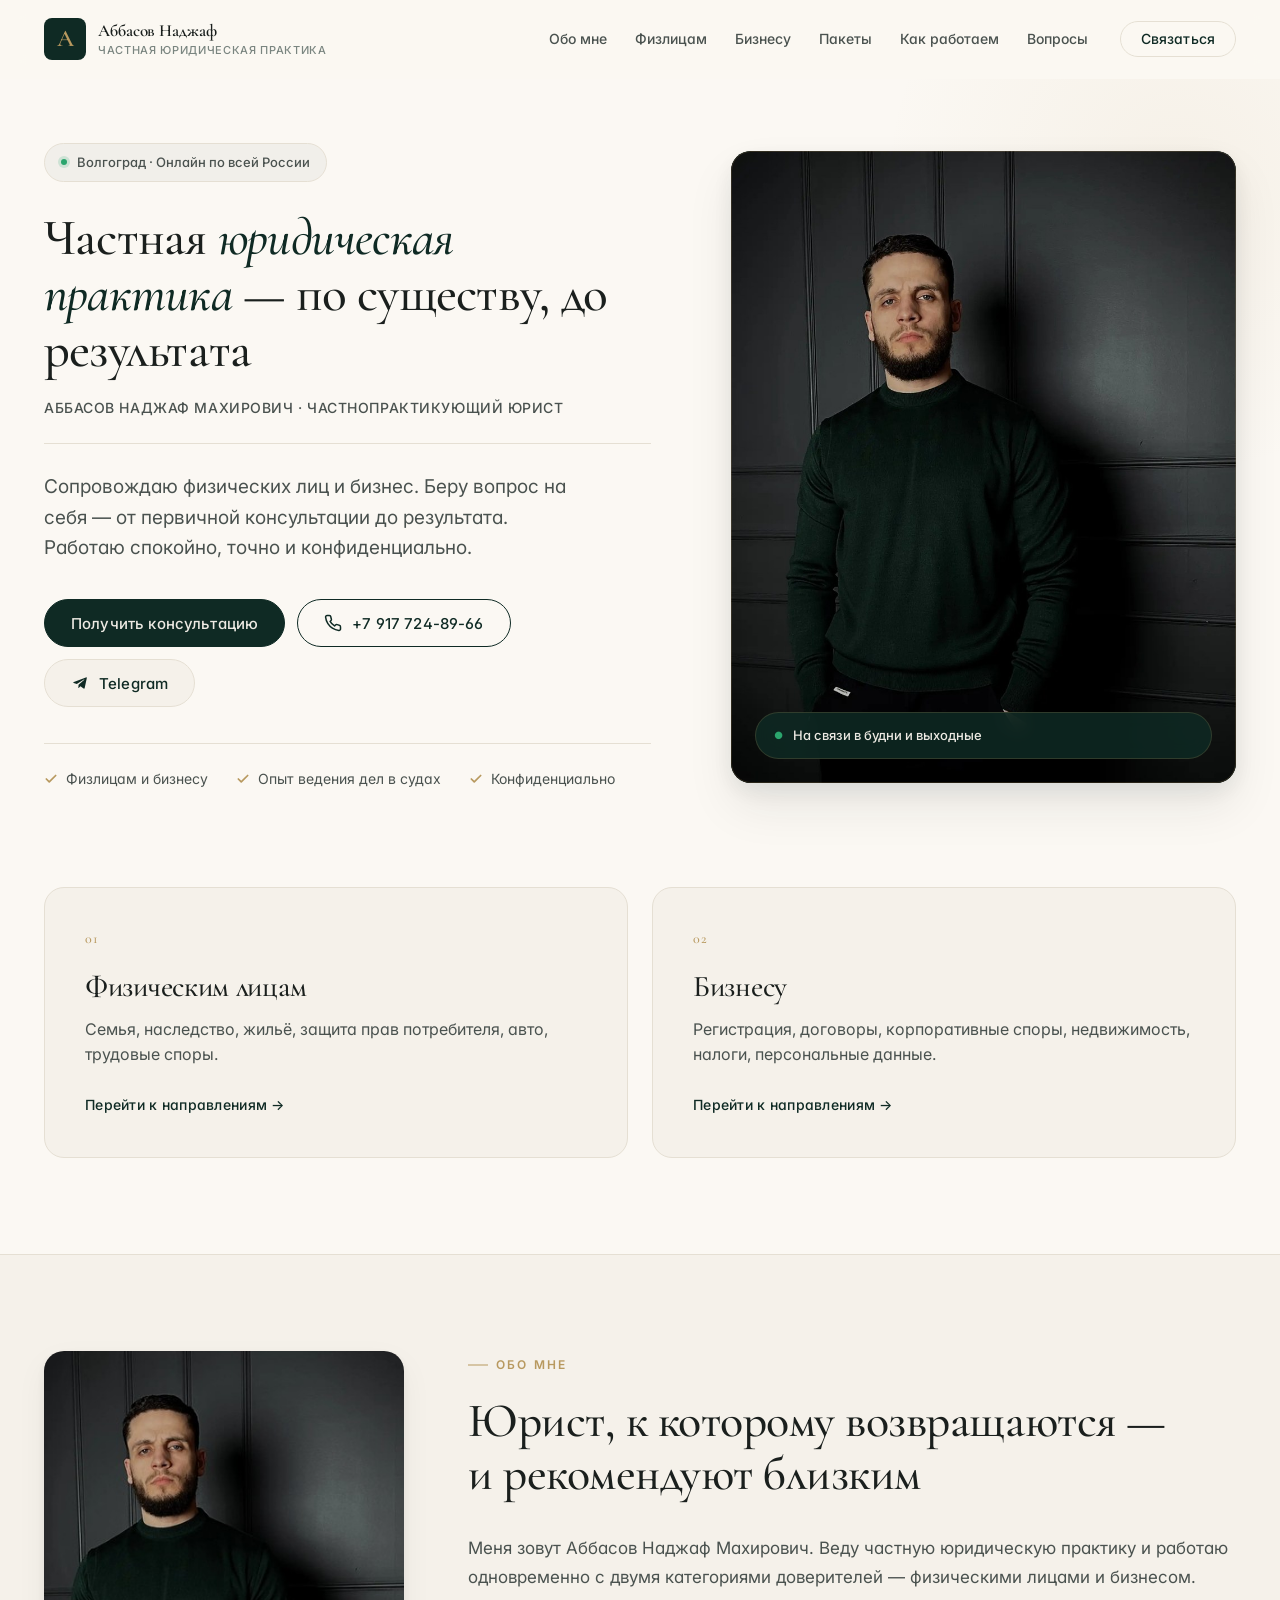
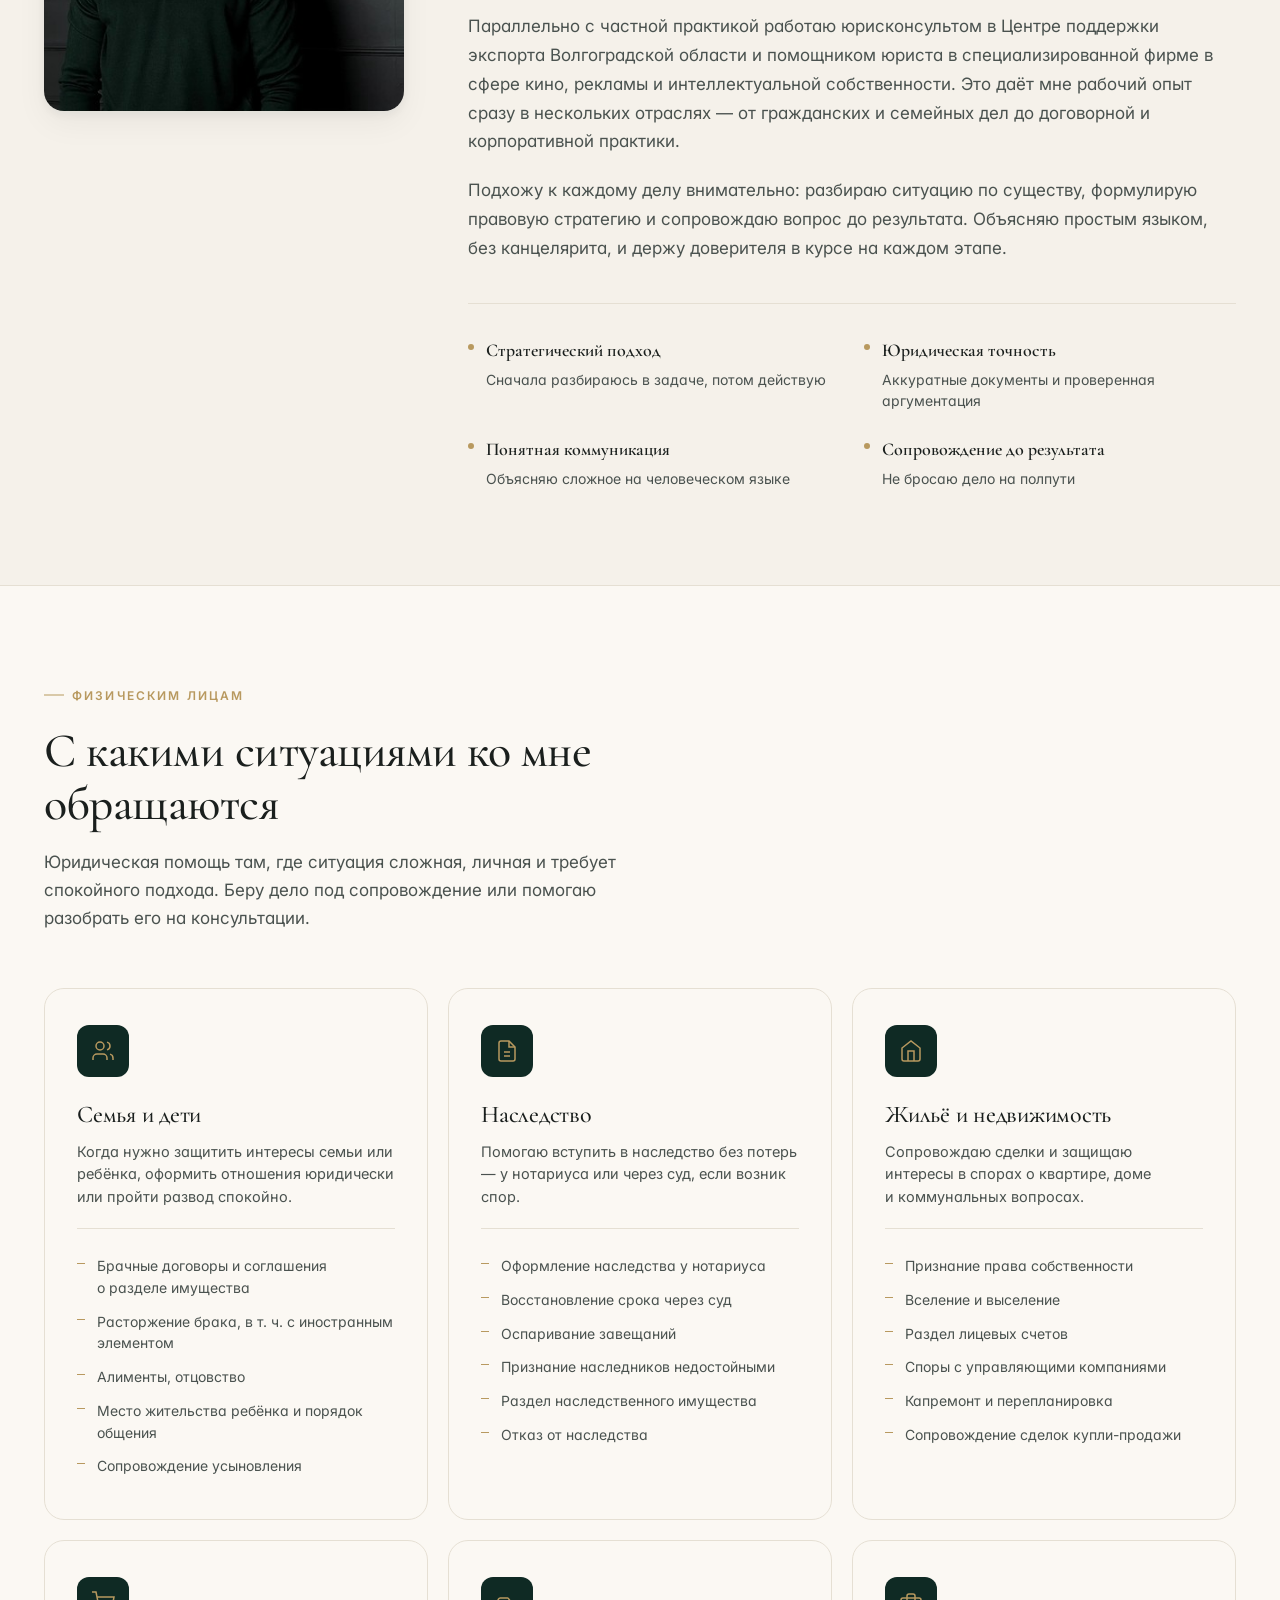
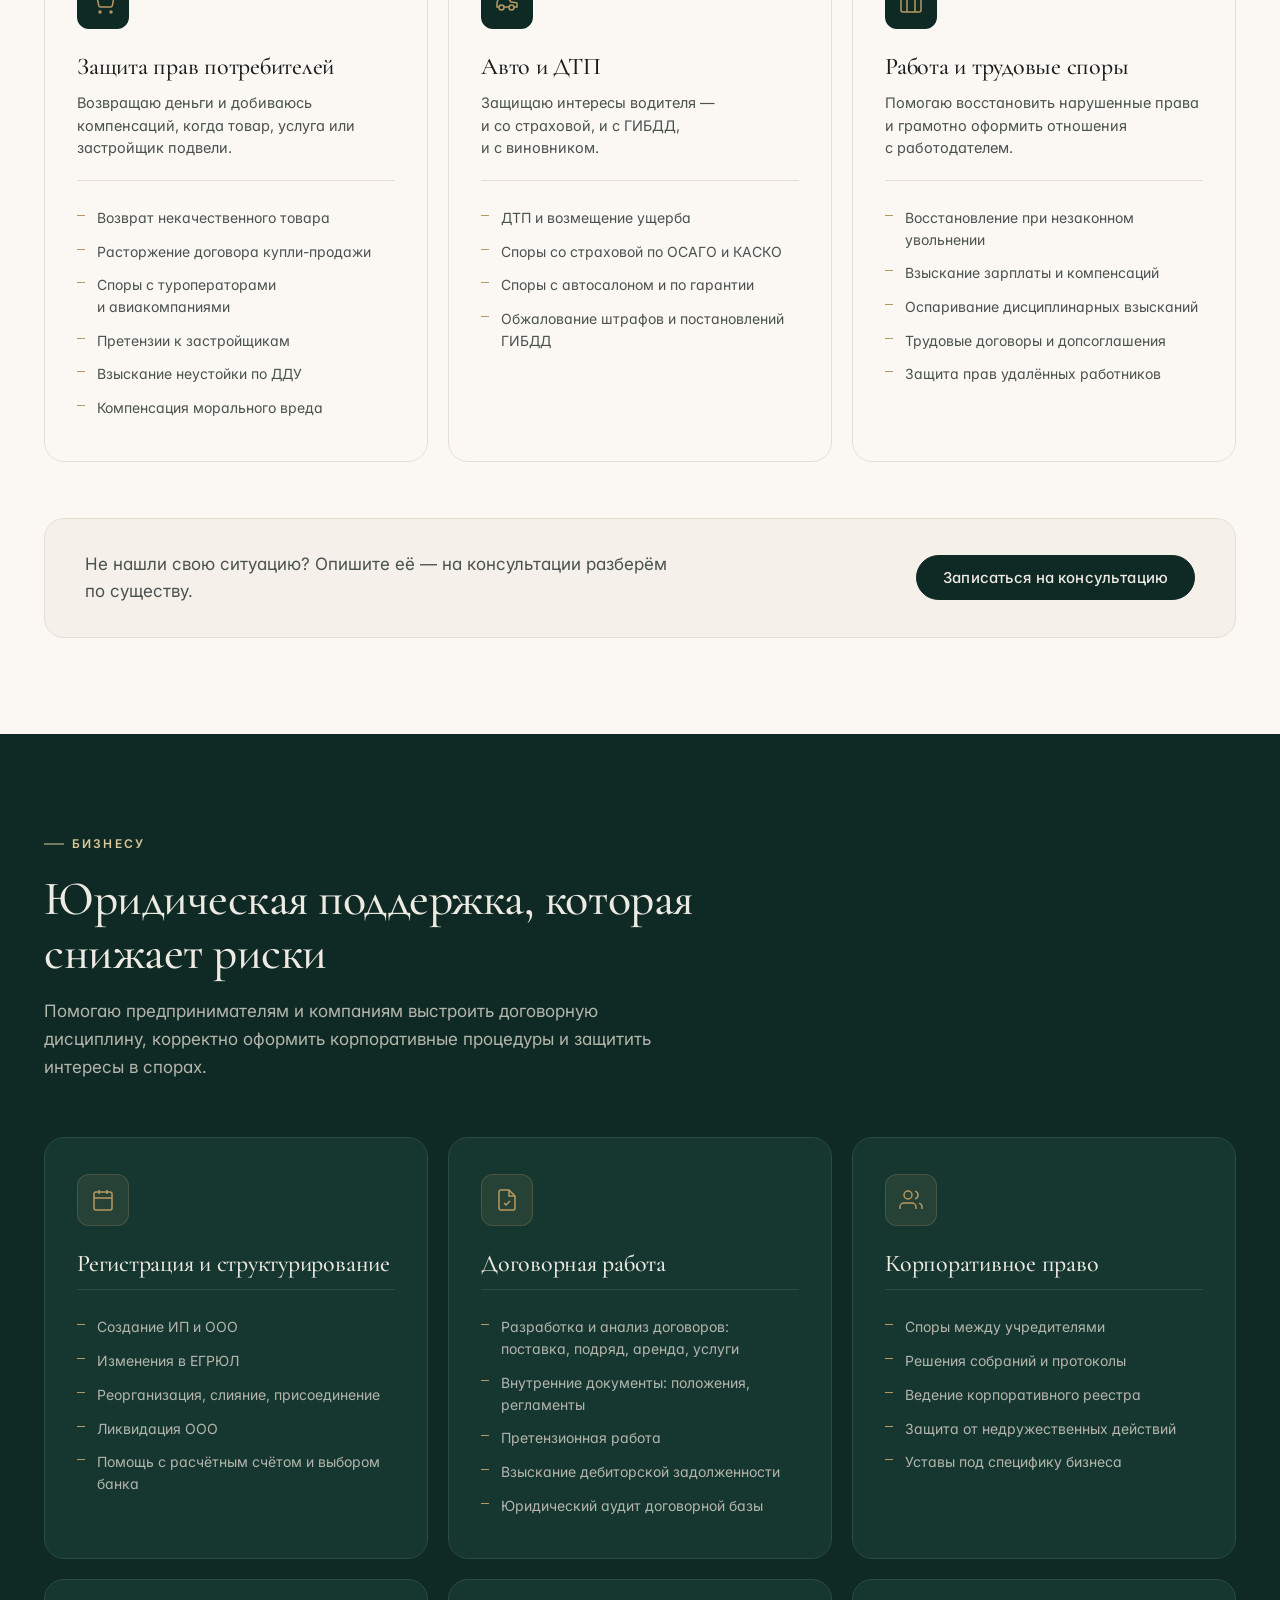
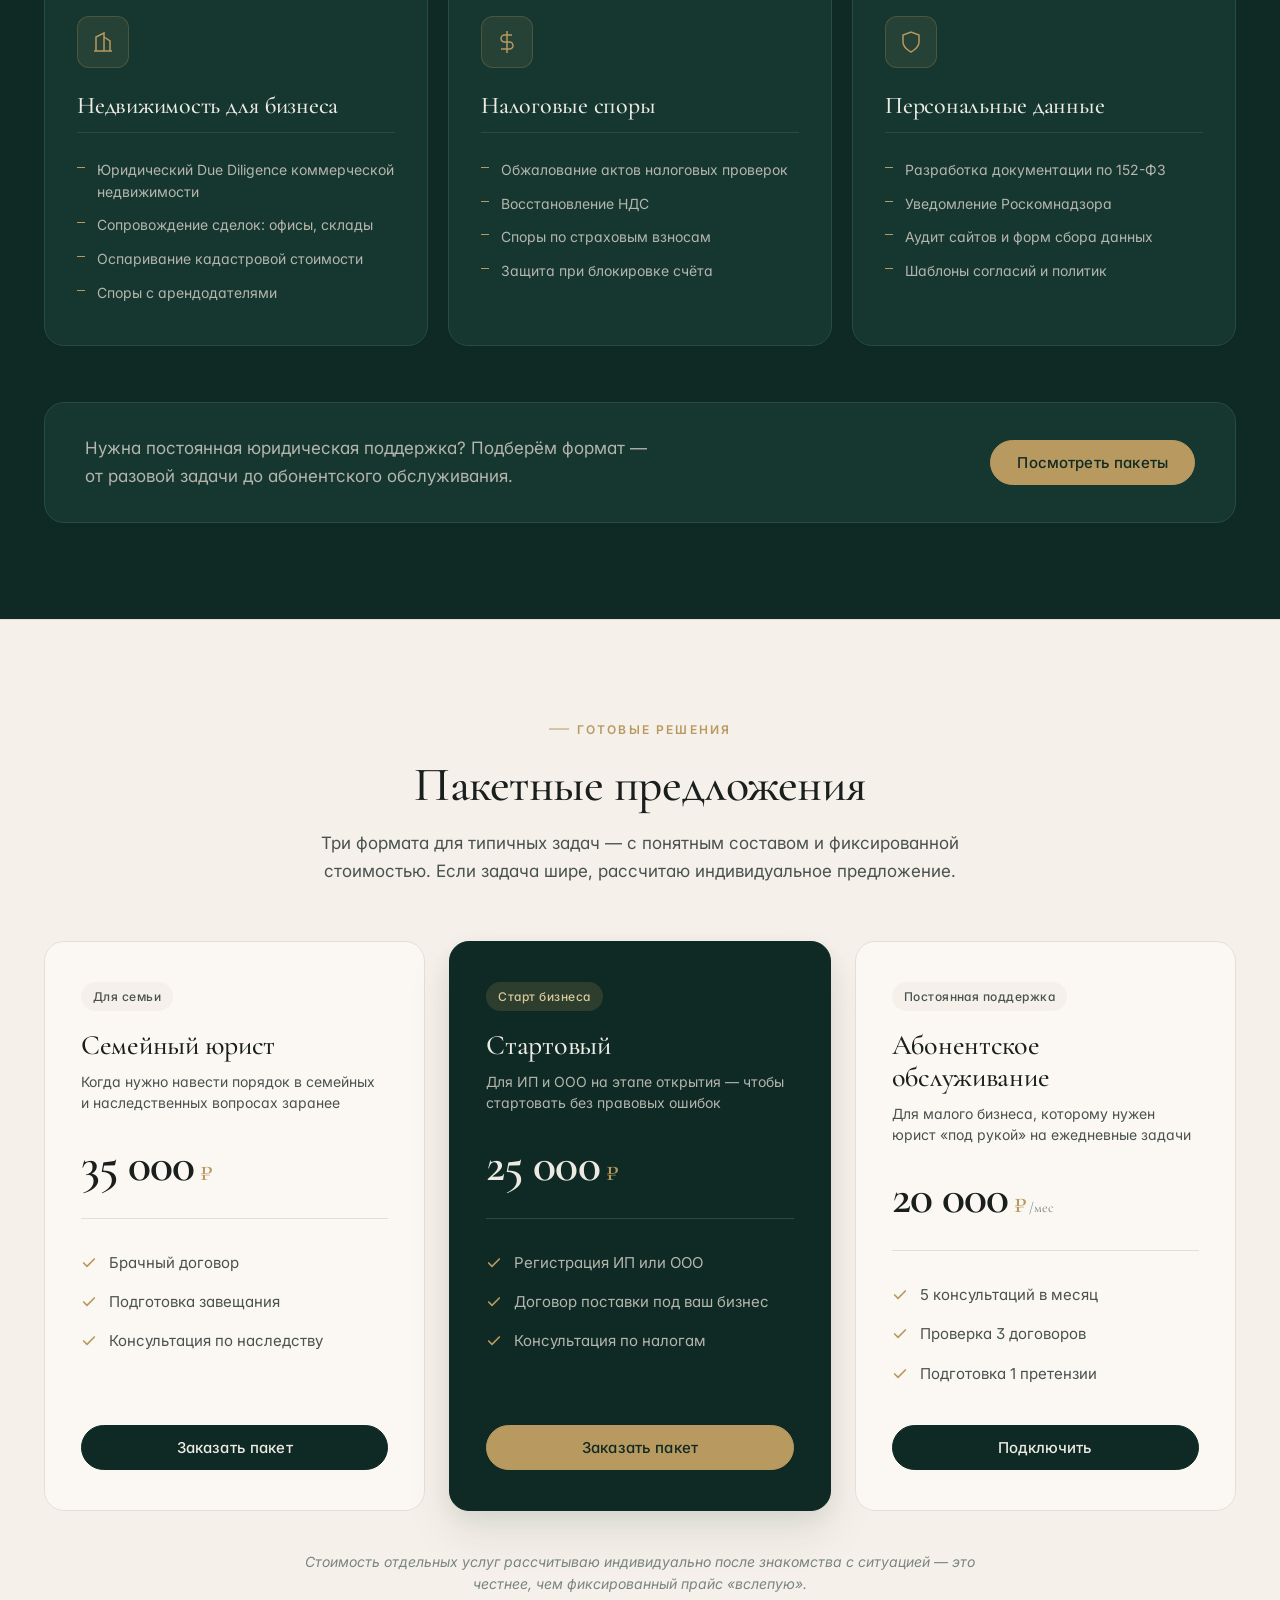
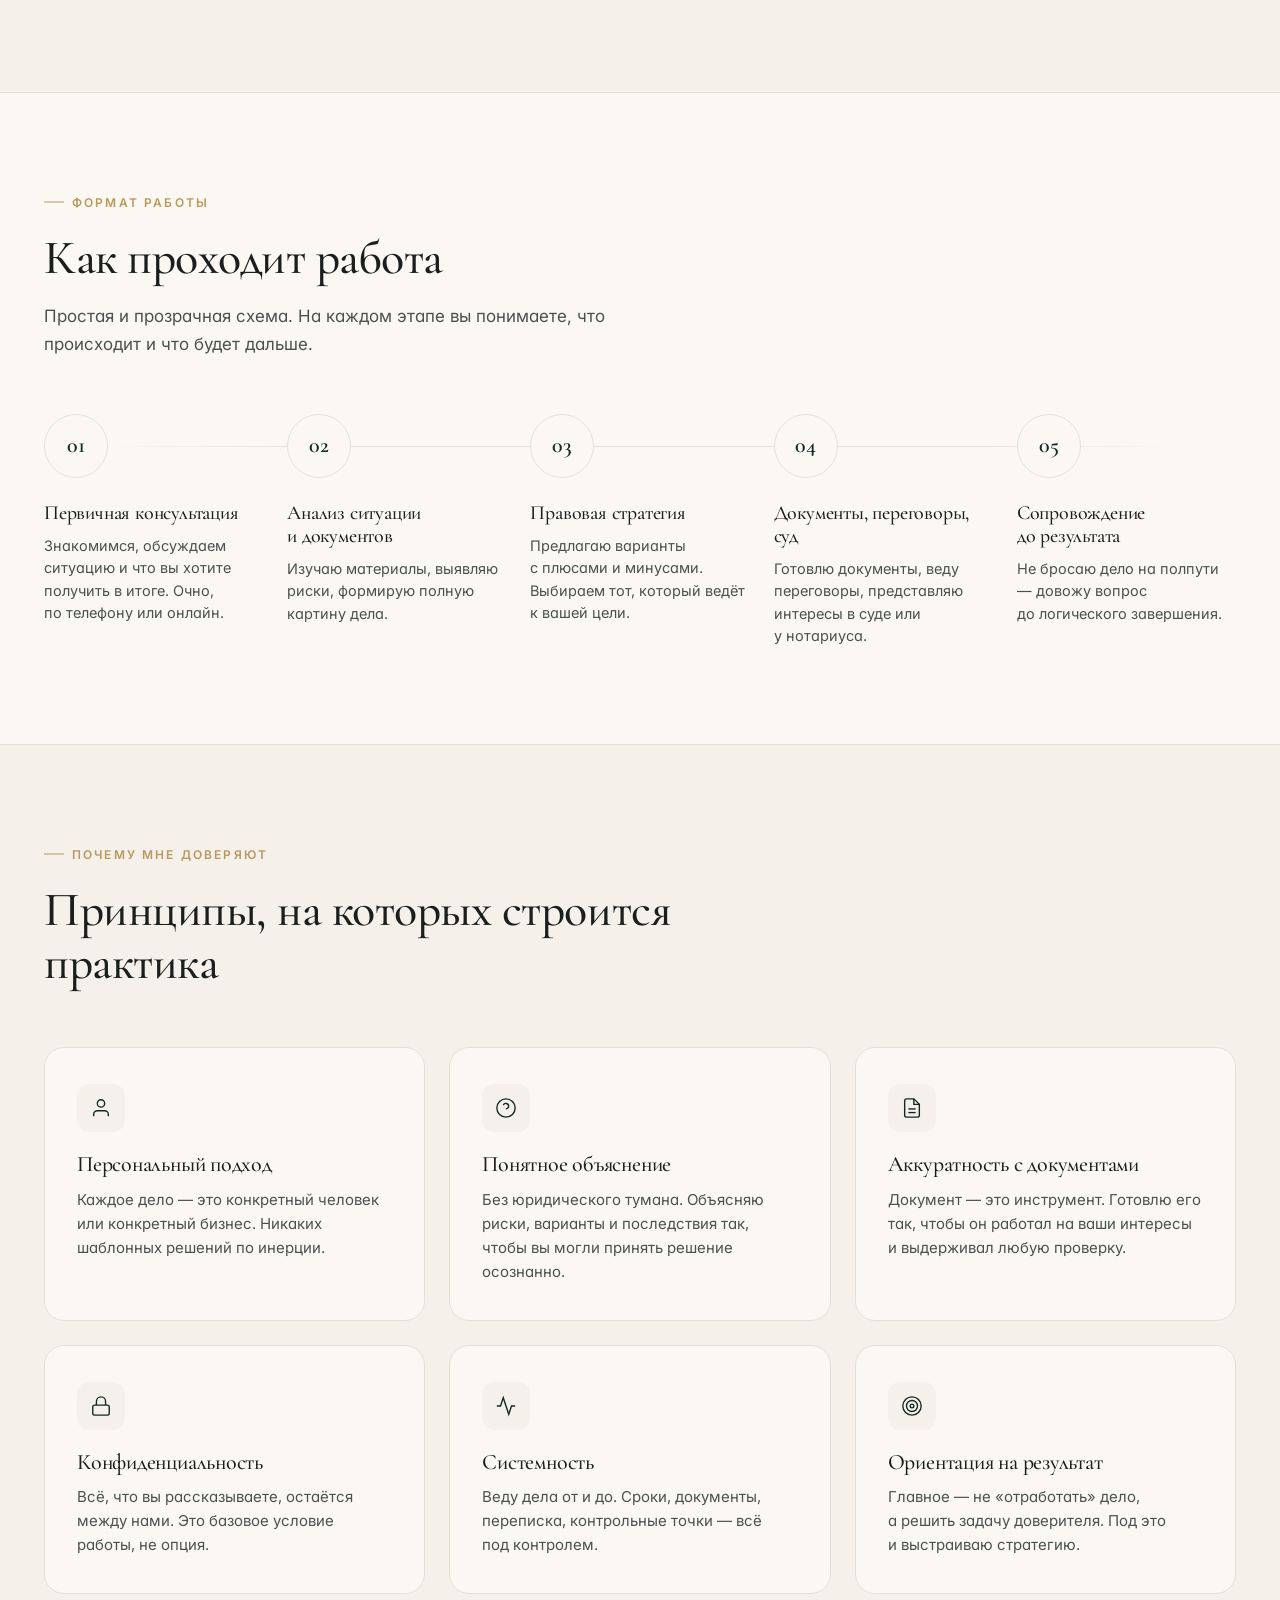
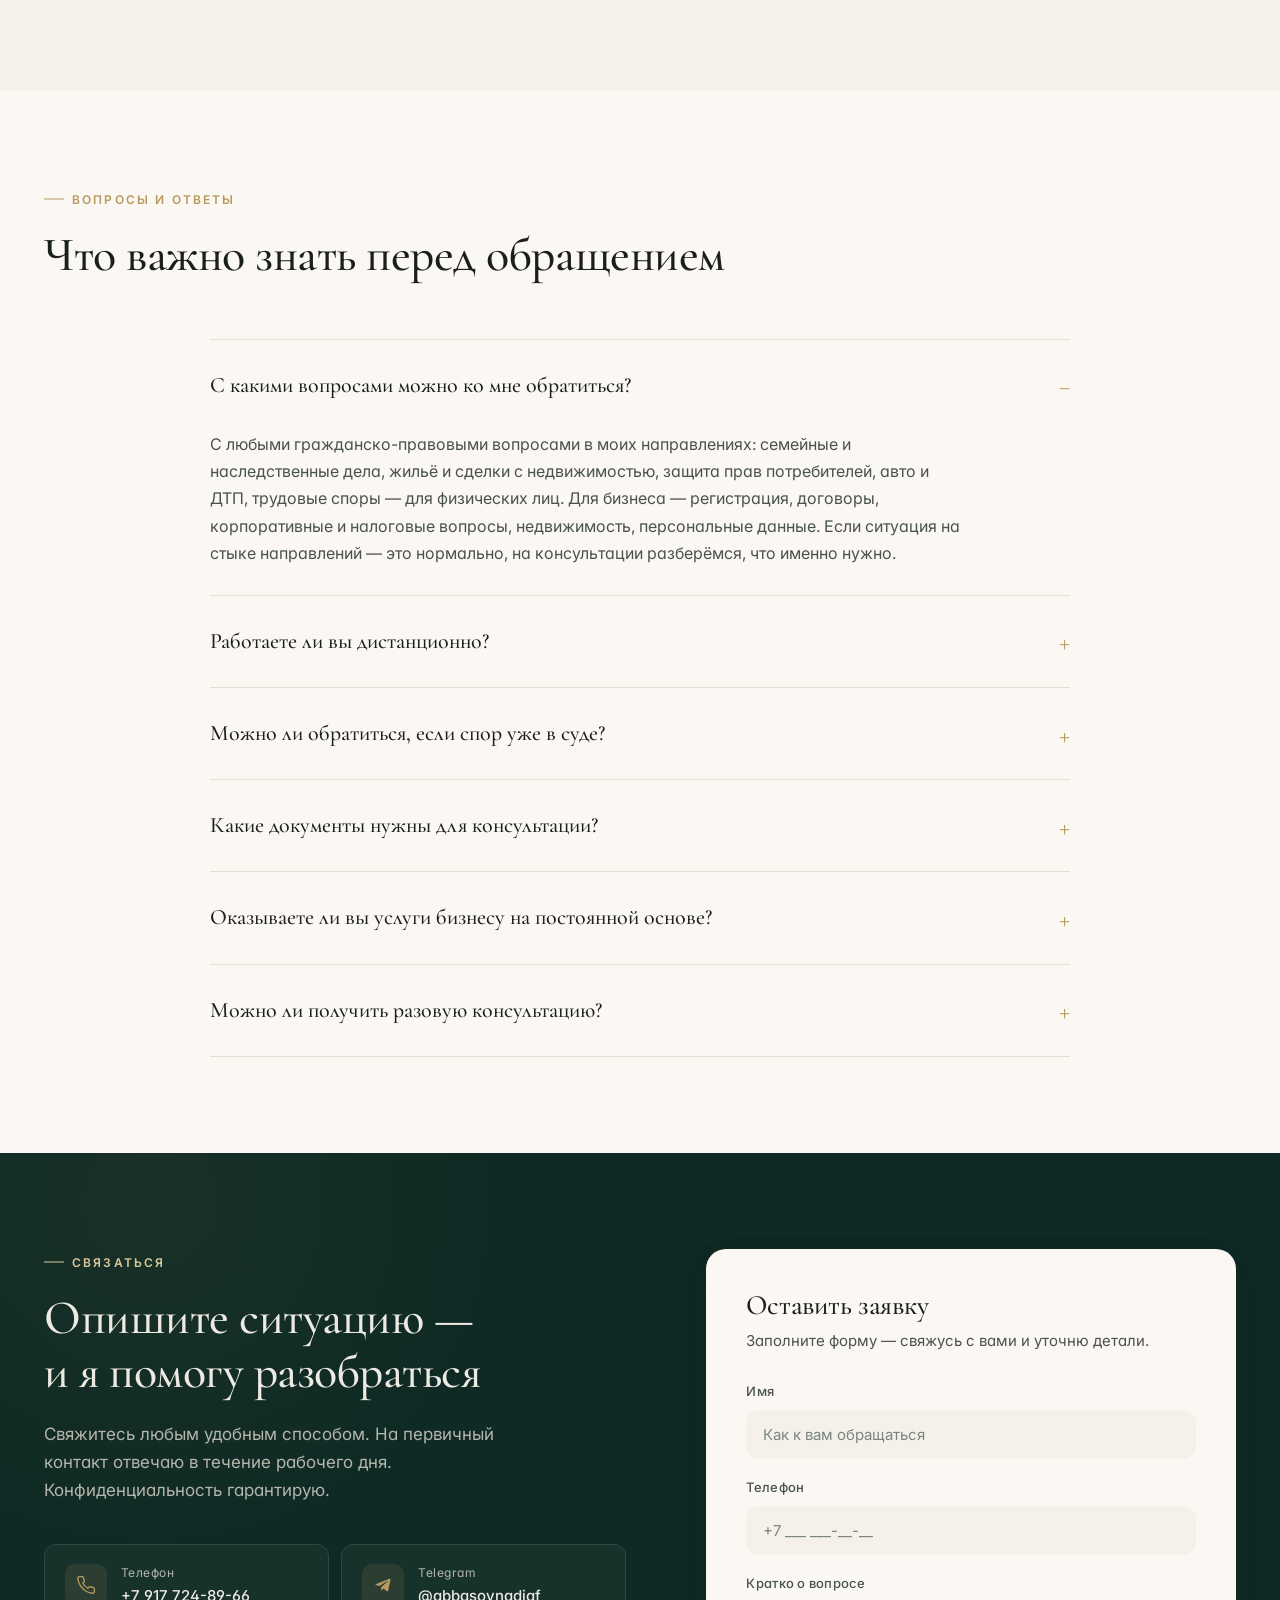
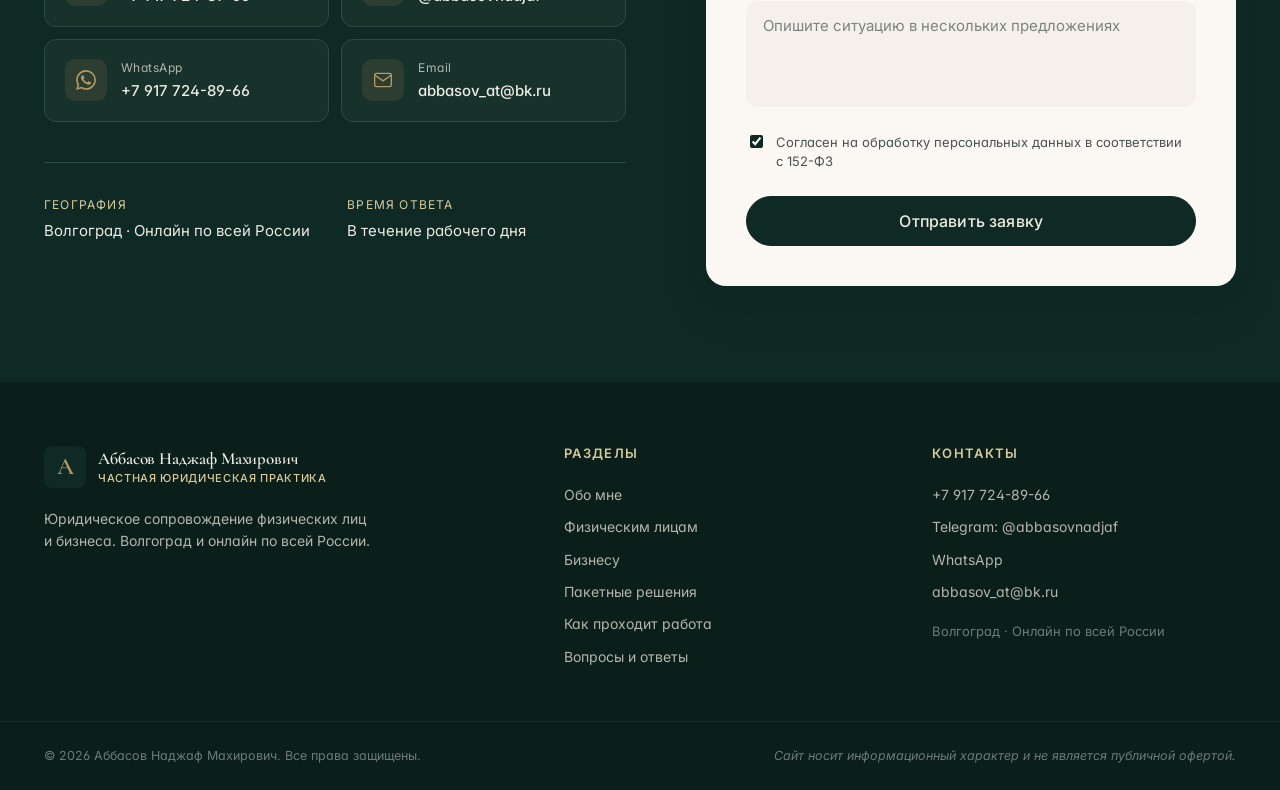
<file: Аббасов Наджаф Махирович — частнопрактикующий юрист (1)/index.html>
<!DOCTYPE html>
<html lang="ru">
<head>
  <meta charset="UTF-8" />
  <meta name="viewport" content="width=device-width, initial-scale=1.0, viewport-fit=cover" />
  <meta name="theme-color" content="#0F2A24" />

  <title>Аббасов Наджаф Махирович — частнопрактикующий юрист | Волгоград и онлайн по всей России</title>
  <meta name="description" content="Частная юридическая практика. Сопровождение физических лиц и бизнеса: семейные, наследственные, жилищные, трудовые споры, регистрация и договорная работа, корпоративные и налоговые вопросы. Волгоград, онлайн по всей России." />
  <meta name="keywords" content="юрист Волгоград, частный юрист, юридические услуги, семейный юрист, наследство, юрист для бизнеса, договоры, корпоративный юрист, налоговые споры, Аббасов" />
  <meta name="author" content="Аббасов Наджаф Махирович" />
  <meta name="robots" content="index, follow" />

  <!-- Open Graph -->
  <meta property="og:type" content="website" />
  <meta property="og:locale" content="ru_RU" />
  <meta property="og:title" content="Аббасов Наджаф Махирович — частнопрактикующий юрист" />
  <meta property="og:description" content="Юридическое сопровождение физических лиц и бизнеса. Волгоград и онлайн по всей России." />
  <meta property="og:image" content="assets/portrait-hero.jpg" />
  <meta property="og:image:width" content="900" />
  <meta property="og:image:height" content="1125" />

  <!-- Twitter -->
  <meta name="twitter:card" content="summary_large_image" />
  <meta name="twitter:title" content="Аббасов Наджаф Махирович — частнопрактикующий юрист" />
  <meta name="twitter:description" content="Юридическое сопровождение физических лиц и бизнеса. Волгоград и онлайн по всей России." />
  <meta name="twitter:image" content="assets/portrait-hero.jpg" />

  <!-- Шрифты: серифный для заголовков, гротеск для текста -->
  <link rel="preconnect" href="https://fonts.googleapis.com" />
  <link rel="preconnect" href="https://fonts.gstatic.com" crossorigin />
  <link href="https://fonts.googleapis.com/css2?family=Cormorant+Garamond:wght@400;500;600;700&family=Inter:wght@300;400;500;600;700&display=swap" rel="stylesheet" />

  <link rel="stylesheet" href="styles.css" />

  <!-- Favicon (data URI: золотая монограмма А на тёмном фоне) -->
  <link rel="icon" href="data:image/svg+xml,%3Csvg xmlns='http://www.w3.org/2000/svg' viewBox='0 0 64 64'%3E%3Crect width='64' height='64' rx='12' fill='%230F2A24'/%3E%3Ctext x='32' y='44' font-family='Georgia,serif' font-size='38' font-weight='600' text-anchor='middle' fill='%23B8A77A'%3EА%3C/text%3E%3C/svg%3E" />

  <!-- JSON-LD: Профессиональная услуга -->
  <script type="application/ld+json">
  {
    "@context": "https://schema.org",
    "@type": "LegalService",
    "name": "Аббасов Наджаф Махирович — частнопрактикующий юрист",
    "description": "Частная юридическая практика. Сопровождение физических лиц и бизнеса.",
    "telephone": "+7-917-724-89-66",
    "email": "abbasov_at@bk.ru",
    "areaServed": ["Волгоград", "Россия"],
    "address": {
      "@type": "PostalAddress",
      "addressLocality": "Волгоград",
      "addressCountry": "RU"
    },
    "availableLanguage": ["ru"]
  }
  </script>
</head>
<body>

<!-- ШАПКА -->
<header class="site-header" id="top">
  <div class="container header-inner">
    <a href="#top" class="logo">
      <span class="logo-mark">А</span>
      <span class="logo-text">
        <span class="logo-name">Аббасов Наджаф</span>
        <span class="logo-sub">Частная юридическая практика</span>
      </span>
    </a>

    <nav class="main-nav" aria-label="Основная навигация">
      <a href="#about">Обо мне</a>
      <a href="#private">Физлицам</a>
      <a href="#business">Бизнесу</a>
      <a href="#packages">Пакеты</a>
      <a href="#process">Как работаем</a>
      <a href="#faq">Вопросы</a>
    </nav>

    <a href="#contact" class="btn btn-ghost btn-header">Связаться</a>

    <button class="burger" aria-label="Открыть меню" aria-expanded="false">
      <span></span><span></span><span></span>
    </button>
  </div>
</header>

<!-- ПЕРВЫЙ ЭКРАН -->
<section class="hero">
  <div class="container hero-grid">
    <div class="hero-content">
      <div class="eyebrow">
        <span class="eyebrow-dot"></span>
        Волгоград · Онлайн по всей России
      </div>

      <h1 class="hero-title">
        Частная <span class="accent">юридическая практика</span> — по существу, до результата
      </h1>
      <p class="hero-attribution">Аббасов Наджаф Махирович · частнопрактикующий юрист</p>

      <p class="hero-lead">
        Сопровождаю физических лиц и бизнес. Беру вопрос на себя — от первичной консультации до результата. Работаю спокойно, точно и конфиденциально.
      </p>

      <div class="hero-cta">
        <a href="#contact" class="btn btn-primary">Получить консультацию</a>
        <a href="tel:+79177248966" class="btn btn-secondary">
          <svg width="18" height="18" viewBox="0 0 24 24" fill="none" stroke="currentColor" stroke-width="2" stroke-linecap="round" stroke-linejoin="round" aria-hidden="true"><path d="M22 16.92v3a2 2 0 0 1-2.18 2 19.79 19.79 0 0 1-8.63-3.07 19.5 19.5 0 0 1-6-6 19.79 19.79 0 0 1-3.07-8.67A2 2 0 0 1 4.11 2h3a2 2 0 0 1 2 1.72 12.84 12.84 0 0 0 .7 2.81 2 2 0 0 1-.45 2.11L8.09 9.91a16 16 0 0 0 6 6l1.27-1.27a2 2 0 0 1 2.11-.45 12.84 12.84 0 0 0 2.81.7A2 2 0 0 1 22 16.92z"/></svg>
          +7 917 724-89-66
        </a>
        <a href="https://t.me/abbasovnadjaf" target="_blank" rel="noopener" class="btn btn-tertiary">
          <svg width="18" height="18" viewBox="0 0 24 24" fill="currentColor" aria-hidden="true"><path d="M9.78 18.65l.28-4.23 7.68-6.92c.34-.31-.07-.46-.52-.19L7.74 13.3 3.64 12c-.88-.25-.89-.86.2-1.3l15.97-6.16c.73-.33 1.43.18 1.15 1.3l-2.72 12.81c-.19.91-.74 1.13-1.5.71L12.6 16.3l-1.99 1.93c-.23.23-.42.42-.83.42z"/></svg>
          Telegram
        </a>
      </div>

      <ul class="trust-line">
        <li>Физлицам и бизнесу</li>
        <li>Опыт ведения дел в судах</li>
        <li>Конфиденциально</li>
      </ul>
    </div>

    <div class="hero-photo">
      <div class="photo-frame">
        <img src="assets/portrait-hero.jpg" alt="Аббасов Наджаф Махирович, частнопрактикующий юрист" loading="eager" />
        <div class="photo-badge">
          <span class="photo-badge-mark">●</span>
          На связи в&nbsp;будни и&nbsp;выходные
        </div>
      </div>
    </div>
  </div>
</section>

<!-- БЛОК «КОМУ ПОМОГАЮ» (быстрая навигация) -->
<section class="audience">
  <div class="container audience-grid">
    <a href="#private" class="audience-card">
      <div class="audience-num">01</div>
      <h3>Физическим лицам</h3>
      <p>Семья, наследство, жильё, защита прав потребителя, авто, трудовые споры.</p>
      <span class="audience-link">Перейти к направлениям →</span>
    </a>
    <a href="#business" class="audience-card">
      <div class="audience-num">02</div>
      <h3>Бизнесу</h3>
      <p>Регистрация, договоры, корпоративные споры, недвижимость, налоги, персональные данные.</p>
      <span class="audience-link">Перейти к направлениям →</span>
    </a>
  </div>
</section>

<!-- ОБО МНЕ -->
<section class="about" id="about">
  <div class="container about-grid">
    <div class="about-photo">
      <img src="assets/portrait-avatar.jpg" alt="Аббасов Наджаф Махирович" loading="lazy" />
    </div>
    <div class="about-content">
      <span class="section-eyebrow">Обо мне</span>
      <h2 class="section-title">Юрист, к&nbsp;которому&nbsp;возвращаются&nbsp;— и&nbsp;рекомендуют&nbsp;близким</h2>

      <div class="about-text">
        <p>
          Меня зовут Аббасов Наджаф Махирович. Веду частную юридическую практику и работаю одновременно с двумя категориями доверителей — физическими лицами и бизнесом.
        </p>
        <p>
          Параллельно с частной практикой работаю юрисконсультом в Центре поддержки экспорта Волгоградской области и помощником юриста в специализированной фирме в сфере кино, рекламы и интеллектуальной собственности. Это даёт мне рабочий опыт сразу в нескольких отраслях — от гражданских и семейных дел до договорной и корпоративной практики.
        </p>
        <p>
          Подхожу к каждому делу внимательно: разбираю ситуацию по существу, формулирую правовую стратегию и сопровождаю вопрос до результата. Объясняю простым языком, без канцелярита, и держу доверителя в курсе на каждом этапе.
        </p>
      </div>

      <ul class="about-points">
        <li><strong>Стратегический подход</strong><span>Сначала разбираюсь в задаче, потом действую</span></li>
        <li><strong>Юридическая точность</strong><span>Аккуратные документы и проверенная аргументация</span></li>
        <li><strong>Понятная коммуникация</strong><span>Объясняю сложное на человеческом языке</span></li>
        <li><strong>Сопровождение до результата</strong><span>Не бросаю дело на полпути</span></li>
      </ul>
    </div>
  </div>
</section>

<!-- УСЛУГИ ДЛЯ ФИЗЛИЦ -->
<section class="services services-private" id="private">
  <div class="container">
    <div class="section-head">
      <span class="section-eyebrow">Физическим лицам</span>
      <h2 class="section-title">С&nbsp;какими ситуациями ко&nbsp;мне обращаются</h2>
      <p class="section-lead">
        Юридическая помощь там, где ситуация сложная, личная и требует спокойного подхода. Беру дело под сопровождение или помогаю разобрать его на консультации.
      </p>
    </div>

    <div class="cards-grid">

      <article class="service-card">
        <div class="service-icon" aria-hidden="true">
          <svg viewBox="0 0 24 24" fill="none" stroke="currentColor" stroke-width="1.5"><path d="M16 21v-2a4 4 0 0 0-4-4H6a4 4 0 0 0-4 4v2"/><circle cx="9" cy="7" r="4"/><path d="M22 21v-2a4 4 0 0 0-3-3.87"/><path d="M16 3.13a4 4 0 0 1 0 7.75"/></svg>
        </div>
        <h3>Семья и&nbsp;дети</h3>
        <p class="service-desc">Когда нужно защитить интересы семьи или ребёнка, оформить отношения юридически или пройти развод спокойно.</p>
        <ul>
          <li>Брачные договоры и&nbsp;соглашения о&nbsp;разделе имущества</li>
          <li>Расторжение брака, в&nbsp;т.&nbsp;ч. с&nbsp;иностранным элементом</li>
          <li>Алименты, отцовство</li>
          <li>Место жительства ребёнка и&nbsp;порядок общения</li>
          <li>Сопровождение усыновления</li>
        </ul>
      </article>

      <article class="service-card">
        <div class="service-icon" aria-hidden="true">
          <svg viewBox="0 0 24 24" fill="none" stroke="currentColor" stroke-width="1.5"><path d="M14 2H6a2 2 0 0 0-2 2v16a2 2 0 0 0 2 2h12a2 2 0 0 0 2-2V8z"/><polyline points="14 2 14 8 20 8"/><line x1="9" y1="13" x2="15" y2="13"/><line x1="9" y1="17" x2="15" y2="17"/></svg>
        </div>
        <h3>Наследство</h3>
        <p class="service-desc">Помогаю вступить в&nbsp;наследство без потерь — у&nbsp;нотариуса или через суд, если возник спор.</p>
        <ul>
          <li>Оформление наследства у&nbsp;нотариуса</li>
          <li>Восстановление срока через суд</li>
          <li>Оспаривание завещаний</li>
          <li>Признание наследников недостойными</li>
          <li>Раздел наследственного имущества</li>
          <li>Отказ от&nbsp;наследства</li>
        </ul>
      </article>

      <article class="service-card">
        <div class="service-icon" aria-hidden="true">
          <svg viewBox="0 0 24 24" fill="none" stroke="currentColor" stroke-width="1.5"><path d="M3 9l9-7 9 7v11a2 2 0 0 1-2 2H5a2 2 0 0 1-2-2z"/><polyline points="9 22 9 12 15 12 15 22"/></svg>
        </div>
        <h3>Жильё и&nbsp;недвижимость</h3>
        <p class="service-desc">Сопровождаю сделки и&nbsp;защищаю интересы в&nbsp;спорах о&nbsp;квартире, доме и&nbsp;коммунальных вопросах.</p>
        <ul>
          <li>Признание права собственности</li>
          <li>Вселение и&nbsp;выселение</li>
          <li>Раздел лицевых счетов</li>
          <li>Споры с&nbsp;управляющими компаниями</li>
          <li>Капремонт и&nbsp;перепланировка</li>
          <li>Сопровождение сделок купли-продажи</li>
        </ul>
      </article>

      <article class="service-card">
        <div class="service-icon" aria-hidden="true">
          <svg viewBox="0 0 24 24" fill="none" stroke="currentColor" stroke-width="1.5"><circle cx="9" cy="21" r="1"/><circle cx="20" cy="21" r="1"/><path d="M1 1h4l2.68 13.39a2 2 0 0 0 2 1.61h9.72a2 2 0 0 0 2-1.61L23 6H6"/></svg>
        </div>
        <h3>Защита прав потребителей</h3>
        <p class="service-desc">Возвращаю деньги и&nbsp;добиваюсь компенсаций, когда товар, услуга или застройщик подвели.</p>
        <ul>
          <li>Возврат некачественного товара</li>
          <li>Расторжение договора купли-продажи</li>
          <li>Споры с&nbsp;туроператорами и&nbsp;авиакомпаниями</li>
          <li>Претензии к&nbsp;застройщикам</li>
          <li>Взыскание неустойки по&nbsp;ДДУ</li>
          <li>Компенсация морального вреда</li>
        </ul>
      </article>

      <article class="service-card">
        <div class="service-icon" aria-hidden="true">
          <svg viewBox="0 0 24 24" fill="none" stroke="currentColor" stroke-width="1.5"><path d="M14 16H9m10 0h3v-3.15a1 1 0 0 0-.84-.99L16 11l-2.7-3.6a1 1 0 0 0-.8-.4H5.24a2 2 0 0 0-1.8 1.1l-.8 1.63A6 6 0 0 0 2 12.42V16h2"/><circle cx="6.5" cy="16.5" r="2.5"/><circle cx="16.5" cy="16.5" r="2.5"/></svg>
        </div>
        <h3>Авто и&nbsp;ДТП</h3>
        <p class="service-desc">Защищаю интересы водителя — и&nbsp;со&nbsp;страховой, и&nbsp;с&nbsp;ГИБДД, и&nbsp;с&nbsp;виновником.</p>
        <ul>
          <li>ДТП и&nbsp;возмещение ущерба</li>
          <li>Споры со&nbsp;страховой по&nbsp;ОСАГО и&nbsp;КАСКО</li>
          <li>Споры с&nbsp;автосалоном и&nbsp;по&nbsp;гарантии</li>
          <li>Обжалование штрафов и&nbsp;постановлений ГИБДД</li>
        </ul>
      </article>

      <article class="service-card">
        <div class="service-icon" aria-hidden="true">
          <svg viewBox="0 0 24 24" fill="none" stroke="currentColor" stroke-width="1.5"><rect x="2" y="7" width="20" height="14" rx="2" ry="2"/><path d="M16 21V5a2 2 0 0 0-2-2h-4a2 2 0 0 0-2 2v16"/></svg>
        </div>
        <h3>Работа и&nbsp;трудовые споры</h3>
        <p class="service-desc">Помогаю восстановить нарушенные права и&nbsp;грамотно оформить отношения с&nbsp;работодателем.</p>
        <ul>
          <li>Восстановление при&nbsp;незаконном увольнении</li>
          <li>Взыскание зарплаты и&nbsp;компенсаций</li>
          <li>Оспаривание дисциплинарных взысканий</li>
          <li>Трудовые договоры и&nbsp;допсоглашения</li>
          <li>Защита прав удалённых работников</li>
        </ul>
      </article>

    </div>

    <div class="services-cta">
      <p>Не нашли свою ситуацию? Опишите её — на консультации разберём по существу.</p>
      <a href="#contact" class="btn btn-primary">Записаться на консультацию</a>
    </div>
  </div>
</section>

<!-- УСЛУГИ ДЛЯ БИЗНЕСА -->
<section class="services services-business" id="business">
  <div class="container">
    <div class="section-head">
      <span class="section-eyebrow">Бизнесу</span>
      <h2 class="section-title">Юридическая поддержка, которая снижает&nbsp;риски</h2>
      <p class="section-lead">
        Помогаю предпринимателям и компаниям выстроить договорную дисциплину, корректно оформить корпоративные процедуры и защитить интересы в спорах.
      </p>
    </div>

    <div class="cards-grid">

      <article class="service-card service-card-business">
        <div class="service-icon" aria-hidden="true">
          <svg viewBox="0 0 24 24" fill="none" stroke="currentColor" stroke-width="1.5"><rect x="3" y="4" width="18" height="18" rx="2" ry="2"/><line x1="16" y1="2" x2="16" y2="6"/><line x1="8" y1="2" x2="8" y2="6"/><line x1="3" y1="10" x2="21" y2="10"/></svg>
        </div>
        <h3>Регистрация и&nbsp;структурирование</h3>
        <ul>
          <li>Создание ИП и&nbsp;ООО</li>
          <li>Изменения в&nbsp;ЕГРЮЛ</li>
          <li>Реорганизация, слияние, присоединение</li>
          <li>Ликвидация ООО</li>
          <li>Помощь с&nbsp;расчётным счётом и&nbsp;выбором банка</li>
        </ul>
      </article>

      <article class="service-card service-card-business">
        <div class="service-icon" aria-hidden="true">
          <svg viewBox="0 0 24 24" fill="none" stroke="currentColor" stroke-width="1.5"><path d="M14 2H6a2 2 0 0 0-2 2v16a2 2 0 0 0 2 2h12a2 2 0 0 0 2-2V8z"/><polyline points="14 2 14 8 20 8"/><path d="M9 15l2 2 4-4"/></svg>
        </div>
        <h3>Договорная работа</h3>
        <ul>
          <li>Разработка и&nbsp;анализ договоров: поставка, подряд, аренда, услуги</li>
          <li>Внутренние документы: положения, регламенты</li>
          <li>Претензионная работа</li>
          <li>Взыскание дебиторской задолженности</li>
          <li>Юридический аудит договорной базы</li>
        </ul>
      </article>

      <article class="service-card service-card-business">
        <div class="service-icon" aria-hidden="true">
          <svg viewBox="0 0 24 24" fill="none" stroke="currentColor" stroke-width="1.5"><path d="M17 21v-2a4 4 0 0 0-4-4H5a4 4 0 0 0-4 4v2"/><circle cx="9" cy="7" r="4"/><path d="M23 21v-2a4 4 0 0 0-3-3.87"/><path d="M16 3.13a4 4 0 0 1 0 7.75"/></svg>
        </div>
        <h3>Корпоративное право</h3>
        <ul>
          <li>Споры между учредителями</li>
          <li>Решения собраний и&nbsp;протоколы</li>
          <li>Ведение корпоративного реестра</li>
          <li>Защита от&nbsp;недружественных действий</li>
          <li>Уставы под&nbsp;специфику бизнеса</li>
        </ul>
      </article>

      <article class="service-card service-card-business">
        <div class="service-icon" aria-hidden="true">
          <svg viewBox="0 0 24 24" fill="none" stroke="currentColor" stroke-width="1.5"><path d="M3 21h18"/><path d="M5 21V7l8-4v18"/><path d="M19 21V11l-6-4"/><line x1="9" y1="9" x2="9" y2="9.01"/><line x1="9" y1="12" x2="9" y2="12.01"/><line x1="9" y1="15" x2="9" y2="15.01"/><line x1="9" y1="18" x2="9" y2="18.01"/></svg>
        </div>
        <h3>Недвижимость для&nbsp;бизнеса</h3>
        <ul>
          <li>Юридический Due Diligence коммерческой недвижимости</li>
          <li>Сопровождение сделок: офисы, склады</li>
          <li>Оспаривание кадастровой стоимости</li>
          <li>Споры с&nbsp;арендодателями</li>
        </ul>
      </article>

      <article class="service-card service-card-business">
        <div class="service-icon" aria-hidden="true">
          <svg viewBox="0 0 24 24" fill="none" stroke="currentColor" stroke-width="1.5"><line x1="12" y1="1" x2="12" y2="23"/><path d="M17 5H9.5a3.5 3.5 0 0 0 0 7h5a3.5 3.5 0 0 1 0 7H6"/></svg>
        </div>
        <h3>Налоговые споры</h3>
        <ul>
          <li>Обжалование актов налоговых проверок</li>
          <li>Восстановление НДС</li>
          <li>Споры по&nbsp;страховым взносам</li>
          <li>Защита при&nbsp;блокировке счёта</li>
        </ul>
      </article>

      <article class="service-card service-card-business">
        <div class="service-icon" aria-hidden="true">
          <svg viewBox="0 0 24 24" fill="none" stroke="currentColor" stroke-width="1.5"><path d="M12 22s8-4 8-10V5l-8-3-8 3v7c0 6 8 10 8 10z"/></svg>
        </div>
        <h3>Персональные данные</h3>
        <ul>
          <li>Разработка документации по&nbsp;152-ФЗ</li>
          <li>Уведомление Роскомнадзора</li>
          <li>Аудит сайтов и&nbsp;форм сбора данных</li>
          <li>Шаблоны согласий и&nbsp;политик</li>
        </ul>
      </article>

    </div>

    <div class="services-cta">
      <p>Нужна постоянная юридическая поддержка? Подберём формат — от&nbsp;разовой задачи до&nbsp;абонентского обслуживания.</p>
      <a href="#packages" class="btn btn-primary">Посмотреть пакеты</a>
    </div>
  </div>
</section>

<!-- ПАКЕТЫ -->
<section class="packages" id="packages">
  <div class="container">
    <div class="section-head section-head-center">
      <span class="section-eyebrow">Готовые решения</span>
      <h2 class="section-title">Пакетные предложения</h2>
      <p class="section-lead">
        Три формата для типичных задач — с&nbsp;понятным составом и&nbsp;фиксированной стоимостью. Если задача шире, рассчитаю индивидуальное предложение.
      </p>
    </div>

    <div class="package-grid">

      <article class="package-card">
        <div class="package-header">
          <span class="package-tag">Для семьи</span>
          <h3>Семейный юрист</h3>
          <p class="package-for">Когда нужно навести порядок в&nbsp;семейных и&nbsp;наследственных вопросах заранее</p>
        </div>
        <div class="package-price">
          <span class="price-num">35 000</span><span class="price-cur">₽</span>
        </div>
        <ul class="package-features">
          <li>Брачный договор</li>
          <li>Подготовка завещания</li>
          <li>Консультация по&nbsp;наследству</li>
        </ul>
        <a href="#contact" class="btn btn-primary btn-block">Заказать пакет</a>
      </article>

      <article class="package-card package-card-featured">
        <div class="package-header">
          <span class="package-tag package-tag-accent">Старт бизнеса</span>
          <h3>Стартовый</h3>
          <p class="package-for">Для ИП и&nbsp;ООО на&nbsp;этапе открытия — чтобы стартовать без правовых ошибок</p>
        </div>
        <div class="package-price">
          <span class="price-num">25 000</span><span class="price-cur">₽</span>
        </div>
        <ul class="package-features">
          <li>Регистрация ИП или&nbsp;ООО</li>
          <li>Договор поставки под&nbsp;ваш бизнес</li>
          <li>Консультация по&nbsp;налогам</li>
        </ul>
        <a href="#contact" class="btn btn-primary btn-block">Заказать пакет</a>
      </article>

      <article class="package-card">
        <div class="package-header">
          <span class="package-tag">Постоянная поддержка</span>
          <h3>Абонентское обслуживание</h3>
          <p class="package-for">Для малого бизнеса, которому нужен юрист «под рукой» на&nbsp;ежедневные задачи</p>
        </div>
        <div class="package-price">
          <span class="price-num">20 000</span><span class="price-cur">₽<small>/мес</small></span>
        </div>
        <ul class="package-features">
          <li>5&nbsp;консультаций в&nbsp;месяц</li>
          <li>Проверка 3&nbsp;договоров</li>
          <li>Подготовка 1&nbsp;претензии</li>
        </ul>
        <a href="#contact" class="btn btn-primary btn-block">Подключить</a>
      </article>

    </div>

    <p class="packages-note">Стоимость отдельных услуг рассчитываю индивидуально после знакомства с&nbsp;ситуацией — это честнее, чем фиксированный прайс «вслепую».</p>
  </div>
</section>

<!-- КАК ПРОХОДИТ РАБОТА -->
<section class="process" id="process">
  <div class="container">
    <div class="section-head">
      <span class="section-eyebrow">Формат работы</span>
      <h2 class="section-title">Как проходит работа</h2>
      <p class="section-lead">Простая и&nbsp;прозрачная схема. На&nbsp;каждом этапе вы&nbsp;понимаете, что происходит и&nbsp;что будет дальше.</p>
    </div>

    <div class="process-grid">
      <div class="process-step">
        <span class="process-num">01</span>
        <h3>Первичная консультация</h3>
        <p>Знакомимся, обсуждаем ситуацию и&nbsp;что вы&nbsp;хотите получить в&nbsp;итоге. Очно, по&nbsp;телефону или онлайн.</p>
      </div>
      <div class="process-step">
        <span class="process-num">02</span>
        <h3>Анализ ситуации и&nbsp;документов</h3>
        <p>Изучаю материалы, выявляю риски, формирую полную картину дела.</p>
      </div>
      <div class="process-step">
        <span class="process-num">03</span>
        <h3>Правовая стратегия</h3>
        <p>Предлагаю варианты с&nbsp;плюсами и&nbsp;минусами. Выбираем тот, который ведёт к&nbsp;вашей цели.</p>
      </div>
      <div class="process-step">
        <span class="process-num">04</span>
        <h3>Документы, переговоры, суд</h3>
        <p>Готовлю документы, веду переговоры, представляю интересы в&nbsp;суде или у&nbsp;нотариуса.</p>
      </div>
      <div class="process-step">
        <span class="process-num">05</span>
        <h3>Сопровождение до&nbsp;результата</h3>
        <p>Не&nbsp;бросаю дело на&nbsp;полпути — довожу вопрос до&nbsp;логического завершения.</p>
      </div>
    </div>
  </div>
</section>

<!-- ПОЧЕМУ ДОВЕРЯЮТ -->
<section class="trust">
  <div class="container">
    <div class="section-head">
      <span class="section-eyebrow">Почему мне доверяют</span>
      <h2 class="section-title">Принципы, на&nbsp;которых строится практика</h2>
    </div>

    <div class="trust-grid">
      <div class="trust-card">
        <div class="trust-icon">
          <svg viewBox="0 0 24 24" fill="none" stroke="currentColor" stroke-width="1.5"><path d="M20 21v-2a4 4 0 0 0-4-4H8a4 4 0 0 0-4 4v2"/><circle cx="12" cy="7" r="4"/></svg>
        </div>
        <h3>Персональный подход</h3>
        <p>Каждое дело — это конкретный человек или конкретный бизнес. Никаких шаблонных решений по&nbsp;инерции.</p>
      </div>
      <div class="trust-card">
        <div class="trust-icon">
          <svg viewBox="0 0 24 24" fill="none" stroke="currentColor" stroke-width="1.5"><circle cx="12" cy="12" r="10"/><path d="M9.09 9a3 3 0 0 1 5.83 1c0 2-3 3-3 3"/><line x1="12" y1="17" x2="12.01" y2="17"/></svg>
        </div>
        <h3>Понятное объяснение</h3>
        <p>Без юридического тумана. Объясняю риски, варианты и&nbsp;последствия так, чтобы вы&nbsp;могли принять решение осознанно.</p>
      </div>
      <div class="trust-card">
        <div class="trust-icon">
          <svg viewBox="0 0 24 24" fill="none" stroke="currentColor" stroke-width="1.5"><path d="M14 2H6a2 2 0 0 0-2 2v16a2 2 0 0 0 2 2h12a2 2 0 0 0 2-2V8z"/><polyline points="14 2 14 8 20 8"/><line x1="16" y1="13" x2="8" y2="13"/><line x1="16" y1="17" x2="8" y2="17"/></svg>
        </div>
        <h3>Аккуратность с&nbsp;документами</h3>
        <p>Документ — это инструмент. Готовлю его так, чтобы он&nbsp;работал на&nbsp;ваши интересы и&nbsp;выдерживал любую проверку.</p>
      </div>
      <div class="trust-card">
        <div class="trust-icon">
          <svg viewBox="0 0 24 24" fill="none" stroke="currentColor" stroke-width="1.5"><rect x="3" y="11" width="18" height="11" rx="2" ry="2"/><path d="M7 11V7a5 5 0 0 1 10 0v4"/></svg>
        </div>
        <h3>Конфиденциальность</h3>
        <p>Всё, что вы&nbsp;рассказываете, остаётся между нами. Это базовое условие работы, не&nbsp;опция.</p>
      </div>
      <div class="trust-card">
        <div class="trust-icon">
          <svg viewBox="0 0 24 24" fill="none" stroke="currentColor" stroke-width="1.5"><polyline points="22 12 18 12 15 21 9 3 6 12 2 12"/></svg>
        </div>
        <h3>Системность</h3>
        <p>Веду дела от&nbsp;и&nbsp;до. Сроки, документы, переписка, контрольные точки — всё под&nbsp;контролем.</p>
      </div>
      <div class="trust-card">
        <div class="trust-icon">
          <svg viewBox="0 0 24 24" fill="none" stroke="currentColor" stroke-width="1.5"><circle cx="12" cy="12" r="10"/><circle cx="12" cy="12" r="6"/><circle cx="12" cy="12" r="2"/></svg>
        </div>
        <h3>Ориентация на&nbsp;результат</h3>
        <p>Главное — не&nbsp;«отработать» дело, а&nbsp;решить задачу доверителя. Под&nbsp;это и&nbsp;выстраиваю стратегию.</p>
      </div>
    </div>
  </div>
</section>

<!-- FAQ -->
<section class="faq" id="faq">
  <div class="container">
    <div class="section-head">
      <span class="section-eyebrow">Вопросы и&nbsp;ответы</span>
      <h2 class="section-title">Что важно знать перед обращением</h2>
    </div>

    <div class="faq-list">
      <details class="faq-item" open>
        <summary>С какими вопросами можно ко мне обратиться?</summary>
        <div class="faq-answer">
          <p>С любыми гражданско-правовыми вопросами в моих направлениях: семейные и наследственные дела, жильё и сделки с недвижимостью, защита прав потребителей, авто и ДТП, трудовые споры — для физических лиц. Для бизнеса — регистрация, договоры, корпоративные и налоговые вопросы, недвижимость, персональные данные. Если ситуация на стыке направлений — это нормально, на консультации разберёмся, что именно нужно.</p>
        </div>
      </details>

      <details class="faq-item">
        <summary>Работаете ли вы дистанционно?</summary>
        <div class="faq-answer">
          <p>Да. Принимаю в Волгограде и веду дела онлайн по всей России: консультации в видеоформате, обмен документами по защищённым каналам, представительство в судах через электронные сервисы и доверенность. Для большинства задач личное присутствие не требуется.</p>
        </div>
      </details>

      <details class="faq-item">
        <summary>Можно ли обратиться, если спор уже в&nbsp;суде?</summary>
        <div class="faq-answer">
          <p>Да, подключаюсь на любой стадии: до подачи иска, во время процесса в первой инстанции, на апелляции и кассации. На первой консультации проанализируем материалы дела и определим, какие шаги ещё имеют смысл и где можно усилить позицию.</p>
        </div>
      </details>

      <details class="faq-item">
        <summary>Какие документы нужны для консультации?</summary>
        <div class="faq-answer">
          <p>Возьмите всё, что относится к ситуации: договоры, переписку, претензии, квитанции, судебные документы, фотографии. Если документов нет — приходите так, мы разберём ситуацию по вашему рассказу и определим, что нужно собрать дополнительно.</p>
        </div>
      </details>

      <details class="faq-item">
        <summary>Оказываете ли вы услуги бизнесу на&nbsp;постоянной основе?</summary>
        <div class="faq-answer">
          <p>Да, есть пакет «Абонентское обслуживание» — 20 000 ₽/мес: 5 консультаций, проверка 3 договоров и подготовка 1 претензии. Для компаний с большим объёмом задач рассчитываю индивидуальный формат сотрудничества.</p>
        </div>
      </details>

      <details class="faq-item">
        <summary>Можно ли получить разовую консультацию?</summary>
        <div class="faq-answer">
          <p>Конечно. Многие вопросы решаются в формате одной консультации: разобрать ситуацию, оценить перспективы, дать чёткий план действий. Если по итогам консультации потребуется сопровождение — обсудим формат и стоимость отдельно.</p>
        </div>
      </details>
    </div>
  </div>
</section>

<!-- КОНТАКТЫ + ФОРМА -->
<section class="contact" id="contact">
  <div class="container contact-grid">

    <div class="contact-info">
      <span class="section-eyebrow section-eyebrow-light">Связаться</span>
      <h2 class="section-title section-title-light">Опишите ситуацию&nbsp;— и&nbsp;я&nbsp;помогу&nbsp;разобраться</h2>
      <p class="contact-lead">
        Свяжитесь любым удобным способом. На&nbsp;первичный контакт отвечаю в&nbsp;течение рабочего дня. Конфиденциальность гарантирую.
      </p>

      <div class="contact-channels">
        <a href="tel:+79177248966" class="contact-channel">
          <div class="channel-icon">
            <svg viewBox="0 0 24 24" fill="none" stroke="currentColor" stroke-width="1.6" stroke-linecap="round" stroke-linejoin="round"><path d="M22 16.92v3a2 2 0 0 1-2.18 2 19.79 19.79 0 0 1-8.63-3.07 19.5 19.5 0 0 1-6-6 19.79 19.79 0 0 1-3.07-8.67A2 2 0 0 1 4.11 2h3a2 2 0 0 1 2 1.72 12.84 12.84 0 0 0 .7 2.81 2 2 0 0 1-.45 2.11L8.09 9.91a16 16 0 0 0 6 6l1.27-1.27a2 2 0 0 1 2.11-.45 12.84 12.84 0 0 0 2.81.7A2 2 0 0 1 22 16.92z"/></svg>
          </div>
          <div>
            <div class="channel-label">Телефон</div>
            <div class="channel-value">+7 917 724-89-66</div>
          </div>
        </a>

        <a href="https://t.me/abbasovnadjaf" target="_blank" rel="noopener" class="contact-channel">
          <div class="channel-icon">
            <svg viewBox="0 0 24 24" fill="currentColor"><path d="M9.78 18.65l.28-4.23 7.68-6.92c.34-.31-.07-.46-.52-.19L7.74 13.3 3.64 12c-.88-.25-.89-.86.2-1.3l15.97-6.16c.73-.33 1.43.18 1.15 1.3l-2.72 12.81c-.19.91-.74 1.13-1.5.71L12.6 16.3l-1.99 1.93c-.23.23-.42.42-.83.42z"/></svg>
          </div>
          <div>
            <div class="channel-label">Telegram</div>
            <div class="channel-value">@abbasovnadjaf</div>
          </div>
        </a>

        <a href="https://wa.me/79177248966" target="_blank" rel="noopener" class="contact-channel">
          <div class="channel-icon">
            <svg viewBox="0 0 24 24" fill="currentColor"><path d="M17.472 14.382c-.297-.149-1.758-.867-2.03-.967-.273-.099-.471-.148-.67.15-.197.297-.767.966-.94 1.164-.173.199-.347.223-.644.075-.297-.15-1.255-.463-2.39-1.475-.883-.788-1.48-1.761-1.653-2.059-.173-.297-.018-.458.13-.606.134-.133.298-.347.446-.52.149-.174.198-.298.298-.497.099-.198.05-.371-.025-.52-.075-.149-.669-1.612-.916-2.207-.242-.579-.487-.5-.669-.51-.173-.008-.371-.01-.57-.01-.198 0-.52.074-.792.372-.272.297-1.04 1.016-1.04 2.479 0 1.462 1.065 2.875 1.213 3.074.149.198 2.096 3.2 5.077 4.487.709.306 1.262.489 1.694.625.712.227 1.36.195 1.871.118.571-.085 1.758-.719 2.006-1.413.247-.694.247-1.289.173-1.413-.074-.124-.272-.198-.57-.347zM12.05 21.785h-.004a9.87 9.87 0 0 1-5.031-1.378l-.361-.214-3.741.982.998-3.648-.235-.374a9.86 9.86 0 0 1-1.51-5.26c.001-5.45 4.436-9.884 9.888-9.884 2.64 0 5.122 1.03 6.988 2.898a9.825 9.825 0 0 1 2.893 6.994c-.003 5.45-4.437 9.884-9.885 9.884zm8.413-18.297A11.815 11.815 0 0 0 12.05 0C5.495 0 .16 5.335.157 11.892c0 2.096.547 4.142 1.588 5.945L.057 24l6.305-1.654a11.882 11.882 0 0 0 5.683 1.448h.005c6.554 0 11.89-5.335 11.893-11.893a11.821 11.821 0 0 0-3.48-8.413z"/></svg>
          </div>
          <div>
            <div class="channel-label">WhatsApp</div>
            <div class="channel-value">+7 917 724-89-66</div>
          </div>
        </a>

        <a href="mailto:abbasov_at@bk.ru" class="contact-channel">
          <div class="channel-icon">
            <svg viewBox="0 0 24 24" fill="none" stroke="currentColor" stroke-width="1.6"><path d="M4 4h16c1.1 0 2 .9 2 2v12c0 1.1-.9 2-2 2H4c-1.1 0-2-.9-2-2V6c0-1.1.9-2 2-2z"/><polyline points="22,6 12,13 2,6"/></svg>
          </div>
          <div>
            <div class="channel-label">Email</div>
            <div class="channel-value">abbasov_at@bk.ru</div>
          </div>
        </a>
      </div>

      <div class="contact-meta">
        <div>
          <div class="meta-label">География</div>
          <div class="meta-value">Волгоград · Онлайн по&nbsp;всей России</div>
        </div>
        <div>
          <div class="meta-label">Время ответа</div>
          <div class="meta-value">В&nbsp;течение рабочего дня</div>
        </div>
      </div>
    </div>

    <form class="contact-form" id="leadForm" novalidate>
      <h3 class="form-title">Оставить заявку</h3>
      <p class="form-sub">Заполните форму — свяжусь с&nbsp;вами и&nbsp;уточню детали.</p>

      <div class="form-field">
        <label for="name">Имя</label>
        <input type="text" id="name" name="name" placeholder="Как к вам обращаться" required />
      </div>

      <div class="form-field">
        <label for="phone">Телефон</label>
        <input type="tel" id="phone" name="phone" placeholder="+7 ___ ___-__-__" required />
      </div>

      <div class="form-field">
        <label for="message">Кратко о&nbsp;вопросе</label>
        <textarea id="message" name="message" rows="4" placeholder="Опишите ситуацию в нескольких предложениях" required></textarea>
      </div>

      <label class="form-consent">
        <input type="checkbox" id="consent" required checked />
        <span>Согласен на&nbsp;обработку персональных данных в&nbsp;соответствии с&nbsp;152-ФЗ</span>
      </label>

      <button type="submit" class="btn btn-primary btn-block btn-submit">
        <span class="btn-label">Отправить заявку</span>
        <span class="btn-loading" aria-hidden="true">Отправляем…</span>
      </button>

      <div class="form-success" id="formSuccess" role="status" aria-live="polite">
        <strong>Заявка отправлена.</strong>
        <span>Свяжусь с&nbsp;вами в&nbsp;ближайшее время. Вы&nbsp;также можете написать в&nbsp;Telegram прямо сейчас — это самый быстрый канал.</span>
        <a href="https://t.me/abbasovnadjaf" target="_blank" rel="noopener" class="btn btn-tertiary btn-block">Написать в&nbsp;Telegram</a>
      </div>
    </form>

  </div>
</section>

<!-- FOOTER -->
<footer class="site-footer">
  <div class="container footer-grid">
    <div class="footer-brand">
      <div class="footer-logo">
        <span class="logo-mark">А</span>
        <span class="logo-text">
          <span class="logo-name">Аббасов Наджаф Махирович</span>
          <span class="logo-sub">Частная юридическая практика</span>
        </span>
      </div>
      <p class="footer-tagline">Юридическое сопровождение физических лиц и&nbsp;бизнеса. Волгоград и&nbsp;онлайн по&nbsp;всей России.</p>
    </div>

    <div class="footer-col">
      <h4>Разделы</h4>
      <a href="#about">Обо мне</a>
      <a href="#private">Физическим лицам</a>
      <a href="#business">Бизнесу</a>
      <a href="#packages">Пакетные решения</a>
      <a href="#process">Как проходит работа</a>
      <a href="#faq">Вопросы и ответы</a>
    </div>

    <div class="footer-col">
      <h4>Контакты</h4>
      <a href="tel:+79177248966">+7 917 724-89-66</a>
      <a href="https://t.me/abbasovnadjaf" target="_blank" rel="noopener">Telegram: @abbasovnadjaf</a>
      <a href="https://wa.me/79177248966" target="_blank" rel="noopener">WhatsApp</a>
      <a href="mailto:abbasov_at@bk.ru">abbasov_at@bk.ru</a>
      <span class="footer-meta">Волгоград · Онлайн по&nbsp;всей России</span>
    </div>
  </div>

  <div class="footer-bottom">
    <div class="container footer-bottom-inner">
      <span>© <span id="year"></span> Аббасов Наджаф Махирович. Все права защищены.</span>
      <span class="footer-disclaimer">Сайт носит информационный характер и&nbsp;не&nbsp;является публичной офертой.</span>
    </div>
  </div>
</footer>

<!-- ПЛАВАЮЩАЯ КНОПКА TELEGRAM (только мобильные) -->
<a href="https://t.me/abbasovnadjaf" target="_blank" rel="noopener" class="floating-tg" aria-label="Написать в Telegram">
  <svg viewBox="0 0 24 24" fill="currentColor" aria-hidden="true"><path d="M9.78 18.65l.28-4.23 7.68-6.92c.34-.31-.07-.46-.52-.19L7.74 13.3 3.64 12c-.88-.25-.89-.86.2-1.3l15.97-6.16c.73-.33 1.43.18 1.15 1.3l-2.72 12.81c-.19.91-.74 1.13-1.5.71L12.6 16.3l-1.99 1.93c-.23.23-.42.42-.83.42z"/></svg>
</a>

<script src="script.js" defer></script>
<script data-pplx-inline-edit>
(function () {
  if (window === window.top) return;

  const allowedParentOrigins = ["https://www.perplexity.ai","https://perplexity.ai","https://testing.perplexity.ai","https://staging.perplexity.ai","https://*.preview.i.perplexity.ai","http://localhost:3000","http://127.0.0.1:3000","http://localhost:5173","http://127.0.0.1:5173"];
  const MAX_FONT_BYTES = 500 * 1024;
  const MAX_TOTAL_FONT_BYTES = 2 * 1024 * 1024;
  let scrollForwarding = false;
  let scrollRaf = 0;
  let trustedTopOrigin = null;

  // Allow entries like "https://*.preview.i.perplexity.ai" — the wildcard
  // matches a single DNS label (no dots), so "https://*.foo" cannot stretch
  // across multiple labels.
  function matchesAllowedOrigin(origin) {
    if (!origin) return false;
    for (const entry of allowedParentOrigins) {
      if (!entry.includes("*")) {
        if (entry === origin) return true;
        continue;
      }
      const pattern = new RegExp(
        "^" +
          entry.replace(/[.+?^${}()|[\]\\]/g, "\\$&").replace(/\*/g, "[^.]+") +
          "$",
      );
      if (pattern.test(origin)) return true;
    }
    return false;
  }

  // Trust decision: when the sender is same-origin-visible (event.origin is a
  // real origin like https://www.perplexity.ai) we trust event.origin directly.
  // When event.origin is "null" (opaque broker srcdoc), we fall back to the
  // broker's stamped `parentOrigin` to identify the top window. The fallback
  // is claim-only — we rely on the browser's native `targetOrigin` enforcement
  // on the response path (see postToTrustedTop) to ensure replies can't be
  // delivered to anyone but the actual top window of that claimed origin.
  function getTrustedParentOrigin(event) {
    const forwardedParentOrigin =
      typeof event.data.parentOrigin === "string" ? event.data.parentOrigin : null;
    const parentOrigin = event.origin === "null" ? forwardedParentOrigin : event.origin;
    return matchesAllowedOrigin(parentOrigin) ? parentOrigin : null;
  }

  // All responses go to window.top with targetOrigin = the allowlisted origin.
  // An attacker that iframes us inside their own null-origin broker can claim
  // any parentOrigin they like, but the browser will drop the reply whenever
  // the real top's origin doesn't match — so the screenshot never leaves.
  function postToTrustedTop(message) {
    if (!trustedTopOrigin) return;
    try {
      window.top.postMessage(message, trustedTopOrigin);
    } catch (_error) {}
  }

  function inlineAll(original, clone) {
    if (original.nodeType !== 1 || clone.nodeType !== 1) return;

    try {
      const computedStyle = getComputedStyle(original);
      // cssText on a computed style is the serialized declaration in modern
      // Chromium/Safari — a single read beats enumerating ~400 longhand
      // properties. Firefox returns "" here, so we fall back on empty.
      const serialized = computedStyle.cssText;
      if (serialized) {
        clone.style.cssText = serialized;
      } else {
        const parts = new Array(computedStyle.length);
        for (let index = 0; index < computedStyle.length; index += 1) {
          const property = computedStyle[index];
          parts[index] = `${property}:${computedStyle.getPropertyValue(property)};`;
        }
        clone.style.cssText = parts.join("");
      }
    } catch (_error) {}

    const originalChildren = original.children;
    const clonedChildren = clone.children;
    for (
      let index = 0;
      index < originalChildren.length && index < clonedChildren.length;
      index += 1
    ) {
      inlineAll(originalChildren[index], clonedChildren[index]);
    }
  }

  function extractFontUrl(srcValue) {
    const matches = [
      ...srcValue.matchAll(
        /url\(["']?([^"')]+)["']?\)(?:\s*format\(["']?([^"')]+)["']?\))?/gi,
      ),
    ];
    if (matches.length === 0) return null;
    const woff2 = matches.find((m) => m[2] && m[2].toLowerCase().includes("woff2"));
    if (woff2) return woff2[1];
    const woff = matches.find((m) => m[2] && m[2].toLowerCase().includes("woff"));
    if (woff) return woff[1];
    return matches[0][1];
  }

  // Cache resolved font URL -> data URI across captures. Fonts on a page
  // essentially never change, and a batch run emits multiple captures back to
  // back — without this we'd refetch + re-base64 every time.
  const fontDataUriCache = new Map();
  const SRC_DECLARATION_RE = /src\s*:\s*[^;}]+/i;

  async function fetchAsDataUri(url) {
    if (fontDataUriCache.has(url)) return fontDataUriCache.get(url);
    let dataUri = null;
    try {
      const response = await fetch(url, { mode: "cors", credentials: "omit" });
      if (response.ok) {
        const blob = await response.blob();
        if (blob.size <= MAX_FONT_BYTES) {
          dataUri = await new Promise((resolve) => {
            const reader = new FileReader();
            reader.onloadend = () =>
              resolve(typeof reader.result === "string" ? reader.result : null);
            reader.onerror = () => resolve(null);
            reader.readAsDataURL(blob);
          });
        }
      }
    } catch (_error) {
      dataUri = null;
    }
    fontDataUriCache.set(url, dataUri);
    return dataUri;
  }

  function collectFontFaceRuleTexts() {
    const rules = [];
    for (const sheet of document.styleSheets) {
      let cssRules;
      try {
        cssRules = sheet.cssRules;
      } catch (_error) {
        continue;
      }
      if (!cssRules) continue;
      for (const rule of cssRules) {
        const cssText = rule.cssText || "";
        if (cssText.startsWith("@font-face")) rules.push(cssText);
      }
    }
    return rules;
  }

  async function buildInlinedFontCss() {
    const ruleTexts = collectFontFaceRuleTexts();
    if (ruleTexts.length === 0) return null;

    const resolved = ruleTexts.map((cssText) => {
      if (!SRC_DECLARATION_RE.test(cssText)) return null;
      const srcMatch = cssText.match(/src\s*:\s*([^;}]+)[;}]/i);
      if (!srcMatch) return null;
      const url = extractFontUrl(srcMatch[1]);
      if (!url) return null;
      try {
        return { cssText, url: new URL(url, document.baseURI).href };
      } catch (_error) {
        return null;
      }
    });

    const dataUris = await Promise.all(
      resolved.map((entry) => (entry ? fetchAsDataUri(entry.url) : Promise.resolve(null))),
    );

    const inlined = [];
    let totalBytes = 0;
    for (let index = 0; index < resolved.length; index += 1) {
      const entry = resolved[index];
      const dataUri = dataUris[index];
      if (!entry || !dataUri) continue;
      const approxBytes = dataUri.length * 0.75;
      if (totalBytes + approxBytes > MAX_TOTAL_FONT_BYTES) break;
      totalBytes += approxBytes;
      inlined.push(entry.cssText.replace(SRC_DECLARATION_RE, `src: url("${dataUri}")`));
    }
    return inlined.length > 0 ? inlined.join("\n") : null;
  }

  function stripExternal(clone) {
    const images = clone.querySelectorAll("img");
    for (let index = 0; index < images.length; index += 1) {
      const src = images[index].getAttribute("src");
      if (src && !src.startsWith("data:")) images[index].removeAttribute("src");
    }

    const elements = clone.querySelectorAll("*");
    for (let index = 0; index < elements.length; index += 1) {
      const style = elements[index].style.cssText;
      if (style && style.includes("url(")) {
        elements[index].style.cssText = style.replace(
          /url\(["']?(?!data:)[^)"']*["']?\)/gi,
          "none",
        );
      }
    }
  }

  function emitScroll() {
    scrollRaf = 0;
    if (!scrollForwarding) return;
    postToTrustedTop({
      type: "INLINE_EDIT_SCROLL",
      scrollX: window.scrollX,
      scrollY: window.scrollY,
    });
  }

  window.addEventListener(
    "scroll",
    function () {
      if (!scrollForwarding || scrollRaf) return;
      scrollRaf = requestAnimationFrame(emitScroll);
    },
    { passive: true, capture: true },
  );

  async function handleCaptureRequest(event) {
    const requestId = event.data.requestId;
    const scrollX = window.scrollX;
    const scrollY = window.scrollY;
    const width = window.innerWidth;
    const height = window.innerHeight;

    function postResult(dataUrl) {
      postToTrustedTop({
        type: "INLINE_EDIT_SCREENSHOT_RESULT",
        requestId,
        dataUrl,
        scrollX,
        scrollY,
      });
    }

    try {
      // Wait for any pending web fonts to resolve so both inline metrics and
      // the @font-face inlining below see the same loaded faces.
      if (document.fonts && document.fonts.ready) {
        try {
          await document.fonts.ready;
        } catch (_error) {}
      }

      const clone = document.documentElement.cloneNode(true);
      inlineAll(document.documentElement, clone);

      const removedNodes = clone.querySelectorAll("script,link[rel=\"stylesheet\"],style");
      for (let index = 0; index < removedNodes.length; index += 1) {
        removedNodes[index].remove();
      }

      stripExternal(clone);

      // Re-embed web fonts as data-URI @font-face rules so the SVG rasterizer
      // can resolve them — external font URLs aren't fetched during
      // foreignObject rendering, which would otherwise force a fallback face
      // and change text metrics.
      const inlinedFontCss = await buildInlinedFontCss();
      if (inlinedFontCss) {
        const styleEl = document.createElement("style");
        styleEl.textContent = inlinedFontCss;
        const head = clone.querySelector("head");
        if (head) head.appendChild(styleEl);
        else clone.insertBefore(styleEl, clone.firstChild);
      }

      const html = new XMLSerializer().serializeToString(clone);
      const svg =
        `<svg xmlns="http://www.w3.org/2000/svg" width="${width}" height="${height}">` +
        '<foreignObject width="100%" height="100%">' +
        `<div xmlns="http://www.w3.org/1999/xhtml" style="width:${width}px;height:${height}px;overflow:hidden">` +
        `<div style="transform:translate(-${scrollX}px,-${scrollY}px);transform-origin:top left">` +
        html +
        "</div></div></foreignObject></svg>";
      const svgUrl = `data:image/svg+xml;charset=utf-8,${encodeURIComponent(svg)}`;
      const image = new Image();
      image.onload = function () {
        const canvas = document.createElement("canvas");
        canvas.width = width;
        canvas.height = height;
        canvas.getContext("2d").drawImage(image, 0, 0);
        postResult(canvas.toDataURL("image/png"));
      };
      image.onerror = function () {
        postResult(null);
      };
      image.src = svgUrl;
    } catch (_error) {
      postResult(null);
    }
  }

  window.addEventListener("message", function (event) {
    if (!event.data) return;
    // Only accept messages from the direct parent frame. Blocks sibling /
    // unrelated-window postMessage senders that could otherwise reach us.
    if (event.source !== window.parent) return;

    const trustedParentOrigin = getTrustedParentOrigin(event);
    if (!trustedParentOrigin) return;
    trustedTopOrigin = trustedParentOrigin;

    if (event.data.type === "INLINE_EDIT_SCROLL_START") {
      scrollForwarding = true;
      emitScroll();
      return;
    }

    if (event.data.type === "INLINE_EDIT_SCROLL_STOP") {
      scrollForwarding = false;
      if (scrollRaf) cancelAnimationFrame(scrollRaf);
      scrollRaf = 0;
      return;
    }

    if (event.data.type !== "INLINE_EDIT_CAPTURE_REQUEST") return;

    handleCaptureRequest(event);
  });
})();


</script></body>
</html>
</file>
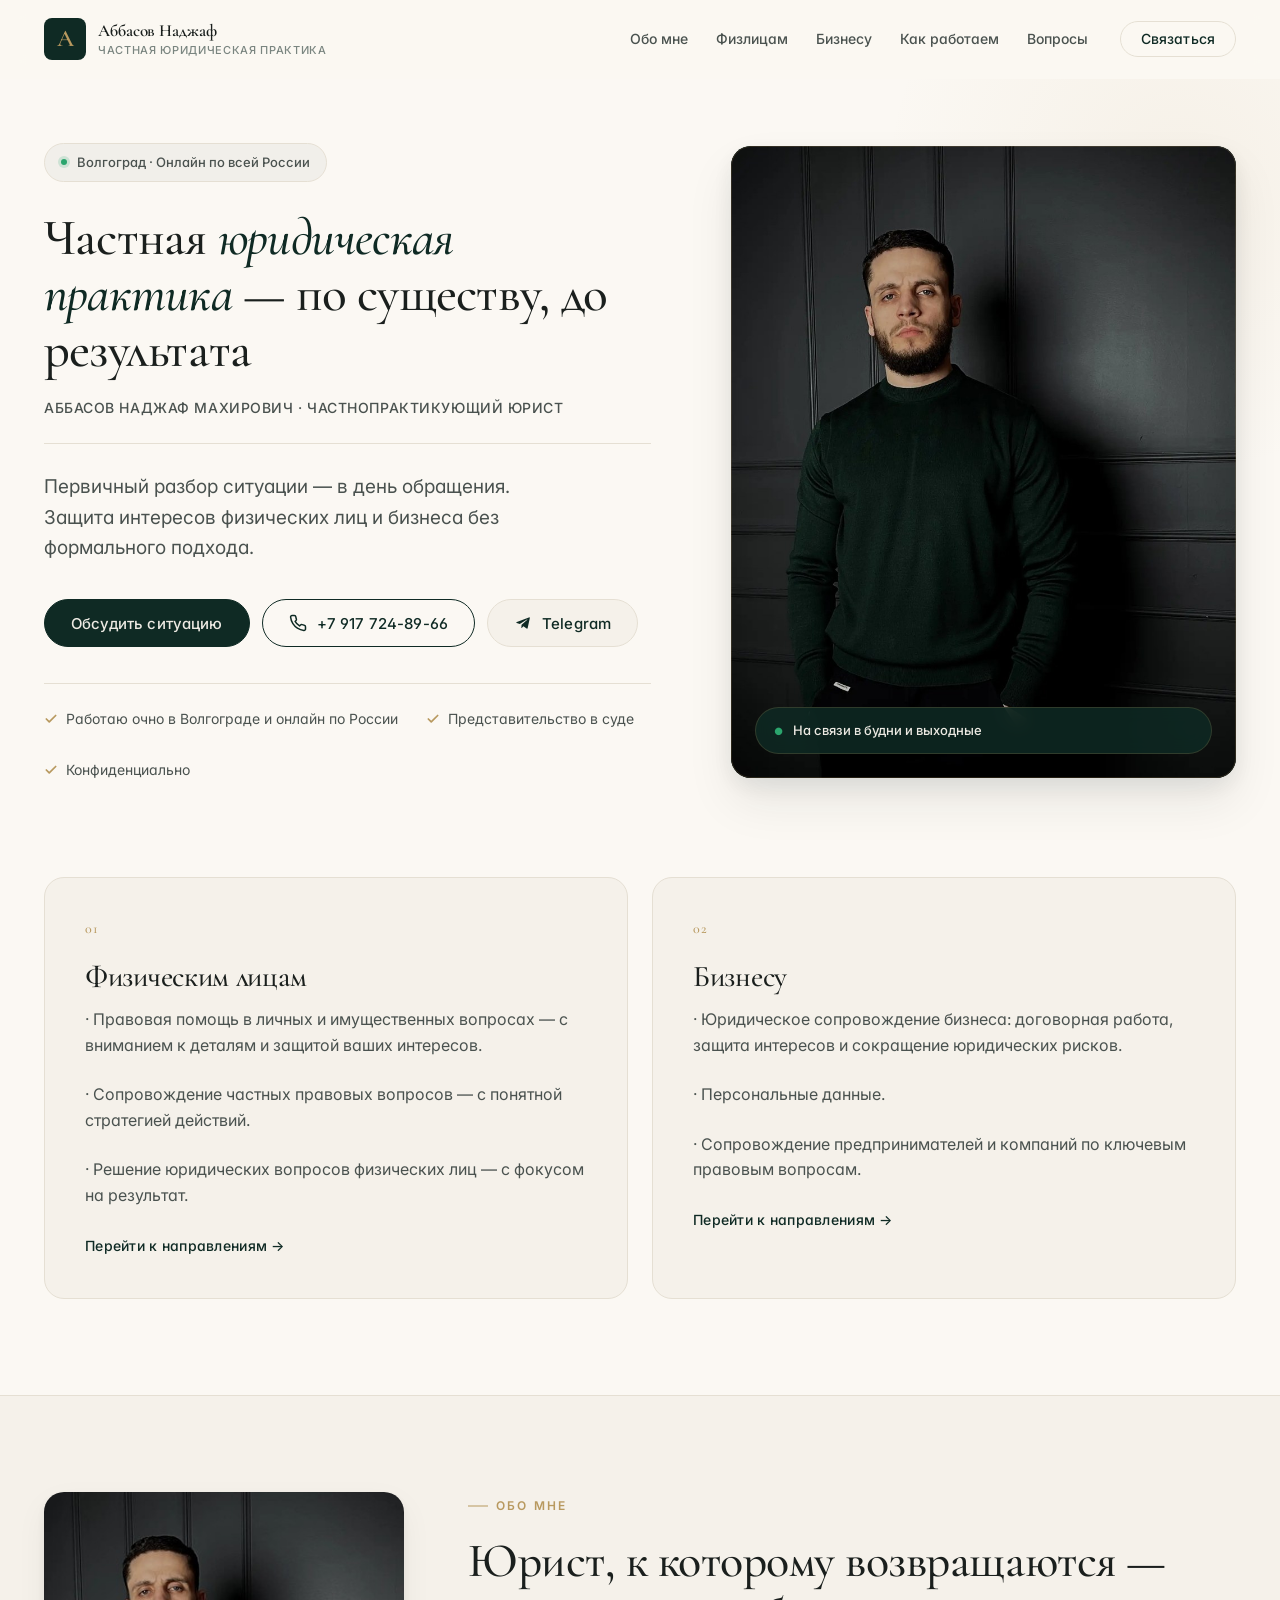
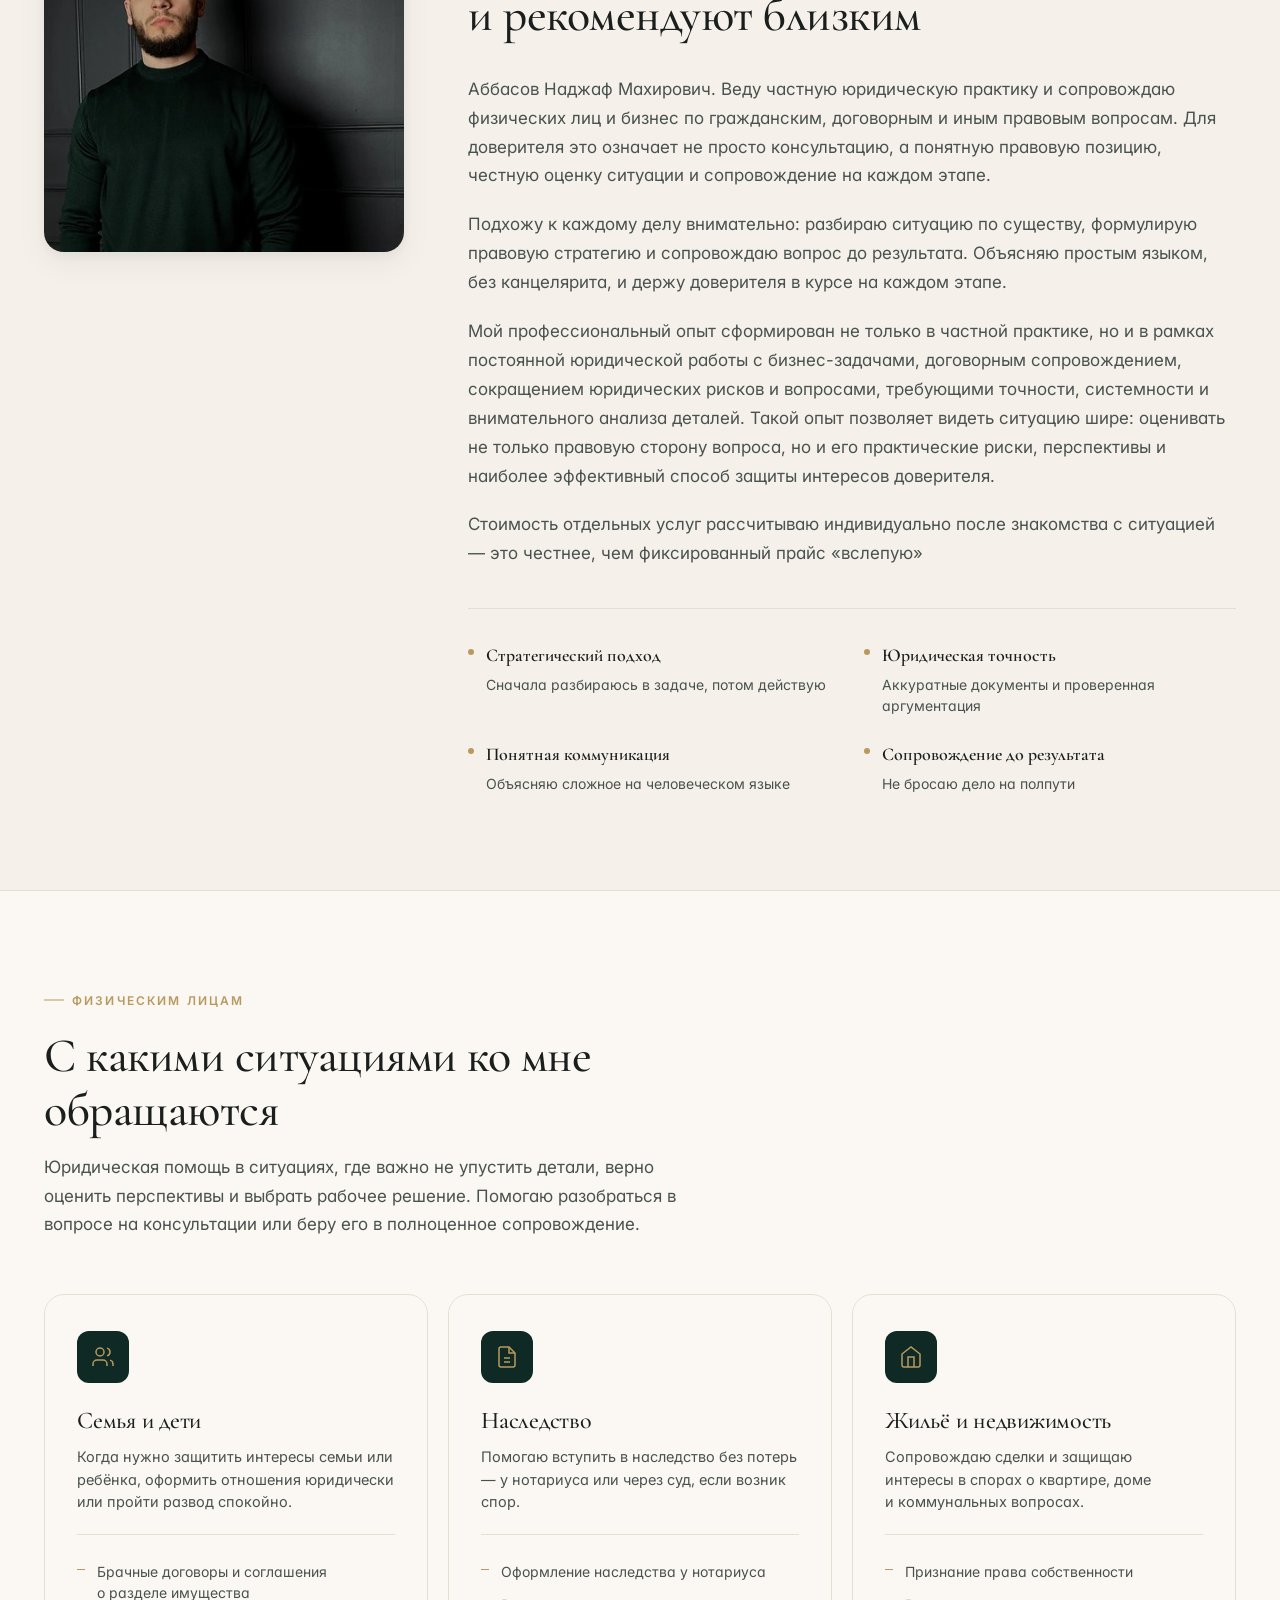
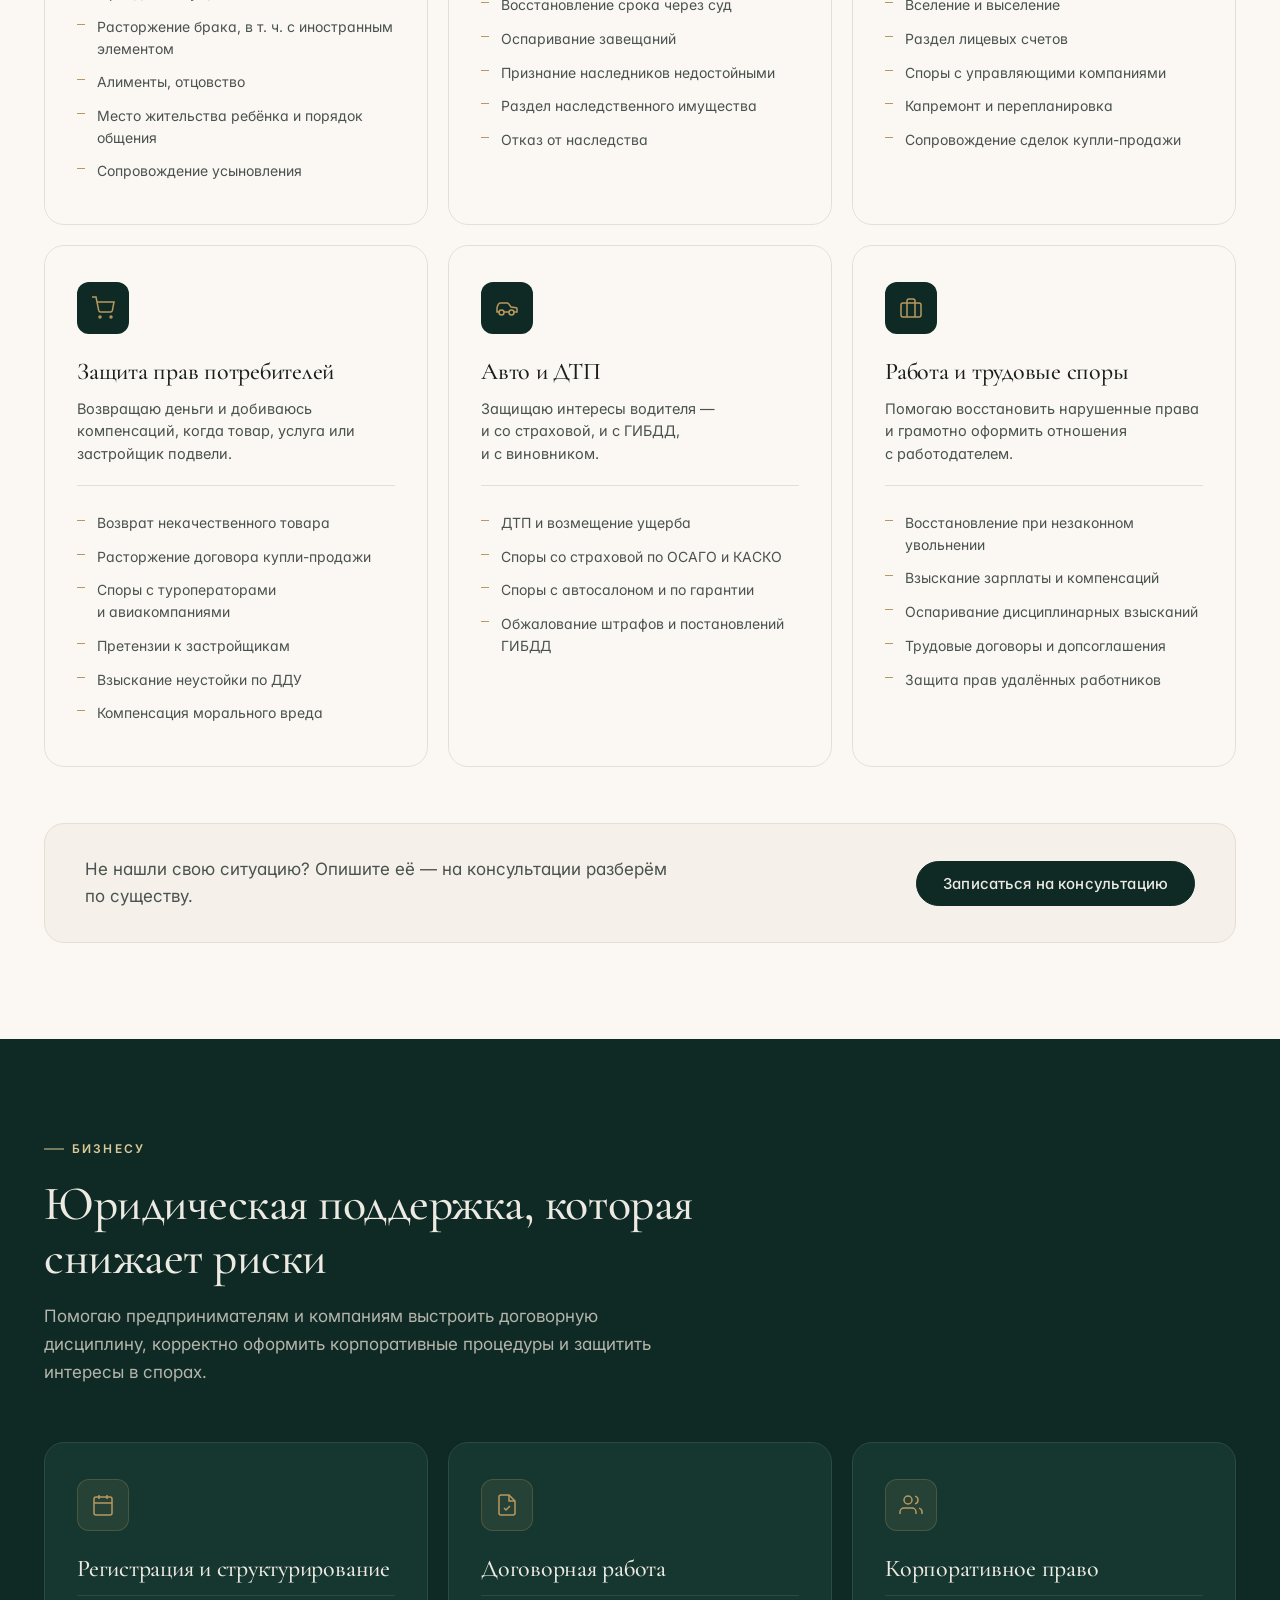
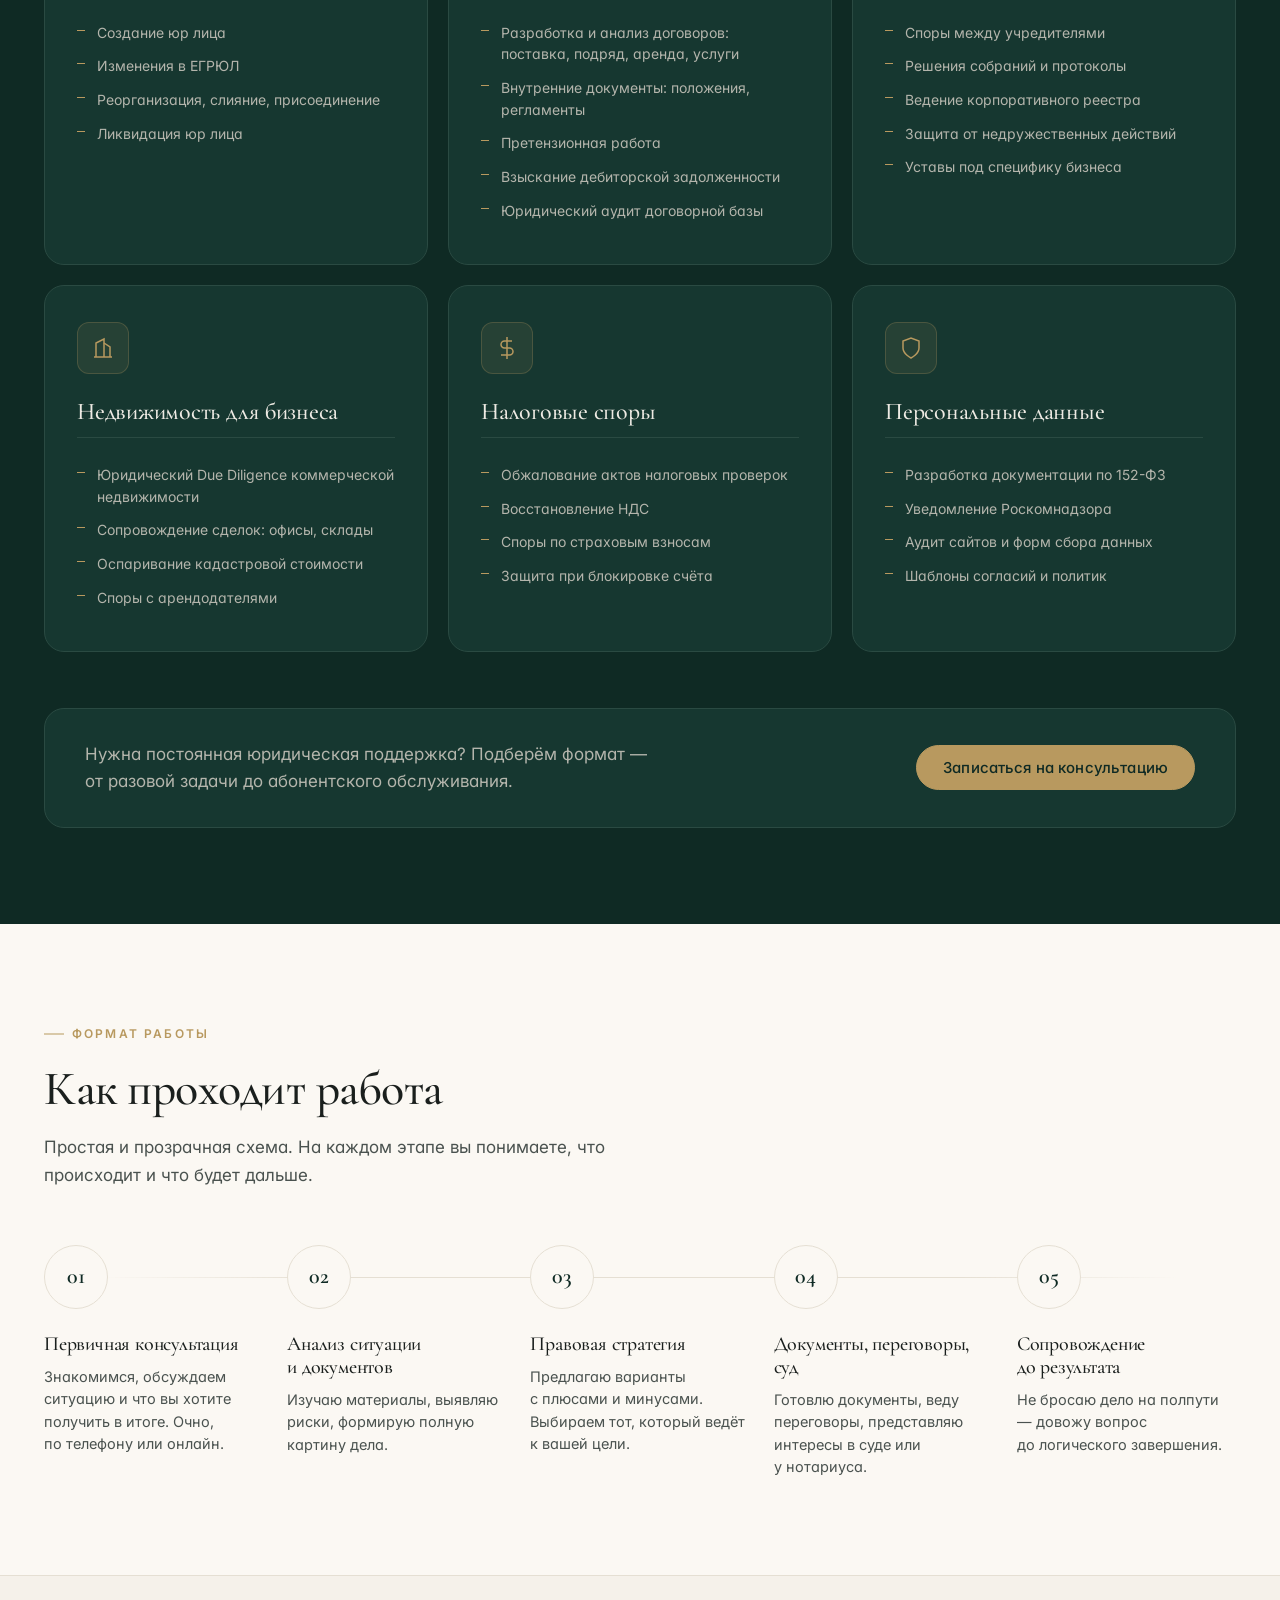
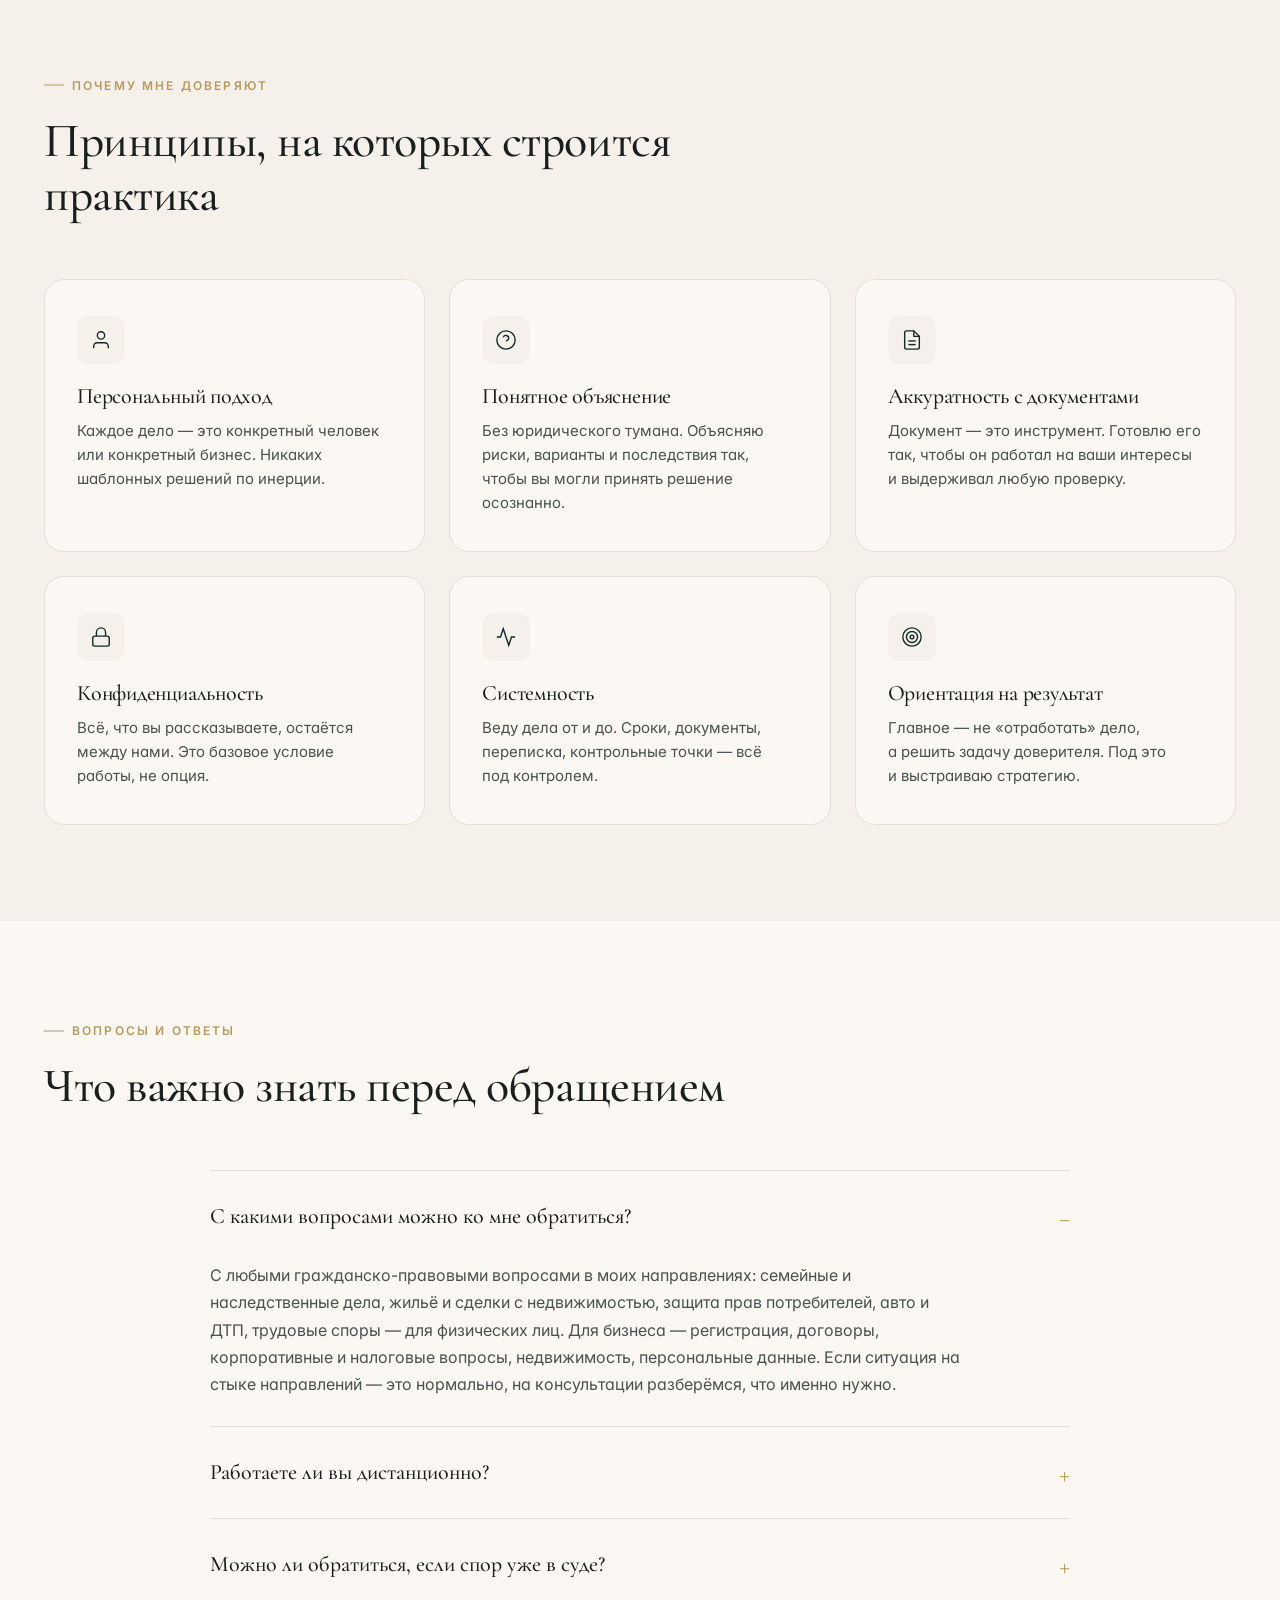
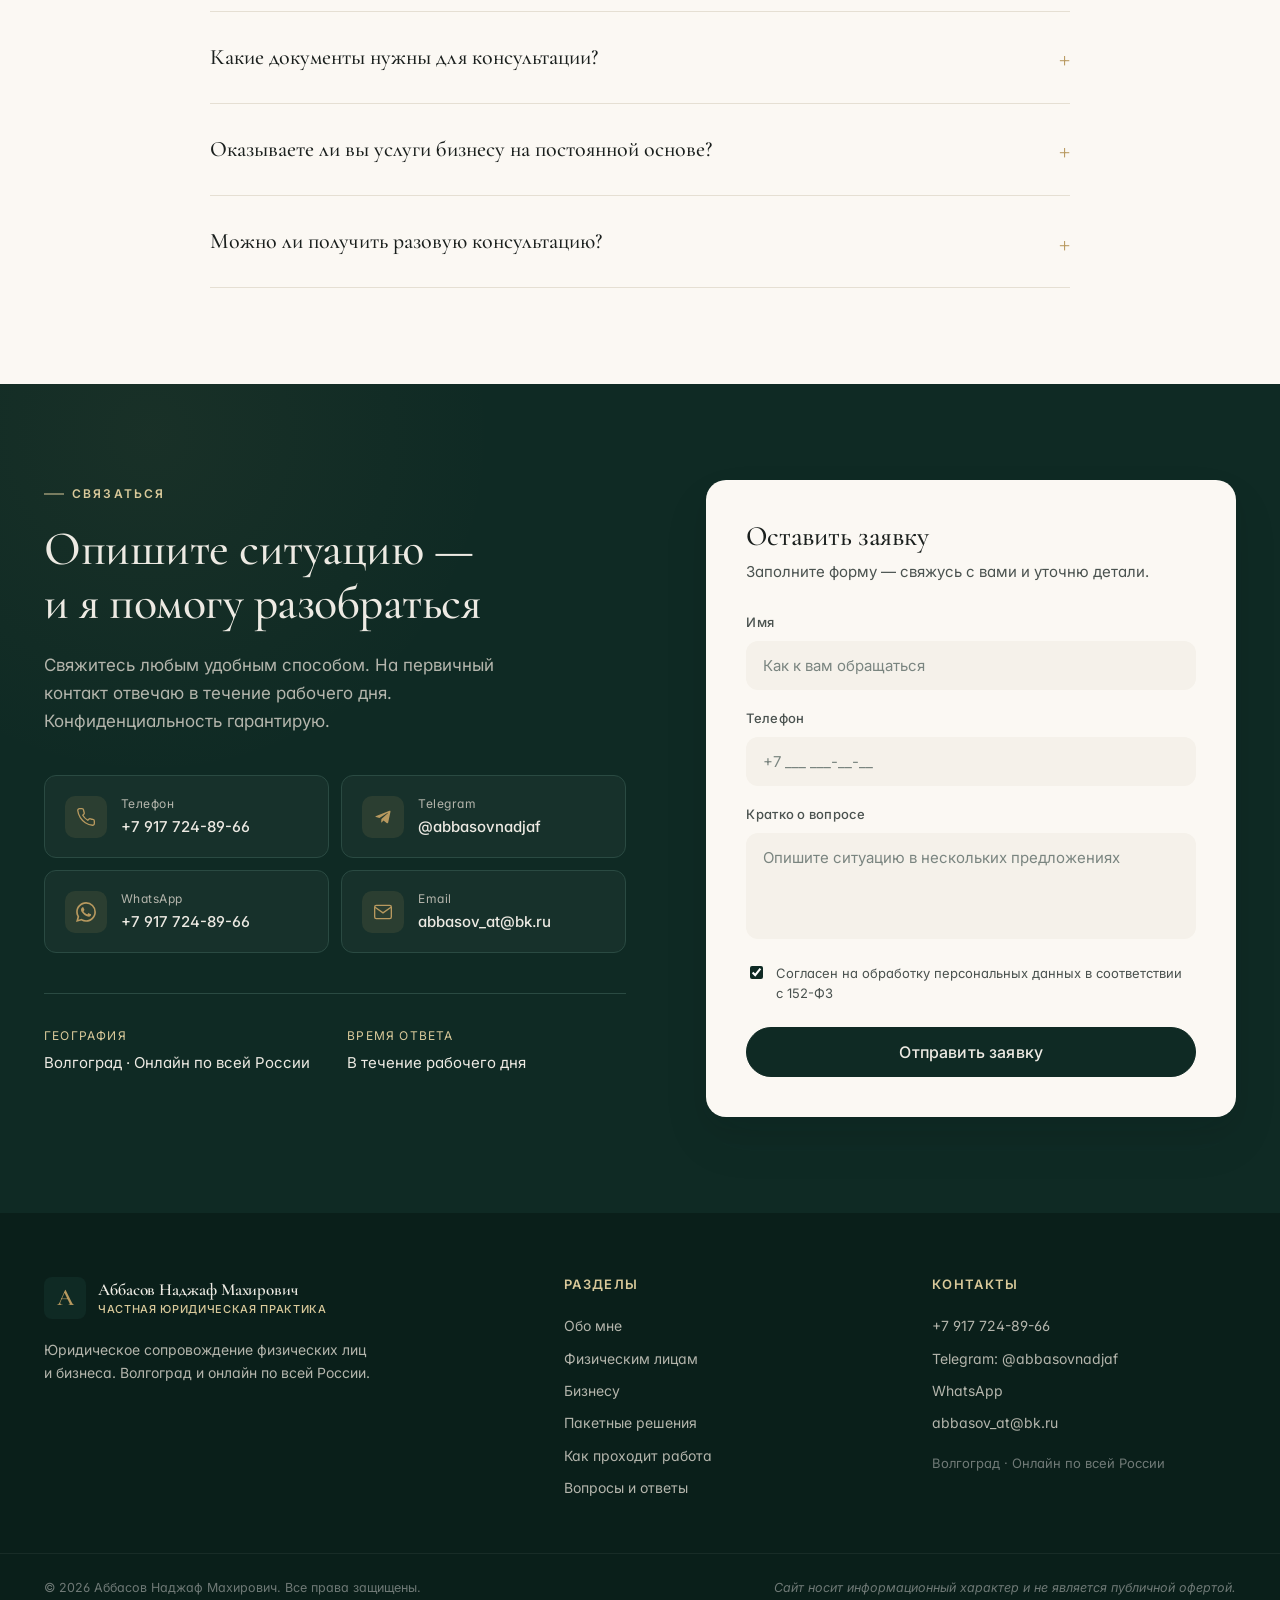
<file: Аббасов Наджаф Махирович — частнопрактикующий юрист (1)/index.txt.html>
<!DOCTYPE html>
<html lang="ru">
<head>
  <meta charset="UTF-8" />
  <meta name="viewport" content="width=device-width, initial-scale=1.0, viewport-fit=cover" />
  <meta name="theme-color" content="#0F2A24" />

  <title>Аббасов Наджаф Махирович — частнопрактикующий юрист | Волгоград и онлайн по всей России</title>
  <meta name="description" content="Частная юридическая практика. Сопровождение физических лиц и бизнеса: семейные, наследственные, жилищные, трудовые споры, регистрация и договорная работа, корпоративные и налоговые вопросы. Волгоград, онлайн по всей России." />
  <meta name="keywords" content="юрист Волгоград, частный юрист, юридические услуги, семейный юрист, наследство, юрист для бизнеса, договоры, корпоративный юрист, налоговые споры, Аббасов" />
  <meta name="author" content="Аббасов Наджаф Махирович" />
  <meta name="robots" content="index, follow" />

  <!-- Open Graph -->
  <meta property="og:type" content="website" />
  <meta property="og:locale" content="ru_RU" />
  <meta property="og:title" content="Аббасов Наджаф Махирович — частнопрактикующий юрист" />
  <meta property="og:description" content="Юридическое сопровождение физических лиц и бизнеса. Волгоград и онлайн по всей России." />
  <meta property="og:image" content="assets/portrait-hero.jpg" />
  <meta property="og:image:width" content="900" />
  <meta property="og:image:height" content="1125" />

  <!-- Twitter -->
  <meta name="twitter:card" content="summary_large_image" />
  <meta name="twitter:title" content="Аббасов Наджаф Махирович — частнопрактикующий юрист" />
  <meta name="twitter:description" content="Юридическое сопровождение физических лиц и бизнеса. Волгоград и онлайн по всей России." />
  <meta name="twitter:image" content="assets/portrait-hero.jpg" />

  <!-- Шрифты: серифный для заголовков, гротеск для текста -->
  <link rel="preconnect" href="https://fonts.googleapis.com" />
  <link rel="preconnect" href="https://fonts.gstatic.com" crossorigin />
  <link href="https://fonts.googleapis.com/css2?family=Cormorant+Garamond:wght@400;500;600;700&family=Inter:wght@300;400;500;600;700&display=swap" rel="stylesheet" />

  <link rel="stylesheet" href="styles.css" />

  <!-- Favicon (data URI: золотая монограмма А на тёмном фоне) -->
  <link rel="icon" href="data:image/svg+xml,%3Csvg xmlns='http://www.w3.org/2000/svg' viewBox='0 0 64 64'%3E%3Crect width='64' height='64' rx='12' fill='%230F2A24'/%3E%3Ctext x='32' y='44' font-family='Georgia,serif' font-size='38' font-weight='600' text-anchor='middle' fill='%23B8A77A'%3EА%3C/text%3E%3C/svg%3E" />

  <!-- JSON-LD: Профессиональная услуга -->
  <script type="application/ld+json">
  {
    "@context": "https://schema.org",
    "@type": "LegalService",
    "name": "Аббасов Наджаф Махирович — частнопрактикующий юрист",
    "description": "Частная юридическая практика. Сопровождение физических лиц и бизнеса.",
    "telephone": "+7-917-724-89-66",
    "email": "abbasov_at@bk.ru",
    "areaServed": ["Волгоград", "Россия"],
    "address": {
      "@type": "PostalAddress",
      "addressLocality": "Волгоград",
      "addressCountry": "RU"
    },
    "availableLanguage": ["ru"]
  }
  </script>
</head>
<body>

<!-- ШАПКА -->
<header class="site-header" id="top">
  <div class="container header-inner">
    <a href="#top" class="logo">
      <span class="logo-mark">А</span>
      <span class="logo-text">
        <span class="logo-name">Аббасов Наджаф</span>
        <span class="logo-sub">Частная юридическая практика</span>
      </span>
    </a>

    <nav class="main-nav" aria-label="Основная навигация">
      <a href="#about">Обо мне</a>
      <a href="#private">Физлицам</a>
      <a href="#business">Бизнесу</a>
      <a href="#process">Как работаем</a>
      <a href="#faq">Вопросы</a>
    </nav>

    <a href="#contact" class="btn btn-ghost btn-header">Связаться</a>

    <button class="burger" aria-label="Открыть меню" aria-expanded="false">
      <span></span><span></span><span></span>
    </button>
  </div>
</header>

<!-- ПЕРВЫЙ ЭКРАН -->
<section class="hero">
  <div class="container hero-grid">
    <div class="hero-content">
      <div class="eyebrow">
        <span class="eyebrow-dot"></span>
        Волгоград · Онлайн по всей России
      </div>

      <h1 class="hero-title">
        Частная <span class="accent">юридическая практика</span> — по существу, до результата
      </h1>
      <p class="hero-attribution">Аббасов Наджаф Махирович · частнопрактикующий юрист</p>

      <p class="hero-lead">
        Первичный разбор ситуации — в день обращения. Защита интересов физических лиц и бизнеса без формального подхода.
      </p>

      <div class="hero-cta">
        <a href="#contact" class="btn btn-primary">Обсудить ситуацию</a>
        <a href="tel:+79177248966" class="btn btn-secondary">
          <svg width="18" height="18" viewBox="0 0 24 24" fill="none" stroke="currentColor" stroke-width="2" stroke-linecap="round" stroke-linejoin="round" aria-hidden="true"><path d="M22 16.92v3a2 2 0 0 1-2.18 2 19.79 19.79 0 0 1-8.63-3.07 19.5 19.5 0 0 1-6-6 19.79 19.79 0 0 1-3.07-8.67A2 2 0 0 1 4.11 2h3a2 2 0 0 1 2 1.72 12.84 12.84 0 0 0 .7 2.81 2 2 0 0 1-.45 2.11L8.09 9.91a16 16 0 0 0 6 6l1.27-1.27a2 2 0 0 1 2.11-.45 12.84 12.84 0 0 0 2.81.7A2 2 0 0 1 22 16.92z"/></svg>
          +7 917 724-89-66
        </a>
        <a href="https://t.me/abbasovnadjaf" target="_blank" rel="noopener" class="btn btn-tertiary">
          <svg width="18" height="18" viewBox="0 0 24 24" fill="currentColor" aria-hidden="true"><path d="M9.78 18.65l.28-4.23 7.68-6.92c.34-.31-.07-.46-.52-.19L7.74 13.3 3.64 12c-.88-.25-.89-.86.2-1.3l15.97-6.16c.73-.33 1.43.18 1.15 1.3l-2.72 12.81c-.19.91-.74 1.13-1.5.71L12.6 16.3l-1.99 1.93c-.23.23-.42.42-.83.42z"/></svg>
          Telegram
        </a>
      </div>

      <ul class="trust-line">
        <li>Работаю очно в Волгограде и онлайн по России</li>
        <li>Представительство в суде</li>
        <li>Конфиденциально</li>
      </ul>
    </div>

    <div class="hero-photo">
      <div class="photo-frame">
        <img src="assets/portrait-hero.jpg" alt="Аббасов Наджаф Махирович, частнопрактикующий юрист" loading="eager" />
        <div class="photo-badge">
          <span class="photo-badge-mark">●</span>
          На связи в&nbsp;будни и&nbsp;выходные
        </div>
      </div>
    </div>
  </div>
</section>

<!-- БЛОК «КОМУ ПОМОГАЮ» (быстрая навигация) -->
<section class="audience">
  <div class="container audience-grid">
    <a href="#private" class="audience-card">
      <div class="audience-num">01</div>
      <h3>Физическим лицам</h3>
      <p>
	· Правовая помощь в личных и имущественных вопросах — с вниманием к деталям и защитой ваших интересов.
      </p>
      <p>
	· Сопровождение частных правовых вопросов — с понятной стратегией действий.
      </p>
      <p>
	· Решение юридических вопросов физических лиц — с фокусом на результат.</p>
      <span class="audience-link">Перейти к направлениям →</span>
    </a>
    <a href="#business" class="audience-card">
      <div class="audience-num">02</div>
      <h3>Бизнесу</h3>
      <p>
	· Юридическое сопровождение бизнеса: договорная работа, защита интересов и сокращение юридических рисков.
      </p>
      <p>
	· Персональные данные.
      </p>
      <p>
	· Сопровождение предпринимателей и компаний по ключевым правовым вопросам.</p>
      <span class="audience-link">Перейти к направлениям →</span>
    </a>
  </div>
</section>

<!-- ОБО МНЕ -->
<section class="about" id="about">
  <div class="container about-grid">
    <div class="about-photo">
      <img src="assets/portrait-avatar.jpg" alt="Аббасов Наджаф Махирович" loading="lazy" />
    </div>
    <div class="about-content">
      <span class="section-eyebrow">Обо мне</span>
      <h2 class="section-title">Юрист, к&nbsp;которому&nbsp;возвращаются&nbsp;— и&nbsp;рекомендуют&nbsp;близким</h2>

      <div class="about-text">
        <p>
          Аббасов Наджаф Махирович. Веду частную юридическую практику и сопровождаю физических лиц и бизнес по гражданским, договорным и иным правовым вопросам. Для доверителя это означает не просто консультацию, а понятную правовую позицию, честную оценку ситуации и сопровождение на каждом этапе.
        </p>
        <p>
          Подхожу к каждому делу внимательно: разбираю ситуацию по существу, формулирую правовую стратегию и сопровождаю вопрос до результата. Объясняю простым языком, без канцелярита, и держу доверителя в курсе на каждом этапе.
        </p>
        <p>
          Мой профессиональный опыт сформирован не только в частной практике, но и в рамках постоянной юридической работы с бизнес-задачами, договорным сопровождением, сокращением юридических рисков и вопросами, требующими точности, системности и внимательного анализа деталей. Такой опыт позволяет видеть ситуацию шире: оценивать не только правовую сторону вопроса, но и его практические риски, перспективы и наиболее эффективный способ защиты интересов доверителя.
        </p>
	<p>
	  Стоимость отдельных услуг рассчитываю индивидуально после знакомства с ситуацией — это честнее, чем фиксированный прайс «вслепую»
	</p>
      </div>

      <ul class="about-points">
        <li><strong>Стратегический подход</strong><span>Сначала разбираюсь в задаче, потом действую</span></li>
        <li><strong>Юридическая точность</strong><span>Аккуратные документы и проверенная аргументация</span></li>
        <li><strong>Понятная коммуникация</strong><span>Объясняю сложное на человеческом языке</span></li>
        <li><strong>Сопровождение до результата</strong><span>Не бросаю дело на полпути</span></li>
      </ul>
    </div>
  </div>
</section>

<!-- УСЛУГИ ДЛЯ ФИЗЛИЦ -->
<section class="services services-private" id="private">
  <div class="container">
    <div class="section-head">
      <span class="section-eyebrow">Физическим лицам</span>
      <h2 class="section-title">С&nbsp;какими ситуациями ко&nbsp;мне обращаются</h2>
      <p class="section-lead">
        Юридическая помощь в ситуациях, где важно не упустить детали, верно оценить перспективы и выбрать рабочее решение. Помогаю разобраться в вопросе на консультации или беру его в полноценное сопровождение.
      </p>
    </div>

    <div class="cards-grid">

      <article class="service-card">
        <div class="service-icon" aria-hidden="true">
          <svg viewBox="0 0 24 24" fill="none" stroke="currentColor" stroke-width="1.5"><path d="M16 21v-2a4 4 0 0 0-4-4H6a4 4 0 0 0-4 4v2"/><circle cx="9" cy="7" r="4"/><path d="M22 21v-2a4 4 0 0 0-3-3.87"/><path d="M16 3.13a4 4 0 0 1 0 7.75"/></svg>
        </div>
        <h3>Семья и&nbsp;дети</h3>
        <p class="service-desc">Когда нужно защитить интересы семьи или ребёнка, оформить отношения юридически или пройти развод спокойно.</p>
        <ul>
          <li>Брачные договоры и&nbsp;соглашения о&nbsp;разделе имущества</li>
          <li>Расторжение брака, в&nbsp;т.&nbsp;ч. с&nbsp;иностранным элементом</li>
          <li>Алименты, отцовство</li>
          <li>Место жительства ребёнка и&nbsp;порядок общения</li>
          <li>Сопровождение усыновления</li>
        </ul>
      </article>

      <article class="service-card">
        <div class="service-icon" aria-hidden="true">
          <svg viewBox="0 0 24 24" fill="none" stroke="currentColor" stroke-width="1.5"><path d="M14 2H6a2 2 0 0 0-2 2v16a2 2 0 0 0 2 2h12a2 2 0 0 0 2-2V8z"/><polyline points="14 2 14 8 20 8"/><line x1="9" y1="13" x2="15" y2="13"/><line x1="9" y1="17" x2="15" y2="17"/></svg>
        </div>
        <h3>Наследство</h3>
        <p class="service-desc">Помогаю вступить в&nbsp;наследство без потерь — у&nbsp;нотариуса или через суд, если возник спор.</p>
        <ul>
          <li>Оформление наследства у&nbsp;нотариуса</li>
          <li>Восстановление срока через суд</li>
          <li>Оспаривание завещаний</li>
          <li>Признание наследников недостойными</li>
          <li>Раздел наследственного имущества</li>
          <li>Отказ от&nbsp;наследства</li>
        </ul>
      </article>

      <article class="service-card">
        <div class="service-icon" aria-hidden="true">
          <svg viewBox="0 0 24 24" fill="none" stroke="currentColor" stroke-width="1.5"><path d="M3 9l9-7 9 7v11a2 2 0 0 1-2 2H5a2 2 0 0 1-2-2z"/><polyline points="9 22 9 12 15 12 15 22"/></svg>
        </div>
        <h3>Жильё и&nbsp;недвижимость</h3>
        <p class="service-desc">Сопровождаю сделки и&nbsp;защищаю интересы в&nbsp;спорах о&nbsp;квартире, доме и&nbsp;коммунальных вопросах.</p>
        <ul>
          <li>Признание права собственности</li>
          <li>Вселение и&nbsp;выселение</li>
          <li>Раздел лицевых счетов</li>
          <li>Споры с&nbsp;управляющими компаниями</li>
          <li>Капремонт и&nbsp;перепланировка</li>
          <li>Сопровождение сделок купли-продажи</li>
        </ul>
      </article>

      <article class="service-card">
        <div class="service-icon" aria-hidden="true">
          <svg viewBox="0 0 24 24" fill="none" stroke="currentColor" stroke-width="1.5"><circle cx="9" cy="21" r="1"/><circle cx="20" cy="21" r="1"/><path d="M1 1h4l2.68 13.39a2 2 0 0 0 2 1.61h9.72a2 2 0 0 0 2-1.61L23 6H6"/></svg>
        </div>
        <h3>Защита прав потребителей</h3>
        <p class="service-desc">Возвращаю деньги и&nbsp;добиваюсь компенсаций, когда товар, услуга или застройщик подвели.</p>
        <ul>
          <li>Возврат некачественного товара</li>
          <li>Расторжение договора купли-продажи</li>
          <li>Споры с&nbsp;туроператорами и&nbsp;авиакомпаниями</li>
          <li>Претензии к&nbsp;застройщикам</li>
          <li>Взыскание неустойки по&nbsp;ДДУ</li>
          <li>Компенсация морального вреда</li>
        </ul>
      </article>

      <article class="service-card">
        <div class="service-icon" aria-hidden="true">
          <svg viewBox="0 0 24 24" fill="none" stroke="currentColor" stroke-width="1.5"><path d="M14 16H9m10 0h3v-3.15a1 1 0 0 0-.84-.99L16 11l-2.7-3.6a1 1 0 0 0-.8-.4H5.24a2 2 0 0 0-1.8 1.1l-.8 1.63A6 6 0 0 0 2 12.42V16h2"/><circle cx="6.5" cy="16.5" r="2.5"/><circle cx="16.5" cy="16.5" r="2.5"/></svg>
        </div>
        <h3>Авто и&nbsp;ДТП</h3>
        <p class="service-desc">Защищаю интересы водителя — и&nbsp;со&nbsp;страховой, и&nbsp;с&nbsp;ГИБДД, и&nbsp;с&nbsp;виновником.</p>
        <ul>
          <li>ДТП и&nbsp;возмещение ущерба</li>
          <li>Споры со&nbsp;страховой по&nbsp;ОСАГО и&nbsp;КАСКО</li>
          <li>Споры с&nbsp;автосалоном и&nbsp;по&nbsp;гарантии</li>
          <li>Обжалование штрафов и&nbsp;постановлений ГИБДД</li>
        </ul>
      </article>

      <article class="service-card">
        <div class="service-icon" aria-hidden="true">
          <svg viewBox="0 0 24 24" fill="none" stroke="currentColor" stroke-width="1.5"><rect x="2" y="7" width="20" height="14" rx="2" ry="2"/><path d="M16 21V5a2 2 0 0 0-2-2h-4a2 2 0 0 0-2 2v16"/></svg>
        </div>
        <h3>Работа и&nbsp;трудовые споры</h3>
        <p class="service-desc">Помогаю восстановить нарушенные права и&nbsp;грамотно оформить отношения с&nbsp;работодателем.</p>
        <ul>
          <li>Восстановление при&nbsp;незаконном увольнении</li>
          <li>Взыскание зарплаты и&nbsp;компенсаций</li>
          <li>Оспаривание дисциплинарных взысканий</li>
          <li>Трудовые договоры и&nbsp;допсоглашения</li>
          <li>Защита прав удалённых работников</li>
        </ul>
      </article>

    </div>

    <div class="services-cta">
      <p>Не нашли свою ситуацию? Опишите её — на консультации разберём по существу.</p>
      <a href="#contact" class="btn btn-primary">Записаться на консультацию</a>
    </div>
  </div>
</section>

<!-- УСЛУГИ ДЛЯ БИЗНЕСА -->
<section class="services services-business" id="business">
  <div class="container">
    <div class="section-head">
      <span class="section-eyebrow">Бизнесу</span>
      <h2 class="section-title">Юридическая поддержка, которая снижает&nbsp;риски</h2>
      <p class="section-lead">
        Помогаю предпринимателям и компаниям выстроить договорную дисциплину, корректно оформить корпоративные процедуры и защитить интересы в спорах.
      </p>
    </div>

    <div class="cards-grid">

      <article class="service-card service-card-business">
        <div class="service-icon" aria-hidden="true">
          <svg viewBox="0 0 24 24" fill="none" stroke="currentColor" stroke-width="1.5"><rect x="3" y="4" width="18" height="18" rx="2" ry="2"/><line x1="16" y1="2" x2="16" y2="6"/><line x1="8" y1="2" x2="8" y2="6"/><line x1="3" y1="10" x2="21" y2="10"/></svg>
        </div>
        <h3>Регистрация и&nbsp;структурирование</h3>
        <ul>
          <li>Создание юр лица</li>
          <li>Изменения в&nbsp;ЕГРЮЛ</li>
          <li>Реорганизация, слияние, присоединение</li>
          <li>Ликвидация юр лица</li>
        </ul>
      </article>

      <article class="service-card service-card-business">
        <div class="service-icon" aria-hidden="true">
          <svg viewBox="0 0 24 24" fill="none" stroke="currentColor" stroke-width="1.5"><path d="M14 2H6a2 2 0 0 0-2 2v16a2 2 0 0 0 2 2h12a2 2 0 0 0 2-2V8z"/><polyline points="14 2 14 8 20 8"/><path d="M9 15l2 2 4-4"/></svg>
        </div>
        <h3>Договорная работа</h3>
        <ul>
          <li>Разработка и&nbsp;анализ договоров: поставка, подряд, аренда, услуги</li>
          <li>Внутренние документы: положения, регламенты</li>
          <li>Претензионная работа</li>
          <li>Взыскание дебиторской задолженности</li>
          <li>Юридический аудит договорной базы</li>
        </ul>
      </article>

      <article class="service-card service-card-business">
        <div class="service-icon" aria-hidden="true">
          <svg viewBox="0 0 24 24" fill="none" stroke="currentColor" stroke-width="1.5"><path d="M17 21v-2a4 4 0 0 0-4-4H5a4 4 0 0 0-4 4v2"/><circle cx="9" cy="7" r="4"/><path d="M23 21v-2a4 4 0 0 0-3-3.87"/><path d="M16 3.13a4 4 0 0 1 0 7.75"/></svg>
        </div>
        <h3>Корпоративное право</h3>
        <ul>
          <li>Споры между учредителями</li>
          <li>Решения собраний и&nbsp;протоколы</li>
          <li>Ведение корпоративного реестра</li>
          <li>Защита от&nbsp;недружественных действий</li>
          <li>Уставы под&nbsp;специфику бизнеса</li>
        </ul>
      </article>

      <article class="service-card service-card-business">
        <div class="service-icon" aria-hidden="true">
          <svg viewBox="0 0 24 24" fill="none" stroke="currentColor" stroke-width="1.5"><path d="M3 21h18"/><path d="M5 21V7l8-4v18"/><path d="M19 21V11l-6-4"/><line x1="9" y1="9" x2="9" y2="9.01"/><line x1="9" y1="12" x2="9" y2="12.01"/><line x1="9" y1="15" x2="9" y2="15.01"/><line x1="9" y1="18" x2="9" y2="18.01"/></svg>
        </div>
        <h3>Недвижимость для&nbsp;бизнеса</h3>
        <ul>
          <li>Юридический Due Diligence коммерческой недвижимости</li>
          <li>Сопровождение сделок: офисы, склады</li>
          <li>Оспаривание кадастровой стоимости</li>
          <li>Споры с&nbsp;арендодателями</li>
        </ul>
      </article>

      <article class="service-card service-card-business">
        <div class="service-icon" aria-hidden="true">
          <svg viewBox="0 0 24 24" fill="none" stroke="currentColor" stroke-width="1.5"><line x1="12" y1="1" x2="12" y2="23"/><path d="M17 5H9.5a3.5 3.5 0 0 0 0 7h5a3.5 3.5 0 0 1 0 7H6"/></svg>
        </div>
        <h3>Налоговые споры</h3>
        <ul>
          <li>Обжалование актов налоговых проверок</li>
          <li>Восстановление НДС</li>
          <li>Споры по&nbsp;страховым взносам</li>
          <li>Защита при&nbsp;блокировке счёта</li>
        </ul>
      </article>

      <article class="service-card service-card-business">
        <div class="service-icon" aria-hidden="true">
          <svg viewBox="0 0 24 24" fill="none" stroke="currentColor" stroke-width="1.5"><path d="M12 22s8-4 8-10V5l-8-3-8 3v7c0 6 8 10 8 10z"/></svg>
        </div>
        <h3>Персональные данные</h3>
        <ul>
          <li>Разработка документации по&nbsp;152-ФЗ</li>
          <li>Уведомление Роскомнадзора</li>
          <li>Аудит сайтов и&nbsp;форм сбора данных</li>
          <li>Шаблоны согласий и&nbsp;политик</li>
        </ul>
      </article>

    </div>

    <div class="services-cta">
      <p>Нужна постоянная юридическая поддержка? Подберём формат — от&nbsp;разовой задачи до&nbsp;абонентского обслуживания.</p>
      <a href="#contact" class="btn btn-primary">Записаться на консультацию</a>
    </div>
  </div>
</section>

<!-- КАК ПРОХОДИТ РАБОТА -->
<section class="process" id="process">
  <div class="container">
    <div class="section-head">
      <span class="section-eyebrow">Формат работы</span>
      <h2 class="section-title">Как проходит работа</h2>
      <p class="section-lead">Простая и&nbsp;прозрачная схема. На&nbsp;каждом этапе вы&nbsp;понимаете, что происходит и&nbsp;что будет дальше.</p>
    </div>

    <div class="process-grid">
      <div class="process-step">
        <span class="process-num">01</span>
        <h3>Первичная консультация</h3>
        <p>Знакомимся, обсуждаем ситуацию и&nbsp;что вы&nbsp;хотите получить в&nbsp;итоге. Очно, по&nbsp;телефону или онлайн.</p>
      </div>
      <div class="process-step">
        <span class="process-num">02</span>
        <h3>Анализ ситуации и&nbsp;документов</h3>
        <p>Изучаю материалы, выявляю риски, формирую полную картину дела.</p>
      </div>
      <div class="process-step">
        <span class="process-num">03</span>
        <h3>Правовая стратегия</h3>
        <p>Предлагаю варианты с&nbsp;плюсами и&nbsp;минусами. Выбираем тот, который ведёт к&nbsp;вашей цели.</p>
      </div>
      <div class="process-step">
        <span class="process-num">04</span>
        <h3>Документы, переговоры, суд</h3>
        <p>Готовлю документы, веду переговоры, представляю интересы в&nbsp;суде или у&nbsp;нотариуса.</p>
      </div>
      <div class="process-step">
        <span class="process-num">05</span>
        <h3>Сопровождение до&nbsp;результата</h3>
        <p>Не&nbsp;бросаю дело на&nbsp;полпути — довожу вопрос до&nbsp;логического завершения.</p>
      </div>
    </div>
  </div>
</section>

<!-- ПОЧЕМУ ДОВЕРЯЮТ -->
<section class="trust">
  <div class="container">
    <div class="section-head">
      <span class="section-eyebrow">Почему мне доверяют</span>
      <h2 class="section-title">Принципы, на&nbsp;которых строится практика</h2>
    </div>

    <div class="trust-grid">
      <div class="trust-card">
        <div class="trust-icon">
          <svg viewBox="0 0 24 24" fill="none" stroke="currentColor" stroke-width="1.5"><path d="M20 21v-2a4 4 0 0 0-4-4H8a4 4 0 0 0-4 4v2"/><circle cx="12" cy="7" r="4"/></svg>
        </div>
        <h3>Персональный подход</h3>
        <p>Каждое дело — это конкретный человек или конкретный бизнес. Никаких шаблонных решений по&nbsp;инерции.</p>
      </div>
      <div class="trust-card">
        <div class="trust-icon">
          <svg viewBox="0 0 24 24" fill="none" stroke="currentColor" stroke-width="1.5"><circle cx="12" cy="12" r="10"/><path d="M9.09 9a3 3 0 0 1 5.83 1c0 2-3 3-3 3"/><line x1="12" y1="17" x2="12.01" y2="17"/></svg>
        </div>
        <h3>Понятное объяснение</h3>
        <p>Без юридического тумана. Объясняю риски, варианты и&nbsp;последствия так, чтобы вы&nbsp;могли принять решение осознанно.</p>
      </div>
      <div class="trust-card">
        <div class="trust-icon">
          <svg viewBox="0 0 24 24" fill="none" stroke="currentColor" stroke-width="1.5"><path d="M14 2H6a2 2 0 0 0-2 2v16a2 2 0 0 0 2 2h12a2 2 0 0 0 2-2V8z"/><polyline points="14 2 14 8 20 8"/><line x1="16" y1="13" x2="8" y2="13"/><line x1="16" y1="17" x2="8" y2="17"/></svg>
        </div>
        <h3>Аккуратность с&nbsp;документами</h3>
        <p>Документ — это инструмент. Готовлю его так, чтобы он&nbsp;работал на&nbsp;ваши интересы и&nbsp;выдерживал любую проверку.</p>
      </div>
      <div class="trust-card">
        <div class="trust-icon">
          <svg viewBox="0 0 24 24" fill="none" stroke="currentColor" stroke-width="1.5"><rect x="3" y="11" width="18" height="11" rx="2" ry="2"/><path d="M7 11V7a5 5 0 0 1 10 0v4"/></svg>
        </div>
        <h3>Конфиденциальность</h3>
        <p>Всё, что вы&nbsp;рассказываете, остаётся между нами. Это базовое условие работы, не&nbsp;опция.</p>
      </div>
      <div class="trust-card">
        <div class="trust-icon">
          <svg viewBox="0 0 24 24" fill="none" stroke="currentColor" stroke-width="1.5"><polyline points="22 12 18 12 15 21 9 3 6 12 2 12"/></svg>
        </div>
        <h3>Системность</h3>
        <p>Веду дела от&nbsp;и&nbsp;до. Сроки, документы, переписка, контрольные точки — всё под&nbsp;контролем.</p>
      </div>
      <div class="trust-card">
        <div class="trust-icon">
          <svg viewBox="0 0 24 24" fill="none" stroke="currentColor" stroke-width="1.5"><circle cx="12" cy="12" r="10"/><circle cx="12" cy="12" r="6"/><circle cx="12" cy="12" r="2"/></svg>
        </div>
        <h3>Ориентация на&nbsp;результат</h3>
        <p>Главное — не&nbsp;«отработать» дело, а&nbsp;решить задачу доверителя. Под&nbsp;это и&nbsp;выстраиваю стратегию.</p>
      </div>
    </div>
  </div>
</section>

<!-- FAQ -->
<section class="faq" id="faq">
  <div class="container">
    <div class="section-head">
      <span class="section-eyebrow">Вопросы и&nbsp;ответы</span>
      <h2 class="section-title">Что важно знать перед обращением</h2>
    </div>

    <div class="faq-list">
      <details class="faq-item" open>
        <summary>С какими вопросами можно ко мне обратиться?</summary>
        <div class="faq-answer">
          <p>С любыми гражданско-правовыми вопросами в моих направлениях: семейные и наследственные дела, жильё и сделки с недвижимостью, защита прав потребителей, авто и ДТП, трудовые споры — для физических лиц. Для бизнеса — регистрация, договоры, корпоративные и налоговые вопросы, недвижимость, персональные данные. Если ситуация на стыке направлений — это нормально, на консультации разберёмся, что именно нужно.</p>
        </div>
      </details>

      <details class="faq-item">
        <summary>Работаете ли вы дистанционно?</summary>
        <div class="faq-answer">
          <p>Да. Принимаю в Волгограде и веду дела онлайн по всей России: консультации в видеоформате, обмен документами по защищённым каналам, представительство в судах через электронные сервисы и доверенность. Для большинства задач личное присутствие не требуется.</p>
        </div>
      </details>

      <details class="faq-item">
        <summary>Можно ли обратиться, если спор уже в&nbsp;суде?</summary>
        <div class="faq-answer">
          <p>Да, подключаюсь на любой стадии: до подачи иска, во время процесса в первой инстанции, на апелляции и кассации. На первой консультации проанализируем материалы дела и определим, какие шаги ещё имеют смысл и где можно усилить позицию.</p>
        </div>
      </details>

      <details class="faq-item">
        <summary>Какие документы нужны для консультации?</summary>
        <div class="faq-answer">
          <p>Возьмите всё, что относится к ситуации: договоры, переписку, претензии, квитанции, судебные документы, фотографии. Если документов нет — приходите так, мы разберём ситуацию по вашему рассказу и определим, что нужно собрать дополнительно.</p>
        </div>
      </details>

      <details class="faq-item">
        <summary>Оказываете ли вы услуги бизнесу на&nbsp;постоянной основе?</summary>
        <div class="faq-answer">
          <p>Да, есть пакет «Абонентское обслуживание» — 20 000 ₽/мес: 5 консультаций, проверка 3 договоров и подготовка 1 претензии. Для компаний с большим объёмом задач рассчитываю индивидуальный формат сотрудничества.</p>
        </div>
      </details>

      <details class="faq-item">
        <summary>Можно ли получить разовую консультацию?</summary>
        <div class="faq-answer">
          <p>Конечно. Многие вопросы решаются в формате одной консультации: разобрать ситуацию, оценить перспективы, дать чёткий план действий. Если по итогам консультации потребуется сопровождение — обсудим формат и стоимость отдельно.</p>
        </div>
      </details>
    </div>
  </div>
</section>

<!-- КОНТАКТЫ + ФОРМА -->
<section class="contact" id="contact">
  <div class="container contact-grid">

    <div class="contact-info">
      <span class="section-eyebrow section-eyebrow-light">Связаться</span>
      <h2 class="section-title section-title-light">Опишите ситуацию&nbsp;— и&nbsp;я&nbsp;помогу&nbsp;разобраться</h2>
      <p class="contact-lead">
        Свяжитесь любым удобным способом. На&nbsp;первичный контакт отвечаю в&nbsp;течение рабочего дня. Конфиденциальность гарантирую.
      </p>

      <div class="contact-channels">
        <a href="tel:+79177248966" class="contact-channel">
          <div class="channel-icon">
            <svg viewBox="0 0 24 24" fill="none" stroke="currentColor" stroke-width="1.6" stroke-linecap="round" stroke-linejoin="round"><path d="M22 16.92v3a2 2 0 0 1-2.18 2 19.79 19.79 0 0 1-8.63-3.07 19.5 19.5 0 0 1-6-6 19.79 19.79 0 0 1-3.07-8.67A2 2 0 0 1 4.11 2h3a2 2 0 0 1 2 1.72 12.84 12.84 0 0 0 .7 2.81 2 2 0 0 1-.45 2.11L8.09 9.91a16 16 0 0 0 6 6l1.27-1.27a2 2 0 0 1 2.11-.45 12.84 12.84 0 0 0 2.81.7A2 2 0 0 1 22 16.92z"/></svg>
          </div>
          <div>
            <div class="channel-label">Телефон</div>
            <div class="channel-value">+7 917 724-89-66</div>
          </div>
        </a>

        <a href="https://t.me/abbasovnadjaf" target="_blank" rel="noopener" class="contact-channel">
          <div class="channel-icon">
            <svg viewBox="0 0 24 24" fill="currentColor"><path d="M9.78 18.65l.28-4.23 7.68-6.92c.34-.31-.07-.46-.52-.19L7.74 13.3 3.64 12c-.88-.25-.89-.86.2-1.3l15.97-6.16c.73-.33 1.43.18 1.15 1.3l-2.72 12.81c-.19.91-.74 1.13-1.5.71L12.6 16.3l-1.99 1.93c-.23.23-.42.42-.83.42z"/></svg>
          </div>
          <div>
            <div class="channel-label">Telegram</div>
            <div class="channel-value">@abbasovnadjaf</div>
          </div>
        </a>

        <a href="https://wa.me/79177248966" target="_blank" rel="noopener" class="contact-channel">
          <div class="channel-icon">
            <svg viewBox="0 0 24 24" fill="currentColor"><path d="M17.472 14.382c-.297-.149-1.758-.867-2.03-.967-.273-.099-.471-.148-.67.15-.197.297-.767.966-.94 1.164-.173.199-.347.223-.644.075-.297-.15-1.255-.463-2.39-1.475-.883-.788-1.48-1.761-1.653-2.059-.173-.297-.018-.458.13-.606.134-.133.298-.347.446-.52.149-.174.198-.298.298-.497.099-.198.05-.371-.025-.52-.075-.149-.669-1.612-.916-2.207-.242-.579-.487-.5-.669-.51-.173-.008-.371-.01-.57-.01-.198 0-.52.074-.792.372-.272.297-1.04 1.016-1.04 2.479 0 1.462 1.065 2.875 1.213 3.074.149.198 2.096 3.2 5.077 4.487.709.306 1.262.489 1.694.625.712.227 1.36.195 1.871.118.571-.085 1.758-.719 2.006-1.413.247-.694.247-1.289.173-1.413-.074-.124-.272-.198-.57-.347zM12.05 21.785h-.004a9.87 9.87 0 0 1-5.031-1.378l-.361-.214-3.741.982.998-3.648-.235-.374a9.86 9.86 0 0 1-1.51-5.26c.001-5.45 4.436-9.884 9.888-9.884 2.64 0 5.122 1.03 6.988 2.898a9.825 9.825 0 0 1 2.893 6.994c-.003 5.45-4.437 9.884-9.885 9.884zm8.413-18.297A11.815 11.815 0 0 0 12.05 0C5.495 0 .16 5.335.157 11.892c0 2.096.547 4.142 1.588 5.945L.057 24l6.305-1.654a11.882 11.882 0 0 0 5.683 1.448h.005c6.554 0 11.89-5.335 11.893-11.893a11.821 11.821 0 0 0-3.48-8.413z"/></svg>
          </div>
          <div>
            <div class="channel-label">WhatsApp</div>
            <div class="channel-value">+7 917 724-89-66</div>
          </div>
        </a>

        <a href="mailto:abbasov_at@bk.ru" class="contact-channel">
          <div class="channel-icon">
            <svg viewBox="0 0 24 24" fill="none" stroke="currentColor" stroke-width="1.6"><path d="M4 4h16c1.1 0 2 .9 2 2v12c0 1.1-.9 2-2 2H4c-1.1 0-2-.9-2-2V6c0-1.1.9-2 2-2z"/><polyline points="22,6 12,13 2,6"/></svg>
          </div>
          <div>
            <div class="channel-label">Email</div>
            <div class="channel-value">abbasov_at@bk.ru</div>
          </div>
        </a>
      </div>

      <div class="contact-meta">
        <div>
          <div class="meta-label">География</div>
          <div class="meta-value">Волгоград · Онлайн по&nbsp;всей России</div>
        </div>
        <div>
          <div class="meta-label">Время ответа</div>
          <div class="meta-value">В&nbsp;течение рабочего дня</div>
        </div>
      </div>
    </div>

    <form class="contact-form" id="leadForm" novalidate>
      <h3 class="form-title">Оставить заявку</h3>
      <p class="form-sub">Заполните форму — свяжусь с&nbsp;вами и&nbsp;уточню детали.</p>

      <div class="form-field">
        <label for="name">Имя</label>
        <input type="text" id="name" name="name" placeholder="Как к вам обращаться" required />
      </div>

      <div class="form-field">
        <label for="phone">Телефон</label>
        <input type="tel" id="phone" name="phone" placeholder="+7 ___ ___-__-__" required />
      </div>

      <div class="form-field">
        <label for="message">Кратко о&nbsp;вопросе</label>
        <textarea id="message" name="message" rows="4" placeholder="Опишите ситуацию в нескольких предложениях" required></textarea>
      </div>

      <label class="form-consent">
        <input type="checkbox" id="consent" required checked />
        <span>Согласен на&nbsp;обработку персональных данных в&nbsp;соответствии с&nbsp;152-ФЗ</span>
      </label>

      <button type="submit" class="btn btn-primary btn-block btn-submit">
        <span class="btn-label">Отправить заявку</span>
        <span class="btn-loading" aria-hidden="true">Отправляем…</span>
      </button>

      <div class="form-success" id="formSuccess" role="status" aria-live="polite">
        <strong>Заявка отправлена.</strong>
        <span>Свяжусь с&nbsp;вами в&nbsp;ближайшее время. Вы&nbsp;также можете написать в&nbsp;Telegram прямо сейчас — это самый быстрый канал.</span>
        <a href="https://t.me/abbasovnadjaf" target="_blank" rel="noopener" class="btn btn-tertiary btn-block">Написать в&nbsp;Telegram</a>
      </div>
    </form>

  </div>
</section>

<!-- FOOTER -->
<footer class="site-footer">
  <div class="container footer-grid">
    <div class="footer-brand">
      <div class="footer-logo">
        <span class="logo-mark">А</span>
        <span class="logo-text">
          <span class="logo-name">Аббасов Наджаф Махирович</span>
          <span class="logo-sub">Частная юридическая практика</span>
        </span>
      </div>
      <p class="footer-tagline">Юридическое сопровождение физических лиц и&nbsp;бизнеса. Волгоград и&nbsp;онлайн по&nbsp;всей России.</p>
    </div>

    <div class="footer-col">
      <h4>Разделы</h4>
      <a href="#about">Обо мне</a>
      <a href="#private">Физическим лицам</a>
      <a href="#business">Бизнесу</a>
      <a href="#packages">Пакетные решения</a>
      <a href="#process">Как проходит работа</a>
      <a href="#faq">Вопросы и ответы</a>
    </div>

    <div class="footer-col">
      <h4>Контакты</h4>
      <a href="tel:+79177248966">+7 917 724-89-66</a>
      <a href="https://t.me/abbasovnadjaf" target="_blank" rel="noopener">Telegram: @abbasovnadjaf</a>
      <a href="https://wa.me/79177248966" target="_blank" rel="noopener">WhatsApp</a>
      <a href="mailto:abbasov_at@bk.ru">abbasov_at@bk.ru</a>
      <span class="footer-meta">Волгоград · Онлайн по&nbsp;всей России</span>
    </div>
  </div>

  <div class="footer-bottom">
    <div class="container footer-bottom-inner">
      <span>© <span id="year"></span> Аббасов Наджаф Махирович. Все права защищены.</span>
      <span class="footer-disclaimer">Сайт носит информационный характер и&nbsp;не&nbsp;является публичной офертой.</span>
    </div>
  </div>
</footer>

<!-- ПЛАВАЮЩАЯ КНОПКА TELEGRAM (только мобильные) -->
<a href="https://t.me/abbasovnadjaf" target="_blank" rel="noopener" class="floating-tg" aria-label="Написать в Telegram">
  <svg viewBox="0 0 24 24" fill="currentColor" aria-hidden="true"><path d="M9.78 18.65l.28-4.23 7.68-6.92c.34-.31-.07-.46-.52-.19L7.74 13.3 3.64 12c-.88-.25-.89-.86.2-1.3l15.97-6.16c.73-.33 1.43.18 1.15 1.3l-2.72 12.81c-.19.91-.74 1.13-1.5.71L12.6 16.3l-1.99 1.93c-.23.23-.42.42-.83.42z"/></svg>
</a>

<script src="script.js" defer></script>
<script data-pplx-inline-edit>
(function () {
  if (window === window.top) return;

  const allowedParentOrigins = ["https://www.perplexity.ai","https://perplexity.ai","https://testing.perplexity.ai","https://staging.perplexity.ai","https://*.preview.i.perplexity.ai","http://localhost:3000","http://127.0.0.1:3000","http://localhost:5173","http://127.0.0.1:5173"];
  const MAX_FONT_BYTES = 500 * 1024;
  const MAX_TOTAL_FONT_BYTES = 2 * 1024 * 1024;
  let scrollForwarding = false;
  let scrollRaf = 0;
  let trustedTopOrigin = null;

  // Allow entries like "https://*.preview.i.perplexity.ai" — the wildcard
  // matches a single DNS label (no dots), so "https://*.foo" cannot stretch
  // across multiple labels.
  function matchesAllowedOrigin(origin) {
    if (!origin) return false;
    for (const entry of allowedParentOrigins) {
      if (!entry.includes("*")) {
        if (entry === origin) return true;
        continue;
      }
      const pattern = new RegExp(
        "^" +
          entry.replace(/[.+?^${}()|[\]\\]/g, "\\$&").replace(/\*/g, "[^.]+") +
          "$",
      );
      if (pattern.test(origin)) return true;
    }
    return false;
  }

  // Trust decision: when the sender is same-origin-visible (event.origin is a
  // real origin like https://www.perplexity.ai) we trust event.origin directly.
  // When event.origin is "null" (opaque broker srcdoc), we fall back to the
  // broker's stamped `parentOrigin` to identify the top window. The fallback
  // is claim-only — we rely on the browser's native `targetOrigin` enforcement
  // on the response path (see postToTrustedTop) to ensure replies can't be
  // delivered to anyone but the actual top window of that claimed origin.
  function getTrustedParentOrigin(event) {
    const forwardedParentOrigin =
      typeof event.data.parentOrigin === "string" ? event.data.parentOrigin : null;
    const parentOrigin = event.origin === "null" ? forwardedParentOrigin : event.origin;
    return matchesAllowedOrigin(parentOrigin) ? parentOrigin : null;
  }

  // All responses go to window.top with targetOrigin = the allowlisted origin.
  // An attacker that iframes us inside their own null-origin broker can claim
  // any parentOrigin they like, but the browser will drop the reply whenever
  // the real top's origin doesn't match — so the screenshot never leaves.
  function postToTrustedTop(message) {
    if (!trustedTopOrigin) return;
    try {
      window.top.postMessage(message, trustedTopOrigin);
    } catch (_error) {}
  }

  function inlineAll(original, clone) {
    if (original.nodeType !== 1 || clone.nodeType !== 1) return;

    try {
      const computedStyle = getComputedStyle(original);
      // cssText on a computed style is the serialized declaration in modern
      // Chromium/Safari — a single read beats enumerating ~400 longhand
      // properties. Firefox returns "" here, so we fall back on empty.
      const serialized = computedStyle.cssText;
      if (serialized) {
        clone.style.cssText = serialized;
      } else {
        const parts = new Array(computedStyle.length);
        for (let index = 0; index < computedStyle.length; index += 1) {
          const property = computedStyle[index];
          parts[index] = `${property}:${computedStyle.getPropertyValue(property)};`;
        }
        clone.style.cssText = parts.join("");
      }
    } catch (_error) {}

    const originalChildren = original.children;
    const clonedChildren = clone.children;
    for (
      let index = 0;
      index < originalChildren.length && index < clonedChildren.length;
      index += 1
    ) {
      inlineAll(originalChildren[index], clonedChildren[index]);
    }
  }

  function extractFontUrl(srcValue) {
    const matches = [
      ...srcValue.matchAll(
        /url\(["']?([^"')]+)["']?\)(?:\s*format\(["']?([^"')]+)["']?\))?/gi,
      ),
    ];
    if (matches.length === 0) return null;
    const woff2 = matches.find((m) => m[2] && m[2].toLowerCase().includes("woff2"));
    if (woff2) return woff2[1];
    const woff = matches.find((m) => m[2] && m[2].toLowerCase().includes("woff"));
    if (woff) return woff[1];
    return matches[0][1];
  }

  // Cache resolved font URL -> data URI across captures. Fonts on a page
  // essentially never change, and a batch run emits multiple captures back to
  // back — without this we'd refetch + re-base64 every time.
  const fontDataUriCache = new Map();
  const SRC_DECLARATION_RE = /src\s*:\s*[^;}]+/i;

  async function fetchAsDataUri(url) {
    if (fontDataUriCache.has(url)) return fontDataUriCache.get(url);
    let dataUri = null;
    try {
      const response = await fetch(url, { mode: "cors", credentials: "omit" });
      if (response.ok) {
        const blob = await response.blob();
        if (blob.size <= MAX_FONT_BYTES) {
          dataUri = await new Promise((resolve) => {
            const reader = new FileReader();
            reader.onloadend = () =>
              resolve(typeof reader.result === "string" ? reader.result : null);
            reader.onerror = () => resolve(null);
            reader.readAsDataURL(blob);
          });
        }
      }
    } catch (_error) {
      dataUri = null;
    }
    fontDataUriCache.set(url, dataUri);
    return dataUri;
  }

  function collectFontFaceRuleTexts() {
    const rules = [];
    for (const sheet of document.styleSheets) {
      let cssRules;
      try {
        cssRules = sheet.cssRules;
      } catch (_error) {
        continue;
      }
      if (!cssRules) continue;
      for (const rule of cssRules) {
        const cssText = rule.cssText || "";
        if (cssText.startsWith("@font-face")) rules.push(cssText);
      }
    }
    return rules;
  }

  async function buildInlinedFontCss() {
    const ruleTexts = collectFontFaceRuleTexts();
    if (ruleTexts.length === 0) return null;

    const resolved = ruleTexts.map((cssText) => {
      if (!SRC_DECLARATION_RE.test(cssText)) return null;
      const srcMatch = cssText.match(/src\s*:\s*([^;}]+)[;}]/i);
      if (!srcMatch) return null;
      const url = extractFontUrl(srcMatch[1]);
      if (!url) return null;
      try {
        return { cssText, url: new URL(url, document.baseURI).href };
      } catch (_error) {
        return null;
      }
    });

    const dataUris = await Promise.all(
      resolved.map((entry) => (entry ? fetchAsDataUri(entry.url) : Promise.resolve(null))),
    );

    const inlined = [];
    let totalBytes = 0;
    for (let index = 0; index < resolved.length; index += 1) {
      const entry = resolved[index];
      const dataUri = dataUris[index];
      if (!entry || !dataUri) continue;
      const approxBytes = dataUri.length * 0.75;
      if (totalBytes + approxBytes > MAX_TOTAL_FONT_BYTES) break;
      totalBytes += approxBytes;
      inlined.push(entry.cssText.replace(SRC_DECLARATION_RE, `src: url("${dataUri}")`));
    }
    return inlined.length > 0 ? inlined.join("\n") : null;
  }

  function stripExternal(clone) {
    const images = clone.querySelectorAll("img");
    for (let index = 0; index < images.length; index += 1) {
      const src = images[index].getAttribute("src");
      if (src && !src.startsWith("data:")) images[index].removeAttribute("src");
    }

    const elements = clone.querySelectorAll("*");
    for (let index = 0; index < elements.length; index += 1) {
      const style = elements[index].style.cssText;
      if (style && style.includes("url(")) {
        elements[index].style.cssText = style.replace(
          /url\(["']?(?!data:)[^)"']*["']?\)/gi,
          "none",
        );
      }
    }
  }

  function emitScroll() {
    scrollRaf = 0;
    if (!scrollForwarding) return;
    postToTrustedTop({
      type: "INLINE_EDIT_SCROLL",
      scrollX: window.scrollX,
      scrollY: window.scrollY,
    });
  }

  window.addEventListener(
    "scroll",
    function () {
      if (!scrollForwarding || scrollRaf) return;
      scrollRaf = requestAnimationFrame(emitScroll);
    },
    { passive: true, capture: true },
  );

  async function handleCaptureRequest(event) {
    const requestId = event.data.requestId;
    const scrollX = window.scrollX;
    const scrollY = window.scrollY;
    const width = window.innerWidth;
    const height = window.innerHeight;

    function postResult(dataUrl) {
      postToTrustedTop({
        type: "INLINE_EDIT_SCREENSHOT_RESULT",
        requestId,
        dataUrl,
        scrollX,
        scrollY,
      });
    }

    try {
      // Wait for any pending web fonts to resolve so both inline metrics and
      // the @font-face inlining below see the same loaded faces.
      if (document.fonts && document.fonts.ready) {
        try {
          await document.fonts.ready;
        } catch (_error) {}
      }

      const clone = document.documentElement.cloneNode(true);
      inlineAll(document.documentElement, clone);

      const removedNodes = clone.querySelectorAll("script,link[rel=\"stylesheet\"],style");
      for (let index = 0; index < removedNodes.length; index += 1) {
        removedNodes[index].remove();
      }

      stripExternal(clone);

      // Re-embed web fonts as data-URI @font-face rules so the SVG rasterizer
      // can resolve them — external font URLs aren't fetched during
      // foreignObject rendering, which would otherwise force a fallback face
      // and change text metrics.
      const inlinedFontCss = await buildInlinedFontCss();
      if (inlinedFontCss) {
        const styleEl = document.createElement("style");
        styleEl.textContent = inlinedFontCss;
        const head = clone.querySelector("head");
        if (head) head.appendChild(styleEl);
        else clone.insertBefore(styleEl, clone.firstChild);
      }

      const html = new XMLSerializer().serializeToString(clone);
      const svg =
        `<svg xmlns="http://www.w3.org/2000/svg" width="${width}" height="${height}">` +
        '<foreignObject width="100%" height="100%">' +
        `<div xmlns="http://www.w3.org/1999/xhtml" style="width:${width}px;height:${height}px;overflow:hidden">` +
        `<div style="transform:translate(-${scrollX}px,-${scrollY}px);transform-origin:top left">` +
        html +
        "</div></div></foreignObject></svg>";
      const svgUrl = `data:image/svg+xml;charset=utf-8,${encodeURIComponent(svg)}`;
      const image = new Image();
      image.onload = function () {
        const canvas = document.createElement("canvas");
        canvas.width = width;
        canvas.height = height;
        canvas.getContext("2d").drawImage(image, 0, 0);
        postResult(canvas.toDataURL("image/png"));
      };
      image.onerror = function () {
        postResult(null);
      };
      image.src = svgUrl;
    } catch (_error) {
      postResult(null);
    }
  }

  window.addEventListener("message", function (event) {
    if (!event.data) return;
    // Only accept messages from the direct parent frame. Blocks sibling /
    // unrelated-window postMessage senders that could otherwise reach us.
    if (event.source !== window.parent) return;

    const trustedParentOrigin = getTrustedParentOrigin(event);
    if (!trustedParentOrigin) return;
    trustedTopOrigin = trustedParentOrigin;

    if (event.data.type === "INLINE_EDIT_SCROLL_START") {
      scrollForwarding = true;
      emitScroll();
      return;
    }

    if (event.data.type === "INLINE_EDIT_SCROLL_STOP") {
      scrollForwarding = false;
      if (scrollRaf) cancelAnimationFrame(scrollRaf);
      scrollRaf = 0;
      return;
    }

    if (event.data.type !== "INLINE_EDIT_CAPTURE_REQUEST") return;

    handleCaptureRequest(event);
  });
})();


</script></body>
</html>
</file>
<file: Аббасов Наджаф Махирович — частнопрактикующий юрист (1)/styles.css>
/* ============================================
   АББАСОВ НАДЖАФ МАХИРОВИЧ — ЧАСТНАЯ ПРАКТИКА
   Premium legal landing
   ============================================ */

:root {
  /* Палитра — глубокий тёмно-зелёный + кремовый + золотисто-оливковый */
  --c-bg: #FBF8F3;             /* основной фон, кремово-молочный */
  --c-bg-warm: #F5F1EA;        /* акцентные секции */
  --c-bg-deep: #0F2A24;        /* тёмно-зелёный, фирменный */
  --c-bg-deep-2: #163730;      /* чуть светлее */
  --c-bg-deep-3: #1F4A40;      /* для оттенков */

  --c-text: #1A1F1D;           /* основной текст */
  --c-text-soft: #4A524F;      /* вторичный */
  --c-text-mute: #7A8580;      /* пояснения */
  --c-text-light: #EDEAE3;     /* на тёмном фоне */
  --c-text-light-mute: #B4B5AC;

  --c-accent: #B8995F;         /* золотисто-оливковый, премиум */
  --c-accent-deep: #9C8048;    /* hover */
  --c-accent-soft: #D9C99A;

  --c-border: #E5DFD3;         /* мягкие разделители на светлом */
  --c-border-deep: #2A4A42;    /* на тёмном */

  --c-emerald: #1F4A40;
  --c-emerald-deep: #0F2A24;

  /* Типографика */
  --font-serif: 'Cormorant Garamond', 'Times New Roman', Georgia, serif;
  --font-sans: 'Inter', -apple-system, BlinkMacSystemFont, 'Segoe UI', sans-serif;

  /* Размеры */
  --container: 1240px;
  --radius-sm: 6px;
  --radius: 12px;
  --radius-lg: 20px;

  /* Тени — мягкие, премиальные */
  --shadow-sm: 0 1px 2px rgba(15, 42, 36, 0.04), 0 2px 6px rgba(15, 42, 36, 0.04);
  --shadow: 0 4px 12px rgba(15, 42, 36, 0.06), 0 12px 32px rgba(15, 42, 36, 0.05);
  --shadow-lg: 0 8px 24px rgba(15, 42, 36, 0.08), 0 24px 48px rgba(15, 42, 36, 0.08);

  /* Анимации */
  --ease: cubic-bezier(0.4, 0, 0.2, 1);
  --duration: 0.32s;
}

/* === БАЗА === */
*, *::before, *::after { box-sizing: border-box; }

html {
  scroll-behavior: smooth;
  -webkit-text-size-adjust: 100%;
  -webkit-tap-highlight-color: transparent;
}

body {
  margin: 0;
  font-family: var(--font-sans);
  font-size: 16px;
  line-height: 1.6;
  color: var(--c-text);
  background: var(--c-bg);
  font-feature-settings: "ss01", "cv11";
  -webkit-font-smoothing: antialiased;
  -moz-osx-font-smoothing: grayscale;
  overflow-x: hidden;
}

img { max-width: 100%; height: auto; display: block; }
a { color: inherit; text-decoration: none; }
button { font-family: inherit; cursor: pointer; border: none; background: none; }

.container {
  max-width: var(--container);
  margin: 0 auto;
  padding: 0 24px;
}

/* === ТИПОГРАФИКА === */
h1, h2, h3, h4 {
  font-family: var(--font-serif);
  font-weight: 500;
  line-height: 1.15;
  letter-spacing: -0.01em;
  margin: 0;
  color: var(--c-text);
}

.section-eyebrow {
  display: inline-block;
  font-family: var(--font-sans);
  font-size: 12px;
  font-weight: 600;
  letter-spacing: 0.18em;
  text-transform: uppercase;
  color: var(--c-accent);
  margin-bottom: 20px;
  position: relative;
  padding-left: 28px;
}

.section-eyebrow::before {
  content: '';
  position: absolute;
  left: 0;
  top: 50%;
  transform: translateY(-50%);
  width: 20px;
  height: 1px;
  background: var(--c-accent);
}

.section-eyebrow-light {
  color: var(--c-accent-soft);
}

.section-eyebrow-light::before {
  background: var(--c-accent-soft);
}

.section-title {
  font-size: clamp(28px, 4vw, 48px);
  line-height: 1.12;
  margin-bottom: 16px;
  max-width: 780px;
}

.section-title-light { color: var(--c-text-light); }

.section-lead {
  font-size: 17px;
  line-height: 1.65;
  color: var(--c-text-soft);
  max-width: 640px;
  margin: 0;
}

.section-head {
  margin-bottom: 56px;
}

.section-head-center {
  text-align: center;
  margin-left: auto;
  margin-right: auto;
}

.section-head-center .section-title,
.section-head-center .section-lead {
  margin-left: auto;
  margin-right: auto;
}

.section-head-center .section-eyebrow {
  display: inline-block;
}

/* === КНОПКИ === */
.btn {
  display: inline-flex;
  align-items: center;
  justify-content: center;
  gap: 10px;
  padding: 14px 26px;
  font-family: var(--font-sans);
  font-size: 15px;
  font-weight: 500;
  line-height: 1;
  border-radius: 999px;
  cursor: pointer;
  transition: all var(--duration) var(--ease);
  white-space: nowrap;
  letter-spacing: 0.01em;
}

.btn-primary {
  background: var(--c-emerald-deep);
  color: var(--c-text-light);
  border: 1px solid var(--c-emerald-deep);
}
.btn-primary:hover {
  background: var(--c-emerald);
  border-color: var(--c-emerald);
  transform: translateY(-1px);
  box-shadow: var(--shadow);
}

.btn-secondary {
  background: transparent;
  color: var(--c-emerald-deep);
  border: 1px solid var(--c-emerald-deep);
}
.btn-secondary:hover {
  background: var(--c-emerald-deep);
  color: var(--c-text-light);
}

.btn-tertiary {
  background: var(--c-bg-warm);
  color: var(--c-emerald-deep);
  border: 1px solid var(--c-border);
}
.btn-tertiary:hover {
  background: var(--c-emerald-deep);
  color: var(--c-text-light);
  border-color: var(--c-emerald-deep);
}

.btn-ghost {
  background: transparent;
  color: var(--c-emerald-deep);
  border: 1px solid var(--c-border);
  padding: 10px 20px;
  font-size: 14px;
}
.btn-ghost:hover {
  background: var(--c-emerald-deep);
  color: var(--c-text-light);
  border-color: var(--c-emerald-deep);
}

.btn-block {
  width: 100%;
}

/* === ШАПКА === */
.site-header {
  position: sticky;
  top: 0;
  z-index: 100;
  background: rgba(251, 248, 243, 0.85);
  backdrop-filter: saturate(180%) blur(12px);
  -webkit-backdrop-filter: saturate(180%) blur(12px);
  border-bottom: 1px solid transparent;
  transition: all var(--duration) var(--ease);
}

.site-header.scrolled {
  border-bottom-color: var(--c-border);
  background: rgba(251, 248, 243, 0.95);
}

.header-inner {
  display: flex;
  align-items: center;
  gap: 32px;
  padding: 18px 24px;
}

.logo {
  display: flex;
  align-items: center;
  gap: 12px;
  flex-shrink: 0;
}

.logo-mark {
  width: 42px;
  height: 42px;
  display: flex;
  align-items: center;
  justify-content: center;
  background: var(--c-emerald-deep);
  color: var(--c-accent);
  font-family: var(--font-serif);
  font-size: 24px;
  font-weight: 600;
  border-radius: 8px;
  flex-shrink: 0;
}

.logo-text {
  display: flex;
  flex-direction: column;
  line-height: 1.2;
}

.logo-name {
  font-family: var(--font-serif);
  font-size: 17px;
  font-weight: 600;
  color: var(--c-text);
  letter-spacing: -0.005em;
}

.logo-sub {
  font-size: 11px;
  font-weight: 500;
  color: var(--c-text-mute);
  letter-spacing: 0.06em;
  text-transform: uppercase;
  margin-top: 2px;
}

.main-nav {
  display: flex;
  gap: 28px;
  margin-left: auto;
}

.main-nav a {
  font-size: 14px;
  font-weight: 500;
  color: var(--c-text-soft);
  transition: color var(--duration) var(--ease);
  position: relative;
}

.main-nav a:hover {
  color: var(--c-emerald-deep);
}

.btn-header {
  flex-shrink: 0;
}

.burger {
  display: none;
  width: 36px;
  height: 36px;
  flex-direction: column;
  justify-content: center;
  align-items: center;
  gap: 5px;
  margin-left: auto;
}

.burger span {
  width: 22px;
  height: 1.5px;
  background: var(--c-text);
  transition: all var(--duration) var(--ease);
}

.burger.active span:nth-child(1) { transform: translateY(7px) rotate(45deg); }
.burger.active span:nth-child(2) { opacity: 0; }
.burger.active span:nth-child(3) { transform: translateY(-6px) rotate(-45deg); }

/* === HERO === */
.hero {
  position: relative;
  padding: 64px 0 96px;
  overflow: hidden;
}

.hero::before {
  content: '';
  position: absolute;
  top: -200px;
  right: -200px;
  width: 600px;
  height: 600px;
  background: radial-gradient(circle, rgba(184, 153, 95, 0.08) 0%, transparent 70%);
  border-radius: 50%;
  pointer-events: none;
}

.hero-grid {
  display: grid;
  grid-template-columns: 1.2fr 1fr;
  gap: 80px;
  align-items: center;
  position: relative;
}

.hero-content {
  position: relative;
  z-index: 2;
}

.eyebrow {
  display: inline-flex;
  align-items: center;
  gap: 10px;
  padding: 8px 16px;
  background: rgba(15, 42, 36, 0.04);
  border: 1px solid var(--c-border);
  border-radius: 999px;
  font-size: 13px;
  font-weight: 500;
  color: var(--c-text-soft);
  margin-bottom: 28px;
}

.eyebrow-dot {
  width: 6px;
  height: 6px;
  border-radius: 50%;
  background: #2BA56D;
  box-shadow: 0 0 0 3px rgba(43, 165, 109, 0.18);
  animation: pulse 2.4s ease-in-out infinite;
}

@keyframes pulse {
  0%, 100% { opacity: 1; }
  50% { opacity: 0.5; }
}

.hero-title {
  font-size: clamp(32px, 4vw, 52px);
  line-height: 1.1;
  letter-spacing: -0.015em;
  margin-bottom: 18px;
  font-weight: 500;
  overflow-wrap: break-word;
}

.hero-title .accent {
  color: var(--c-emerald-deep);
  font-style: italic;
  font-weight: 500;
  position: relative;
}

.hero-attribution {
  font-size: 14px;
  font-weight: 500;
  letter-spacing: 0.04em;
  color: var(--c-text-soft);
  margin: 0 0 28px;
  padding-bottom: 24px;
  border-bottom: 1px solid var(--c-border);
  text-transform: uppercase;
}

.hero-lead {
  font-size: 19px;
  line-height: 1.6;
  color: var(--c-text-soft);
  max-width: 540px;
  margin: 0 0 36px;
}

.hero-cta {
  display: flex;
  flex-wrap: wrap;
  gap: 12px;
  margin-bottom: 36px;
}

.trust-line {
  list-style: none;
  margin: 0;
  padding: 24px 0 0;
  border-top: 1px solid var(--c-border);
  display: flex;
  flex-wrap: wrap;
  gap: 28px;
}

.trust-line li {
  font-size: 14px;
  color: var(--c-text-soft);
  position: relative;
  padding-left: 22px;
}

.trust-line li::before {
  content: '';
  position: absolute;
  left: 0;
  top: 50%;
  transform: translateY(-50%);
  width: 14px;
  height: 14px;
  background: url("data:image/svg+xml,%3Csvg xmlns='http://www.w3.org/2000/svg' viewBox='0 0 24 24' fill='none' stroke='%23B8995F' stroke-width='3' stroke-linecap='round' stroke-linejoin='round'%3E%3Cpolyline points='20 6 9 17 4 12'/%3E%3C/svg%3E") center/contain no-repeat;
}

.hero-photo {
  position: relative;
  z-index: 1;
}

.photo-frame {
  position: relative;
  border-radius: var(--radius-lg);
  overflow: hidden;
  box-shadow: var(--shadow-lg);
  aspect-ratio: 4 / 5;
  background: var(--c-bg-deep);
}

.photo-frame::after {
  content: '';
  position: absolute;
  inset: 0;
  border-radius: var(--radius-lg);
  border: 1px solid rgba(184, 153, 95, 0.2);
  pointer-events: none;
}

.photo-frame img {
  width: 100%;
  height: 100%;
  object-fit: cover;
  transition: transform 6s var(--ease);
}

.photo-frame:hover img {
  transform: scale(1.03);
}

.photo-badge {
  position: absolute;
  bottom: 24px;
  left: 24px;
  right: 24px;
  display: flex;
  align-items: center;
  gap: 10px;
  padding: 12px 18px;
  background: rgba(15, 42, 36, 0.85);
  backdrop-filter: blur(10px);
  -webkit-backdrop-filter: blur(10px);
  color: var(--c-text-light);
  border-radius: 999px;
  font-size: 13px;
  font-weight: 500;
  border: 1px solid rgba(184, 153, 95, 0.2);
}

.photo-badge-mark {
  color: #2BA56D;
  font-size: 10px;
}

/* === АУДИТОРИЯ === */
.audience {
  padding: 0 0 96px;
}

.audience-grid {
  display: grid;
  grid-template-columns: 1fr 1fr;
  gap: 24px;
}

.audience-card {
  display: block;
  padding: 40px;
  background: var(--c-bg-warm);
  border: 1px solid var(--c-border);
  border-radius: var(--radius-lg);
  transition: all var(--duration) var(--ease);
  position: relative;
  overflow: hidden;
}

.audience-card:hover {
  border-color: var(--c-emerald-deep);
  background: var(--c-emerald-deep);
  color: var(--c-text-light);
  transform: translateY(-2px);
}

.audience-card:hover h3,
.audience-card:hover .audience-num {
  color: var(--c-text-light);
}

.audience-card:hover p {
  color: var(--c-text-light-mute);
}

.audience-card:hover .audience-link {
  color: var(--c-accent);
}

.audience-num {
  font-family: var(--font-serif);
  font-size: 14px;
  font-weight: 500;
  color: var(--c-accent);
  letter-spacing: 0.1em;
  margin-bottom: 20px;
  transition: color var(--duration) var(--ease);
}

.audience-card h3 {
  font-size: 30px;
  margin-bottom: 12px;
  transition: color var(--duration) var(--ease);
}

.audience-card p {
  font-size: 16px;
  color: var(--c-text-soft);
  margin: 0 0 24px;
  transition: color var(--duration) var(--ease);
}

.audience-link {
  font-size: 14px;
  font-weight: 500;
  color: var(--c-emerald-deep);
  letter-spacing: 0.02em;
  transition: color var(--duration) var(--ease);
}

/* === ОБО МНЕ === */
.about {
  padding: 96px 0;
  background: var(--c-bg-warm);
  border-top: 1px solid var(--c-border);
  border-bottom: 1px solid var(--c-border);
}

.about-grid {
  display: grid;
  grid-template-columns: 360px 1fr;
  gap: 64px;
  align-items: start;
}

.about-photo {
  position: sticky;
  top: 100px;
}

.about-photo img {
  width: 100%;
  border-radius: var(--radius-lg);
  box-shadow: var(--shadow);
  aspect-ratio: 1;
  object-fit: cover;
}

.about-content .section-title {
  margin-bottom: 32px;
}

.about-text p {
  font-size: 17px;
  line-height: 1.7;
  color: var(--c-text-soft);
  margin: 0 0 20px;
}

.about-text p:last-child {
  margin-bottom: 0;
}

.about-points {
  list-style: none;
  padding: 0;
  margin: 40px 0 0;
  display: grid;
  grid-template-columns: 1fr 1fr;
  gap: 24px;
  border-top: 1px solid var(--c-border);
  padding-top: 32px;
}

.about-points li {
  display: flex;
  flex-direction: column;
  gap: 4px;
  padding-left: 18px;
  position: relative;
}

.about-points li::before {
  content: '';
  position: absolute;
  left: 0;
  top: 8px;
  width: 6px;
  height: 6px;
  border-radius: 50%;
  background: var(--c-accent);
}

.about-points strong {
  font-family: var(--font-serif);
  font-size: 18px;
  font-weight: 600;
  color: var(--c-text);
}

.about-points span {
  font-size: 14px;
  color: var(--c-text-soft);
  line-height: 1.5;
}

/* === УСЛУГИ === */
.services {
  padding: 96px 0;
}

.services-business {
  background: var(--c-bg-deep);
  color: var(--c-text-light);
}

.services-business .section-title {
  color: var(--c-text-light);
}

.services-business .section-eyebrow {
  color: var(--c-accent-soft);
}

.services-business .section-eyebrow::before {
  background: var(--c-accent-soft);
}

.services-business .section-lead {
  color: var(--c-text-light-mute);
}

.cards-grid {
  display: grid;
  grid-template-columns: repeat(3, 1fr);
  gap: 20px;
}

.service-card {
  padding: 36px 32px;
  background: var(--c-bg);
  border: 1px solid var(--c-border);
  border-radius: var(--radius-lg);
  transition: all var(--duration) var(--ease);
  position: relative;
}

.service-card:hover {
  transform: translateY(-3px);
  box-shadow: var(--shadow);
  border-color: var(--c-accent-soft);
}

.service-card-business {
  background: var(--c-bg-deep-2);
  border-color: var(--c-border-deep);
  color: var(--c-text-light);
}

.service-card-business:hover {
  background: var(--c-bg-deep-3);
  border-color: var(--c-accent);
}

.service-icon {
  width: 52px;
  height: 52px;
  display: flex;
  align-items: center;
  justify-content: center;
  background: var(--c-emerald-deep);
  color: var(--c-accent);
  border-radius: 12px;
  margin-bottom: 24px;
}

.service-card-business .service-icon {
  background: rgba(184, 153, 95, 0.1);
  border: 1px solid rgba(184, 153, 95, 0.25);
}

.service-icon svg {
  width: 24px;
  height: 24px;
}

.service-card h3 {
  font-size: 24px;
  margin-bottom: 12px;
}

.service-card-business h3 {
  color: var(--c-text-light);
}

.service-desc {
  font-size: 14.5px;
  line-height: 1.55;
  color: var(--c-text-soft);
  margin: 0 0 20px;
}

.service-card-business .service-desc {
  color: var(--c-text-light-mute);
}

.service-card ul {
  list-style: none;
  padding: 0;
  margin: 0;
  border-top: 1px solid var(--c-border);
  padding-top: 20px;
}

.service-card-business ul {
  border-top-color: var(--c-border-deep);
}

.service-card ul li {
  font-size: 14px;
  line-height: 1.55;
  color: var(--c-text-soft);
  padding: 6px 0 6px 20px;
  position: relative;
}

.service-card-business ul li {
  color: var(--c-text-light-mute);
}

.service-card ul li::before {
  content: '';
  position: absolute;
  left: 0;
  top: 14px;
  width: 8px;
  height: 1px;
  background: var(--c-accent);
}

.services-cta {
  margin-top: 56px;
  padding: 32px 40px;
  background: var(--c-bg-warm);
  border-radius: var(--radius-lg);
  display: flex;
  align-items: center;
  justify-content: space-between;
  gap: 24px;
  border: 1px solid var(--c-border);
}

.services-business .services-cta {
  background: var(--c-bg-deep-2);
  border-color: var(--c-border-deep);
}

.services-cta p {
  font-size: 17px;
  color: var(--c-text-soft);
  margin: 0;
  max-width: 600px;
}

.services-business .services-cta p {
  color: var(--c-text-light-mute);
}

.services-business .services-cta .btn-primary {
  background: var(--c-accent);
  border-color: var(--c-accent);
  color: var(--c-emerald-deep);
}

.services-business .services-cta .btn-primary:hover {
  background: var(--c-accent-deep);
  border-color: var(--c-accent-deep);
}

/* === ПАКЕТЫ === */
.packages {
  padding: 96px 0;
  background: var(--c-bg-warm);
  border-top: 1px solid var(--c-border);
  border-bottom: 1px solid var(--c-border);
}

.package-grid {
  display: grid;
  grid-template-columns: repeat(3, 1fr);
  gap: 24px;
  margin-bottom: 40px;
}

.package-card {
  display: flex;
  flex-direction: column;
  padding: 40px 36px;
  background: var(--c-bg);
  border: 1px solid var(--c-border);
  border-radius: var(--radius-lg);
  transition: all var(--duration) var(--ease);
  position: relative;
}

.package-card:hover {
  transform: translateY(-3px);
  box-shadow: var(--shadow-lg);
}

.package-card-featured {
  background: var(--c-bg-deep);
  color: var(--c-text-light);
  border-color: var(--c-emerald-deep);
  transform: scale(1.04);
  box-shadow: var(--shadow-lg);
}

.package-card-featured:hover {
  transform: scale(1.04) translateY(-3px);
}

.package-card-featured h3,
.package-card-featured .package-for {
  color: var(--c-text-light);
}

.package-tag {
  display: inline-block;
  padding: 5px 12px;
  background: var(--c-bg-warm);
  color: var(--c-text-soft);
  border-radius: 999px;
  font-size: 12px;
  font-weight: 500;
  letter-spacing: 0.04em;
  margin-bottom: 18px;
}

.package-tag-accent {
  background: var(--c-accent);
  color: var(--c-emerald-deep);
}

.package-card-featured .package-tag {
  background: rgba(184, 153, 95, 0.18);
  color: var(--c-accent-soft);
}

.package-card h3 {
  font-size: 28px;
  margin-bottom: 10px;
}

.package-for {
  font-size: 14px;
  color: var(--c-text-soft);
  line-height: 1.5;
  margin: 0 0 28px;
}

.package-card-featured .package-for {
  color: var(--c-text-light-mute);
}

.package-price {
  display: flex;
  align-items: baseline;
  gap: 6px;
  padding-bottom: 24px;
  margin-bottom: 24px;
  border-bottom: 1px solid var(--c-border);
}

.package-card-featured .package-price {
  border-bottom-color: var(--c-border-deep);
}

.price-num {
  font-family: var(--font-serif);
  font-size: 48px;
  font-weight: 600;
  color: var(--c-text);
  letter-spacing: -0.02em;
  line-height: 1;
}

.package-card-featured .price-num {
  color: var(--c-text-light);
}

.price-cur {
  font-family: var(--font-serif);
  font-size: 28px;
  font-weight: 500;
  color: var(--c-accent);
}

.price-cur small {
  font-size: 14px;
  font-weight: 400;
  color: var(--c-text-mute);
  margin-left: 2px;
}

.package-card-featured .price-cur small {
  color: var(--c-text-light-mute);
}

.package-features {
  list-style: none;
  padding: 0;
  margin: 0 0 32px;
  flex: 1;
}

.package-features li {
  font-size: 15px;
  line-height: 1.55;
  color: var(--c-text-soft);
  padding: 8px 0 8px 28px;
  position: relative;
}

.package-card-featured .package-features li {
  color: var(--c-text-light-mute);
}

.package-features li::before {
  content: '';
  position: absolute;
  left: 0;
  top: 12px;
  width: 16px;
  height: 16px;
  background: url("data:image/svg+xml,%3Csvg xmlns='http://www.w3.org/2000/svg' viewBox='0 0 24 24' fill='none' stroke='%23B8995F' stroke-width='2.5' stroke-linecap='round' stroke-linejoin='round'%3E%3Cpolyline points='20 6 9 17 4 12'/%3E%3C/svg%3E") center/contain no-repeat;
}

.package-card-featured .btn-primary {
  background: var(--c-accent);
  color: var(--c-emerald-deep);
  border-color: var(--c-accent);
}

.package-card-featured .btn-primary:hover {
  background: var(--c-accent-deep);
  border-color: var(--c-accent-deep);
}

.packages-note {
  text-align: center;
  font-size: 14px;
  color: var(--c-text-mute);
  font-style: italic;
  max-width: 720px;
  margin: 0 auto;
}

/* === ПРОЦЕСС === */
.process {
  padding: 96px 0;
}

.process-grid {
  display: grid;
  grid-template-columns: repeat(5, 1fr);
  gap: 24px;
  position: relative;
}

.process-grid::before {
  content: '';
  position: absolute;
  top: 32px;
  left: 5%;
  right: 5%;
  height: 1px;
  background: linear-gradient(to right, transparent, var(--c-border) 20%, var(--c-border) 80%, transparent);
  z-index: 0;
}

.process-step {
  position: relative;
  z-index: 1;
}

.process-num {
  display: inline-flex;
  align-items: center;
  justify-content: center;
  width: 64px;
  height: 64px;
  border-radius: 50%;
  background: var(--c-bg);
  border: 1px solid var(--c-border);
  font-family: var(--font-serif);
  font-size: 22px;
  font-weight: 600;
  color: var(--c-emerald-deep);
  margin-bottom: 24px;
  transition: all var(--duration) var(--ease);
}

.process-step:hover .process-num {
  background: var(--c-emerald-deep);
  color: var(--c-accent);
  border-color: var(--c-emerald-deep);
}

.process-step h3 {
  font-size: 20px;
  margin-bottom: 10px;
}

.process-step p {
  font-size: 14.5px;
  line-height: 1.55;
  color: var(--c-text-soft);
  margin: 0;
}

/* === ДОВЕРИЕ === */
.trust {
  padding: 96px 0;
  background: var(--c-bg-warm);
  border-top: 1px solid var(--c-border);
}

.trust-grid {
  display: grid;
  grid-template-columns: repeat(3, 1fr);
  gap: 24px;
}

.trust-card {
  padding: 36px 32px;
  background: var(--c-bg);
  border: 1px solid var(--c-border);
  border-radius: var(--radius-lg);
  transition: all var(--duration) var(--ease);
}

.trust-card:hover {
  transform: translateY(-2px);
  box-shadow: var(--shadow);
}

.trust-icon {
  width: 48px;
  height: 48px;
  display: flex;
  align-items: center;
  justify-content: center;
  background: var(--c-bg-warm);
  color: var(--c-emerald-deep);
  border-radius: 12px;
  margin-bottom: 20px;
}

.trust-icon svg {
  width: 22px;
  height: 22px;
}

.trust-card h3 {
  font-size: 22px;
  margin-bottom: 10px;
}

.trust-card p {
  font-size: 15px;
  line-height: 1.6;
  color: var(--c-text-soft);
  margin: 0;
}

/* === FAQ === */
.faq {
  padding: 96px 0;
}

.faq-list {
  max-width: 860px;
  margin: 0 auto;
}

.faq-item {
  border-bottom: 1px solid var(--c-border);
  transition: all var(--duration) var(--ease);
}

.faq-item:first-child {
  border-top: 1px solid var(--c-border);
}

.faq-item summary {
  cursor: pointer;
  list-style: none;
  padding: 28px 60px 28px 0;
  font-family: var(--font-serif);
  font-size: 22px;
  font-weight: 500;
  color: var(--c-text);
  position: relative;
  transition: color var(--duration) var(--ease);
}

.faq-item summary::-webkit-details-marker { display: none; }

.faq-item summary::after {
  content: '+';
  position: absolute;
  right: 0;
  top: 50%;
  transform: translateY(-50%);
  font-size: 28px;
  font-weight: 300;
  color: var(--c-accent);
  transition: transform var(--duration) var(--ease);
  line-height: 1;
}

.faq-item[open] summary::after {
  content: '−';
}

.faq-item summary:hover {
  color: var(--c-emerald-deep);
}

.faq-answer {
  padding: 0 0 28px;
  animation: fadeIn 0.4s var(--ease);
}

.faq-answer p {
  font-size: 16px;
  line-height: 1.7;
  color: var(--c-text-soft);
  margin: 0;
  max-width: 760px;
}

@keyframes fadeIn {
  from { opacity: 0; transform: translateY(-6px); }
  to { opacity: 1; transform: translateY(0); }
}

/* === КОНТАКТЫ === */
.contact {
  padding: 96px 0;
  background: var(--c-bg-deep);
  color: var(--c-text-light);
  position: relative;
  overflow: hidden;
}

.contact::before {
  content: '';
  position: absolute;
  top: -300px;
  left: -200px;
  width: 700px;
  height: 700px;
  background: radial-gradient(circle, rgba(184, 153, 95, 0.06) 0%, transparent 70%);
  border-radius: 50%;
  pointer-events: none;
}

.contact-grid {
  display: grid;
  grid-template-columns: 1.1fr 1fr;
  gap: 80px;
  align-items: start;
  position: relative;
}

.contact-info .section-title {
  margin-bottom: 20px;
}

.contact-lead {
  font-size: 17px;
  line-height: 1.65;
  color: var(--c-text-light-mute);
  margin: 0 0 40px;
  max-width: 500px;
}

.contact-channels {
  display: grid;
  grid-template-columns: 1fr 1fr;
  gap: 12px;
  margin-bottom: 40px;
}

.contact-channel {
  display: flex;
  align-items: center;
  gap: 14px;
  padding: 18px 20px;
  background: rgba(255, 255, 255, 0.03);
  border: 1px solid var(--c-border-deep);
  border-radius: var(--radius);
  transition: all var(--duration) var(--ease);
}

.contact-channel:hover {
  background: rgba(184, 153, 95, 0.08);
  border-color: var(--c-accent);
  transform: translateY(-1px);
}

.channel-icon {
  width: 42px;
  height: 42px;
  display: flex;
  align-items: center;
  justify-content: center;
  background: rgba(184, 153, 95, 0.12);
  color: var(--c-accent);
  border-radius: 10px;
  flex-shrink: 0;
}

.channel-icon svg {
  width: 20px;
  height: 20px;
}

.channel-label {
  font-size: 12px;
  color: var(--c-text-light-mute);
  letter-spacing: 0.04em;
  margin-bottom: 2px;
}

.channel-value {
  font-size: 15px;
  font-weight: 500;
  color: var(--c-text-light);
}

.contact-meta {
  display: grid;
  grid-template-columns: 1fr 1fr;
  gap: 24px;
  padding-top: 32px;
  border-top: 1px solid var(--c-border-deep);
}

.meta-label {
  font-size: 12px;
  color: var(--c-accent-soft);
  letter-spacing: 0.1em;
  text-transform: uppercase;
  margin-bottom: 6px;
}

.meta-value {
  font-size: 15px;
  color: var(--c-text-light);
  line-height: 1.4;
}

/* Форма */
.contact-form {
  padding: 40px;
  background: var(--c-bg);
  border-radius: var(--radius-lg);
  color: var(--c-text);
  box-shadow: var(--shadow-lg);
  position: relative;
}

.form-title {
  font-size: 28px;
  margin-bottom: 8px;
}

.form-sub {
  font-size: 15px;
  color: var(--c-text-soft);
  margin: 0 0 28px;
}

.form-field {
  margin-bottom: 18px;
}

.form-field label {
  display: block;
  font-size: 13px;
  font-weight: 500;
  color: var(--c-text-soft);
  margin-bottom: 8px;
  letter-spacing: 0.02em;
}

.form-field input,
.form-field textarea {
  width: 100%;
  padding: 14px 16px;
  font-family: var(--font-sans);
  font-size: 15px;
  color: var(--c-text);
  background: var(--c-bg-warm);
  border: 1px solid transparent;
  border-radius: var(--radius);
  transition: all var(--duration) var(--ease);
  resize: none;
}

.form-field input:focus,
.form-field textarea:focus {
  outline: none;
  border-color: var(--c-emerald-deep);
  background: #fff;
  box-shadow: 0 0 0 3px rgba(15, 42, 36, 0.08);
}

.form-field input::placeholder,
.form-field textarea::placeholder {
  color: var(--c-text-mute);
}

.form-consent {
  display: flex;
  align-items: flex-start;
  gap: 10px;
  margin-bottom: 24px;
  cursor: pointer;
  font-size: 13px;
  line-height: 1.5;
  color: var(--c-text-soft);
}

.form-consent input {
  margin-top: 2px;
  flex-shrink: 0;
  accent-color: var(--c-emerald-deep);
}

.btn-submit {
  font-size: 16px;
  padding: 16px 28px;
}

.btn-loading { display: none; }

.btn-submit.is-loading .btn-label { display: none; }
.btn-submit.is-loading .btn-loading { display: inline; }

.form-success {
  display: none;
  flex-direction: column;
  gap: 14px;
  padding: 32px;
  background: var(--c-bg-warm);
  border-radius: var(--radius);
  text-align: center;
}

.form-success.is-visible { display: flex; }

.form-success strong {
  font-family: var(--font-serif);
  font-size: 22px;
  color: var(--c-emerald-deep);
}

.form-success span {
  font-size: 14px;
  line-height: 1.5;
  color: var(--c-text-soft);
}

/* === FOOTER === */
.site-footer {
  background: #0A1F1A;
  color: var(--c-text-light-mute);
  padding: 64px 0 0;
}

.footer-grid {
  display: grid;
  grid-template-columns: 1.5fr 1fr 1fr;
  gap: 64px;
  padding-bottom: 48px;
}

.footer-logo {
  display: flex;
  align-items: center;
  gap: 12px;
  margin-bottom: 20px;
}

.footer-logo .logo-name {
  color: var(--c-text-light);
}

.footer-logo .logo-sub {
  color: var(--c-accent-soft);
}

.footer-tagline {
  font-size: 14px;
  line-height: 1.6;
  color: var(--c-text-light-mute);
  max-width: 380px;
  margin: 0;
}

.footer-col h4 {
  font-family: var(--font-sans);
  font-size: 13px;
  font-weight: 600;
  color: var(--c-accent-soft);
  letter-spacing: 0.1em;
  text-transform: uppercase;
  margin-bottom: 18px;
}

.footer-col a,
.footer-col span {
  display: block;
  font-size: 14px;
  color: var(--c-text-light-mute);
  padding: 5px 0;
  transition: color var(--duration) var(--ease);
}

.footer-col a:hover {
  color: var(--c-accent);
}

.footer-meta {
  margin-top: 8px;
  font-size: 13px !important;
  color: #6F7976 !important;
}

.footer-bottom {
  border-top: 1px solid rgba(255, 255, 255, 0.06);
  padding: 24px 0;
}

.footer-bottom-inner {
  display: flex;
  justify-content: space-between;
  align-items: center;
  flex-wrap: wrap;
  gap: 12px;
  font-size: 12.5px;
  color: #6F7976;
}

.footer-disclaimer {
  font-style: italic;
}

/* === ПЛАВАЮЩАЯ КНОПКА TG === */
.floating-tg {
  position: fixed;
  bottom: 24px;
  right: 24px;
  width: 56px;
  height: 56px;
  display: none;
  align-items: center;
  justify-content: center;
  background: var(--c-emerald-deep);
  color: var(--c-accent);
  border-radius: 50%;
  box-shadow: 0 8px 24px rgba(15, 42, 36, 0.3);
  z-index: 99;
  transition: transform var(--duration) var(--ease);
}

.floating-tg:hover {
  transform: scale(1.05);
}

.floating-tg svg {
  width: 24px;
  height: 24px;
}

/* === АНИМАЦИИ ПРИ СКРОЛЛЕ === */
/* Анимация работает только когда JS добавил класс на body */
.js-enabled .reveal {
  opacity: 0;
  transform: translateY(20px);
  transition: opacity 0.7s var(--ease), transform 0.7s var(--ease);
}

.js-enabled .reveal.is-visible {
  opacity: 1;
  transform: translateY(0);
}

/* === АДАПТИВНОСТЬ === */
@media (max-width: 1024px) {
  .container { padding: 0 20px; }
  .hero-grid { gap: 48px; }
  .cards-grid { grid-template-columns: 1fr 1fr; }
  .package-grid { grid-template-columns: 1fr; max-width: 480px; margin-left: auto; margin-right: auto; }
  .package-card-featured { transform: none; }
  .package-card-featured:hover { transform: translateY(-3px); }
  .process-grid { grid-template-columns: repeat(2, 1fr); }
  .process-grid::before { display: none; }
  .trust-grid { grid-template-columns: 1fr 1fr; }
  .footer-grid { grid-template-columns: 1fr 1fr; gap: 40px; }
  .contact-grid { grid-template-columns: 1fr; gap: 56px; }
  .about-grid { grid-template-columns: 280px 1fr; gap: 48px; }
}

@media (max-width: 768px) {
  .main-nav, .btn-header { display: none; }
  .burger { display: flex; }

  .header-inner { padding: 14px 20px; }
  .logo-mark { width: 38px; height: 38px; font-size: 22px; }
  .logo-name { font-size: 15px; }
  .logo-sub { font-size: 10px; }

  /* Мобильное меню */
  .main-nav.is-open {
    display: flex;
    flex-direction: column;
    position: fixed;
    top: 70px;
    left: 0;
    right: 0;
    background: var(--c-bg);
    padding: 24px;
    gap: 0;
    border-bottom: 1px solid var(--c-border);
    box-shadow: var(--shadow);
    z-index: 99;
  }

  .main-nav.is-open a {
    padding: 14px 0;
    font-size: 16px;
    border-bottom: 1px solid var(--c-border);
  }

  .main-nav.is-open a:last-child {
    border-bottom: none;
  }

  .hero {
    padding: 40px 0 64px;
  }

  .hero-grid {
    grid-template-columns: 1fr;
    gap: 40px;
  }

  .hero-photo {
    order: -1;
    max-width: 360px;
    margin: 0 auto;
    width: 100%;
  }

  .hero-cta {
    flex-direction: column;
    align-items: stretch;
  }

  .hero-cta .btn {
    width: 100%;
  }

  .trust-line {
    flex-direction: column;
    gap: 10px;
  }

  .audience { padding: 0 0 64px; }
  .audience-grid { grid-template-columns: 1fr; }
  .audience-card { padding: 32px 28px; }
  .audience-card h3 { font-size: 26px; }

  .about { padding: 64px 0; }
  .about-grid { grid-template-columns: 1fr; gap: 32px; }
  .about-photo { position: static; max-width: 240px; margin: 0 auto; }
  .about-points { grid-template-columns: 1fr; gap: 18px; }

  .services { padding: 64px 0; }
  .cards-grid { grid-template-columns: 1fr; }
  .service-card { padding: 28px 24px; }

  .services-cta {
    flex-direction: column;
    align-items: stretch;
    text-align: center;
    padding: 28px 24px;
  }

  .packages { padding: 64px 0; }
  .package-card { padding: 32px 28px; }

  .process { padding: 64px 0; }
  .process-grid { grid-template-columns: 1fr; gap: 28px; }
  .process-step { display: flex; gap: 20px; align-items: flex-start; }
  .process-num { margin-bottom: 0; flex-shrink: 0; width: 52px; height: 52px; font-size: 18px; }

  .trust { padding: 64px 0; }
  .trust-grid { grid-template-columns: 1fr; }
  .trust-card { padding: 28px 24px; }

  .faq { padding: 64px 0; }
  .faq-item summary { font-size: 18px; padding: 22px 48px 22px 0; }

  .contact { padding: 64px 0; }
  .contact-channels { grid-template-columns: 1fr; }
  .contact-meta { grid-template-columns: 1fr; gap: 18px; }
  .contact-form { padding: 28px 24px; }

  .section-head { margin-bottom: 40px; }

  .footer-grid { grid-template-columns: 1fr; gap: 32px; padding-bottom: 32px; }
  .footer-bottom-inner { flex-direction: column; align-items: flex-start; }

  .floating-tg { display: flex; }

  .photo-badge { left: 16px; right: 16px; bottom: 16px; padding: 10px 14px; font-size: 12px; }
}

@media (max-width: 480px) {
  .container { padding: 0 16px; }
  .hero-title { font-size: 30px; line-height: 1.15; }
  .section-title { font-size: 26px; }
  .price-num { font-size: 40px; }
  .form-title { font-size: 24px; }
  .audience-card h3 { font-size: 24px; }
  .package-card h3 { font-size: 24px; }
  .photo-badge { font-size: 11px; padding: 8px 12px; gap: 8px; }
}

/* Уважение к настройкам пользователя */
@media (prefers-reduced-motion: reduce) {
  *, *::before, *::after {
    animation-duration: 0.01ms !important;
    transition-duration: 0.01ms !important;
  }
  html { scroll-behavior: auto; }
}
</file>
